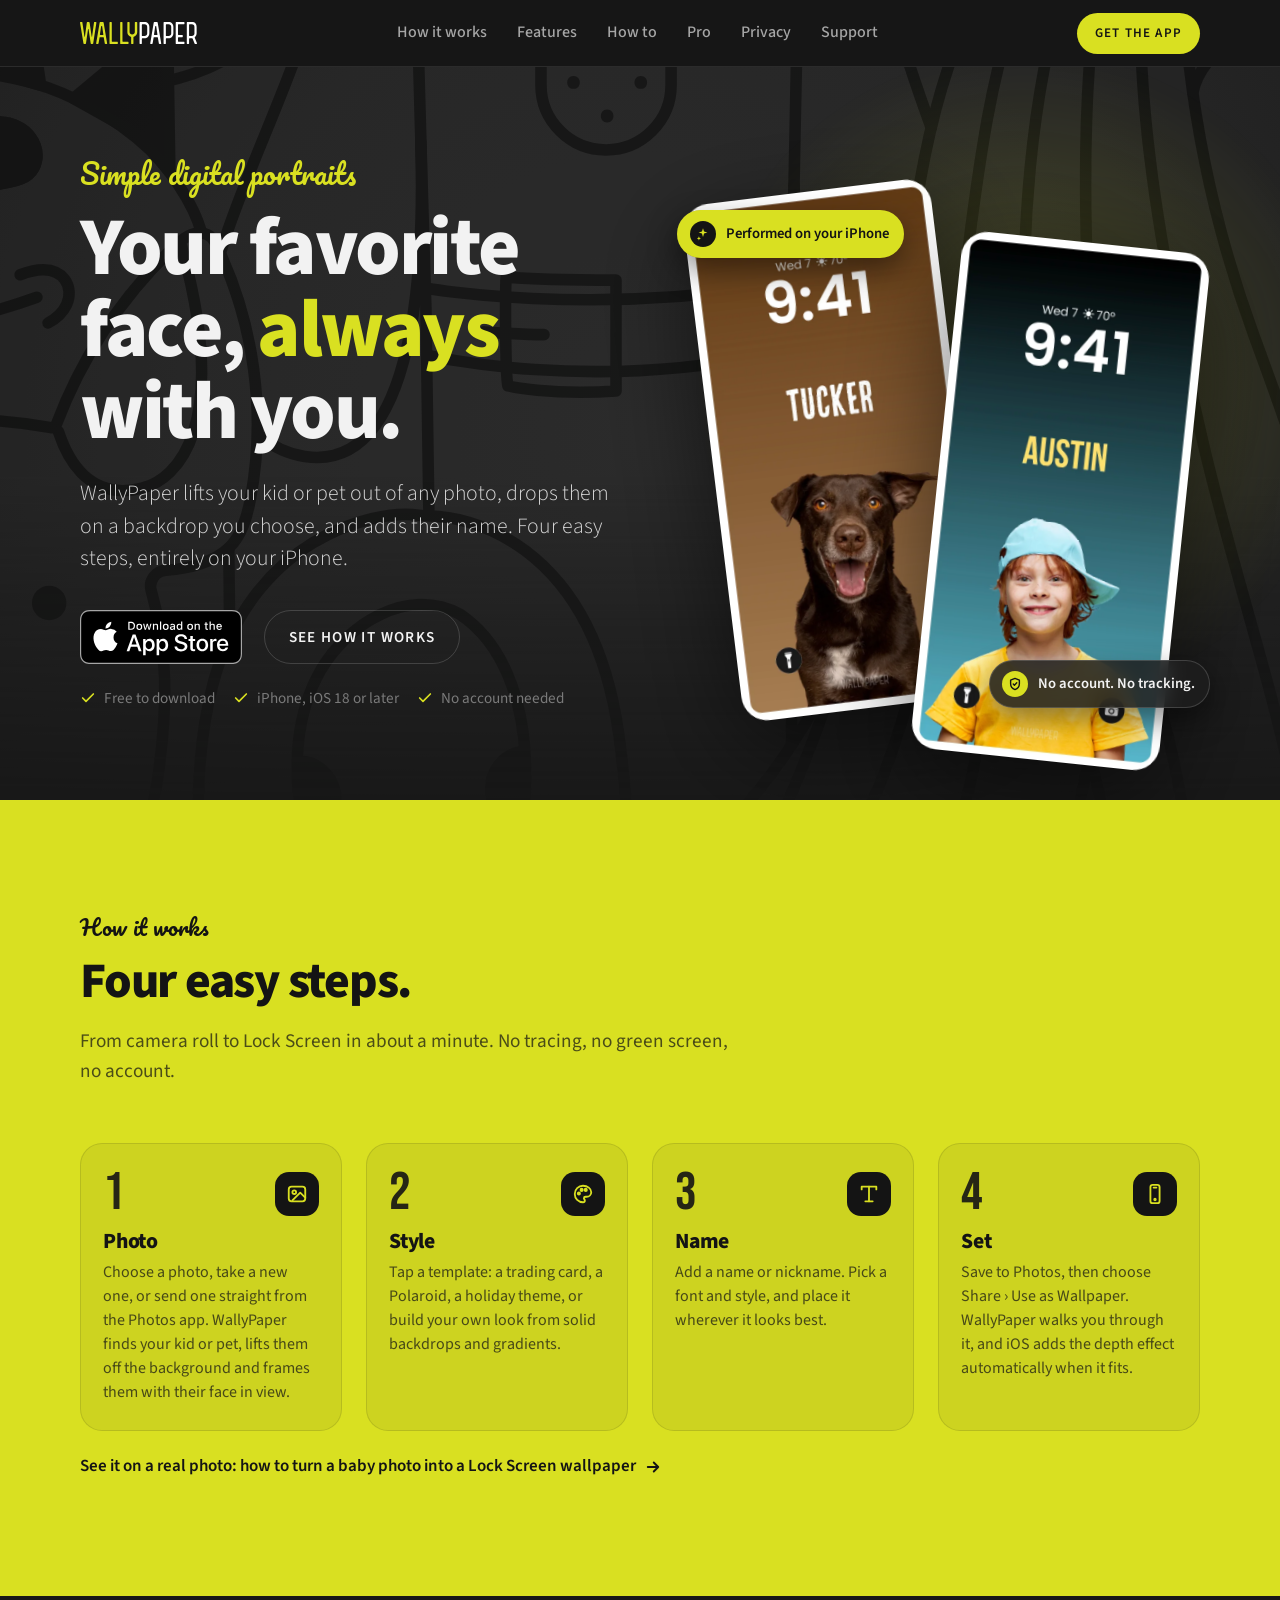
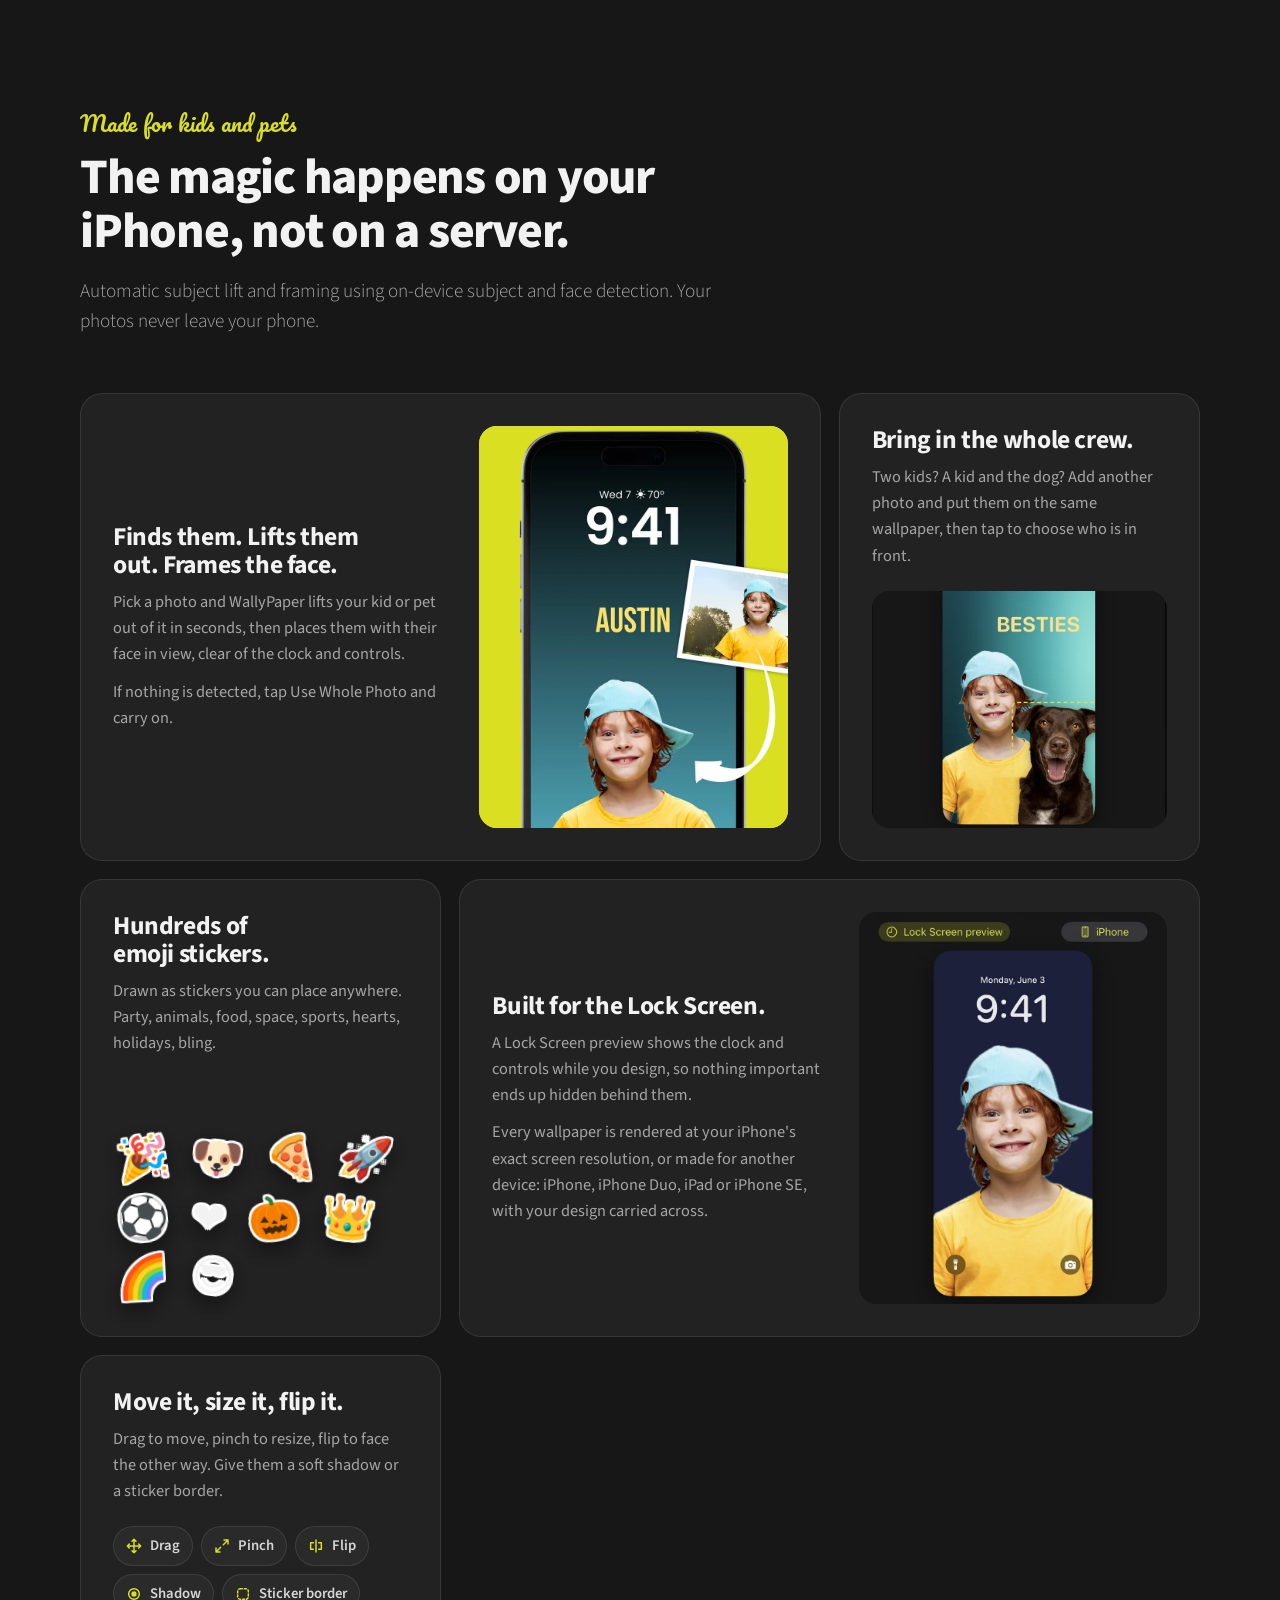
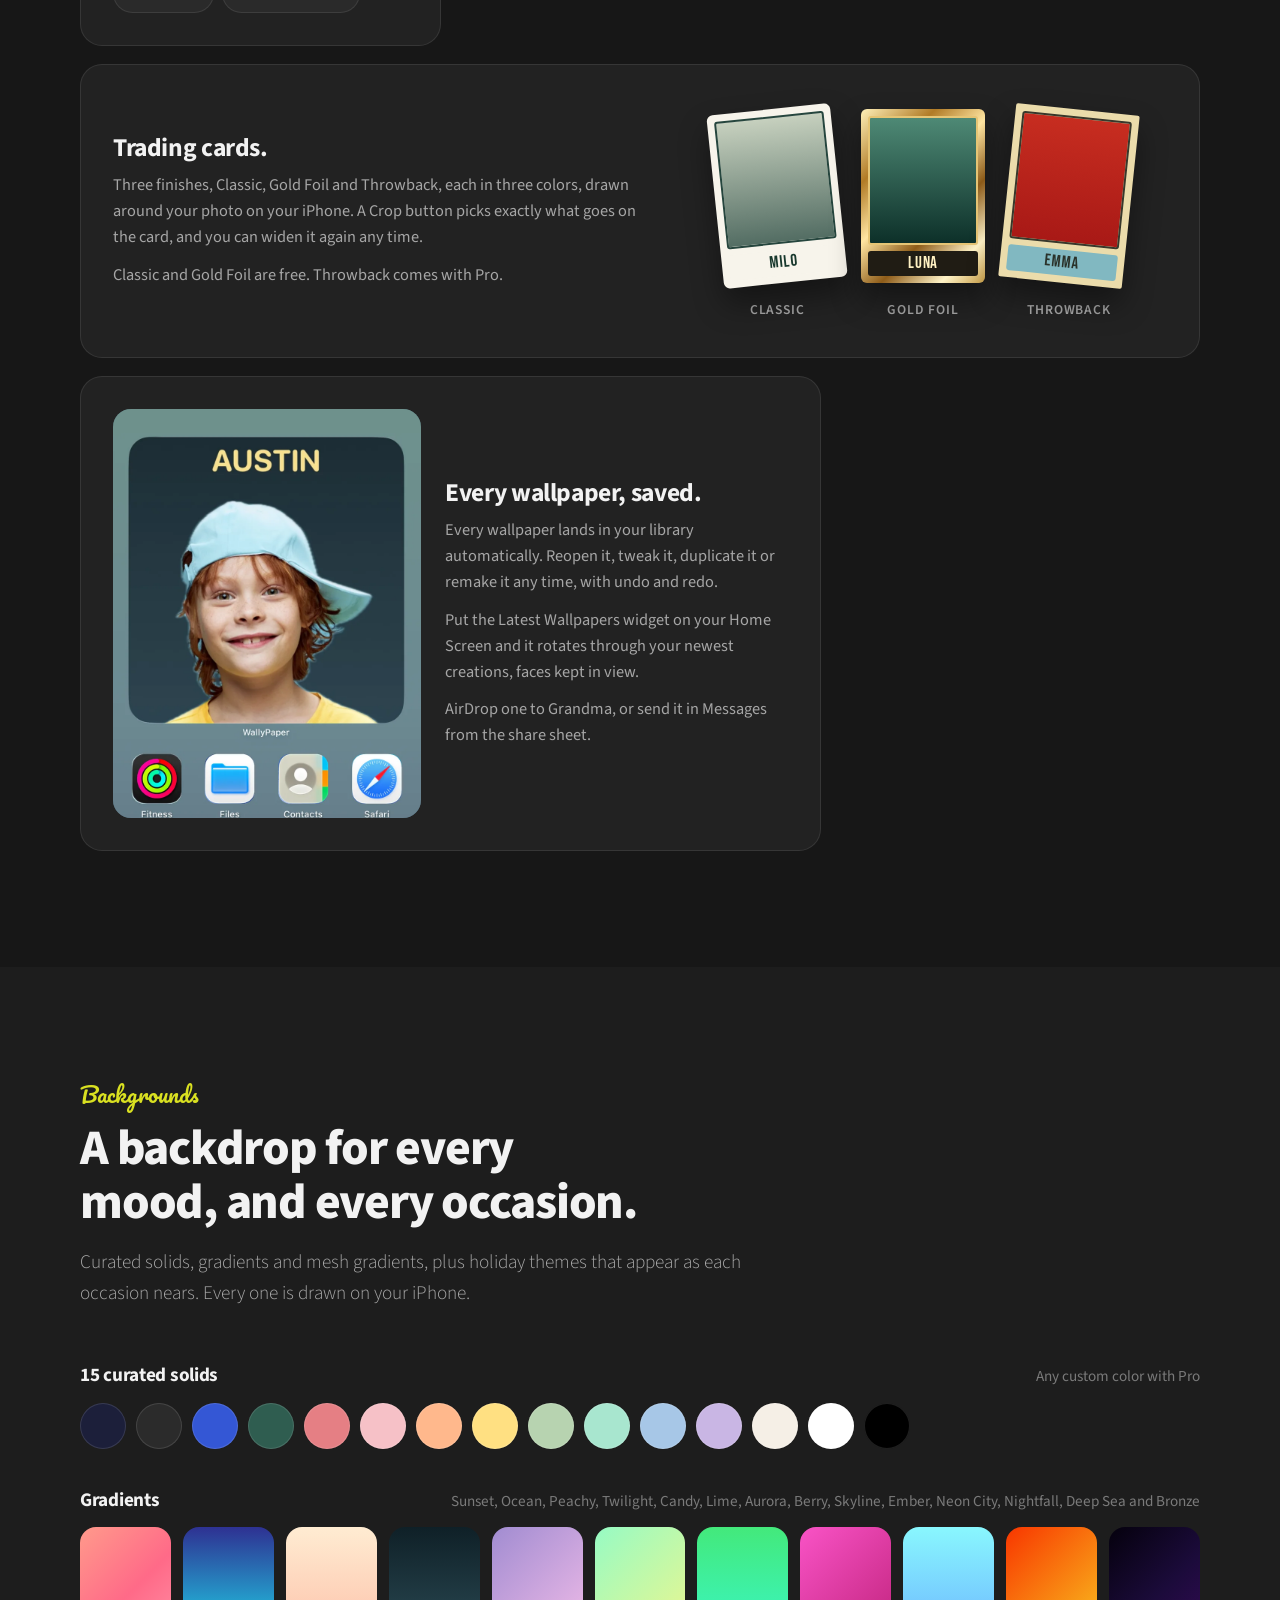
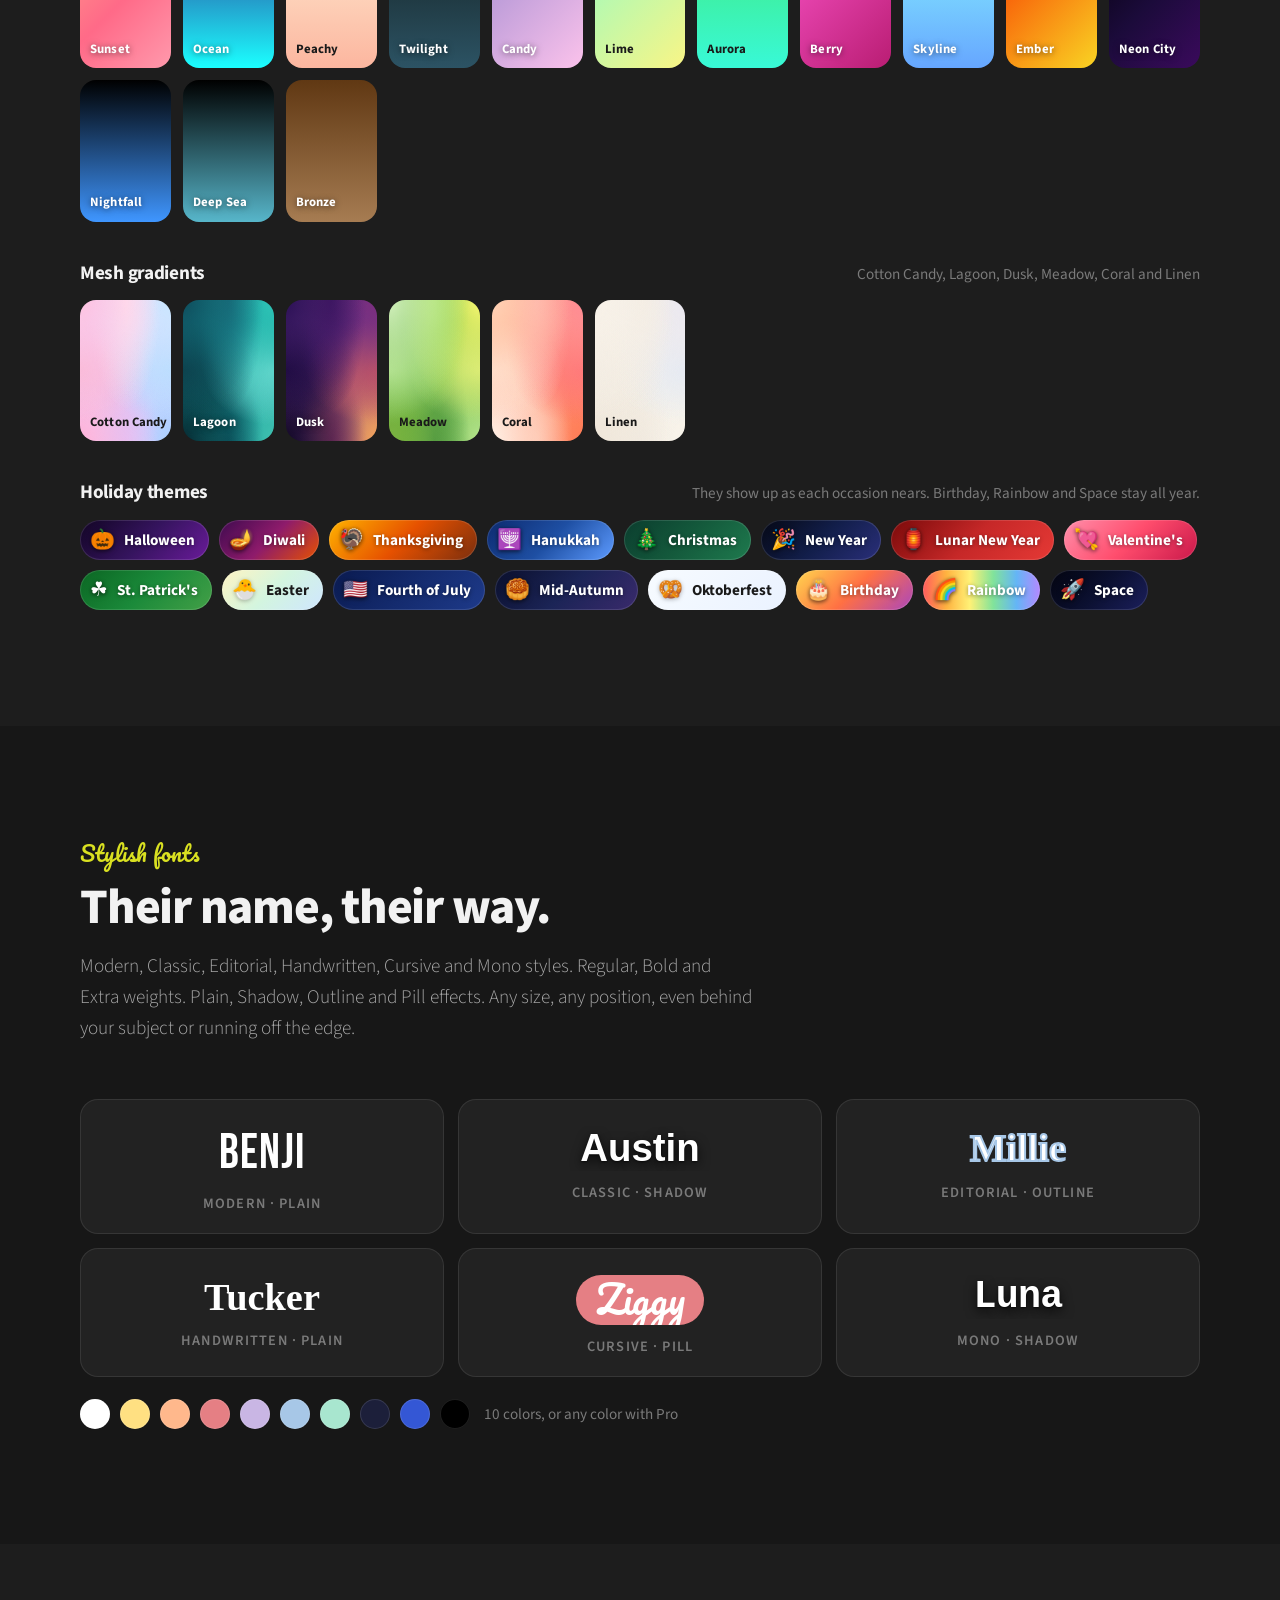
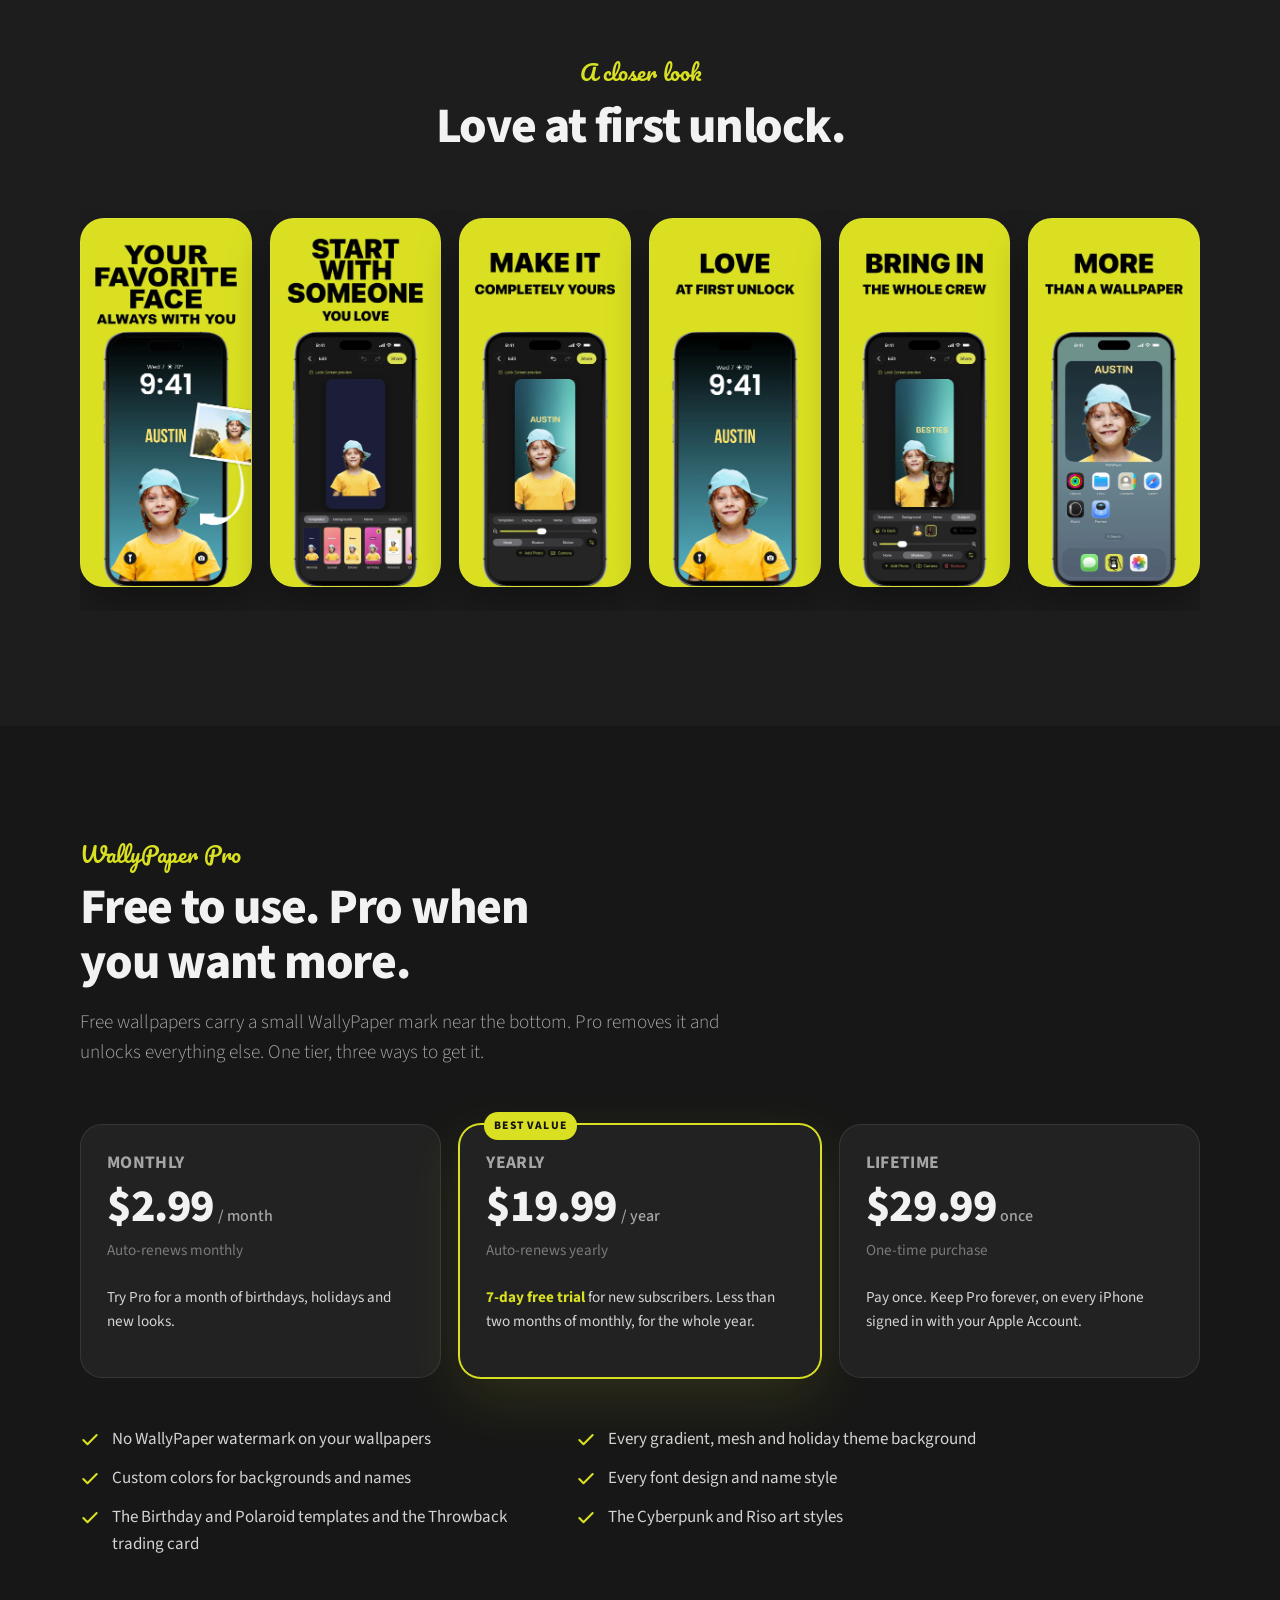
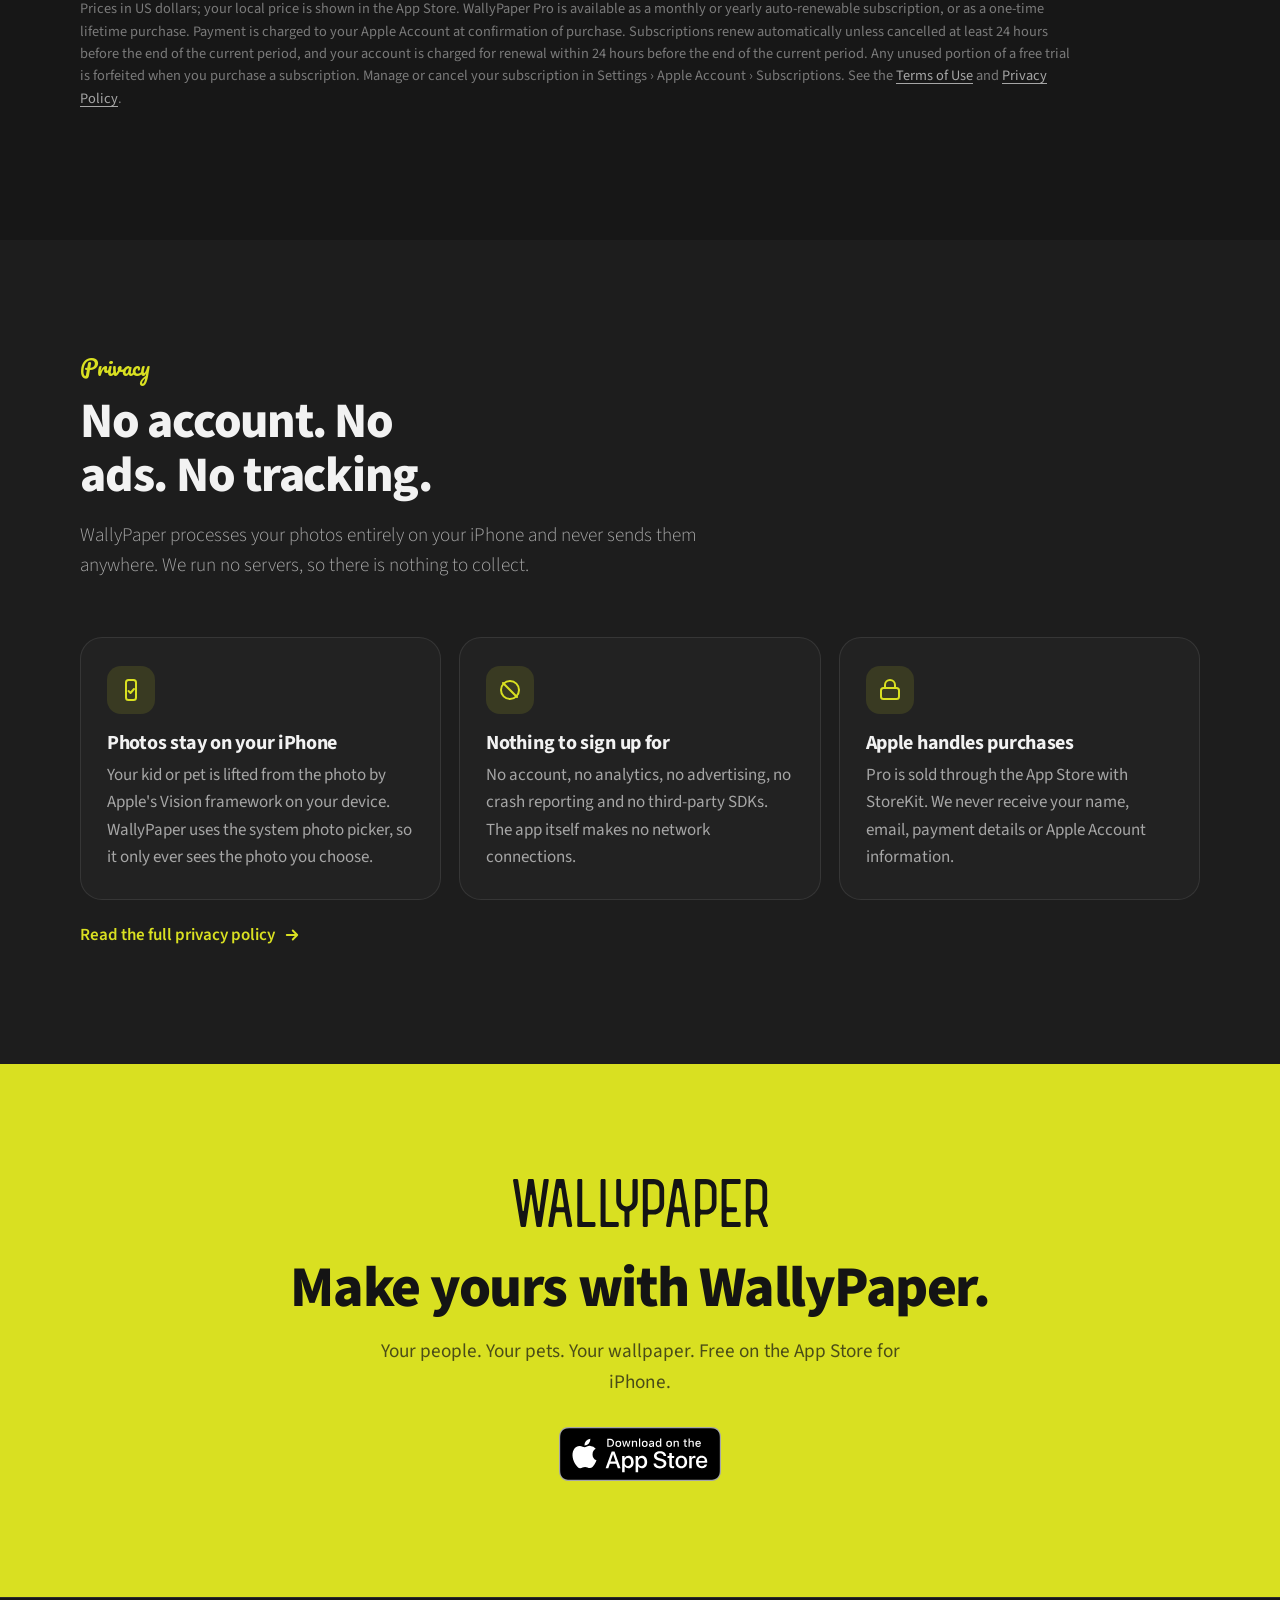
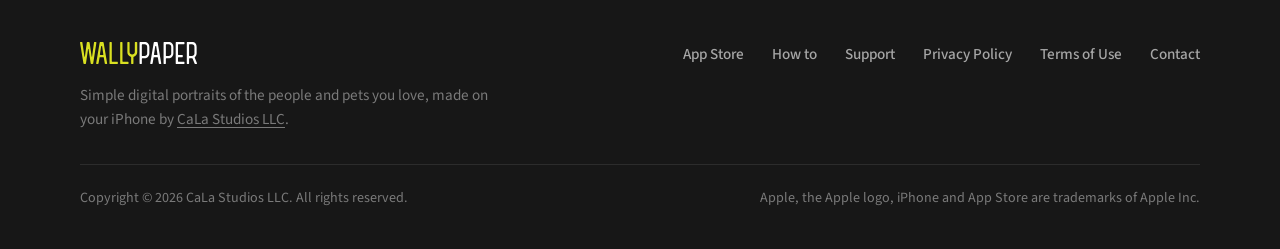
<file: index.html>
<!DOCTYPE html>
<html lang="en">
<head>
  <meta charset="utf-8">
  <meta name="viewport" content="width=device-width, initial-scale=1, viewport-fit=cover">
  <title>WallyPaper – Turn a photo of your kid or pet into an iPhone wallpaper</title>
  <meta name="description" content="Turn a photo of your kid or pet into an iPhone wallpaper with their name. Four easy steps, entirely on your iPhone. No account, no ads, no tracking.">
  <link rel="canonical" href="https://wallypaper.app/">
  <meta name="theme-color" content="#171717">
  <meta name="apple-itunes-app" content="app-id=6805213479">

  <meta property="og:type" content="website">
  <meta property="og:site_name" content="WallyPaper">
  <meta property="og:title" content="WallyPaper – Your favorite face, always with you">
  <meta property="og:description" content="Turn a photo of your kid or pet into a personalized iPhone wallpaper in four easy steps. Lifted from the photo on your iPhone, never uploaded.">
  <meta property="og:url" content="https://wallypaper.app/">
  <meta property="og:image" content="https://wallypaper.app/assets/img/og-image.jpg">
  <meta property="og:image:width" content="1200">
  <meta property="og:image:height" content="630">
  <meta name="twitter:card" content="summary_large_image">
  <meta name="twitter:title" content="WallyPaper – Your favorite face, always with you">
  <meta name="twitter:description" content="Turn a photo of your kid or pet into a personalized iPhone wallpaper in four easy steps.">
  <meta name="twitter:image" content="https://wallypaper.app/assets/img/og-image.jpg">

  <link rel="icon" href="/assets/img/icon-32.png" sizes="32x32" type="image/png">
  <link rel="icon" href="/assets/img/icon-16.png" sizes="16x16" type="image/png">
  <link rel="apple-touch-icon" href="/assets/img/icon-180.png">
  <link rel="manifest" href="/site.webmanifest">
  <link rel="preload" href="/assets/fonts/source-sans-3.woff2" as="font" type="font/woff2" crossorigin>
  <link rel="preload" href="/assets/fonts/pacifico.woff2" as="font" type="font/woff2" crossorigin>
  <link rel="stylesheet" href="/assets/css/site.css">

  <script type="application/ld+json">
  {
    "@context": "https://schema.org",
    "@type": "SoftwareApplication",
    "name": "WallyPaper: Custom Wallpaper",
    "alternateName": "WallyPaper",
    "operatingSystem": "iOS 18.0 or later",
    "applicationCategory": "PhotoApplication",
    "description": "Lift your child or pet out of any photo and make them your wallpaper. WallyPaper places them on a background you choose and adds their name, with templates, trading cards and holiday themes. Four easy steps, entirely on your iPhone.",
    "url": "https://wallypaper.app/",
    "image": "https://wallypaper.app/assets/img/icon-512.png",
    "downloadUrl": "https://apps.apple.com/us/app/wallypaper-custom-wallpaper/id6805213479",
    "installUrl": "https://apps.apple.com/us/app/wallypaper-custom-wallpaper/id6805213479",
    "offers": { "@type": "Offer", "price": "0", "priceCurrency": "USD" },
    "author": { "@type": "Organization", "name": "CaLa Studios LLC", "url": "https://calastudios.app/", "email": "support@calastudios.app" }
  }
  </script>
</head>
<body>
  <a class="skip-link" href="#main">Skip to content</a>

  <header class="site-header">
    <div class="container nav">
      <a class="nav-brand" href="/" aria-label="WallyPaper home">
        <span class="wordmark" role="img" aria-label="WallyPaper"></span>
      </a>
      <ul class="nav-links" id="nav-links">
        <li><a href="#how">How it works</a></li>
        <li><a href="#features">Features</a></li>
        <li><a href="/how-to/">How to</a></li>
        <li><a href="#pro">Pro</a></li>
        <li><a href="#privacy">Privacy</a></li>
        <li><a href="/support">Support</a></li>
      </ul>
      <div class="nav-cta">
        <a class="btn btn-neon btn-sm" href="https://apps.apple.com/us/app/wallypaper-custom-wallpaper/id6805213479">Get the app</a>
        <button class="nav-toggle" type="button" aria-controls="nav-links" aria-expanded="false" aria-label="Menu"><span></span></button>
      </div>
    </div>
  </header>

  <main id="main">

    <!-- ============ Hero ============ -->
    <section class="hero">
      <div class="hero-bg" aria-hidden="true">
        <div class="doodles"></div>
        <div class="glow"></div>
      </div>
      <div class="container hero-grid">
        <div class="hero-copy">
          <span class="eyebrow">Simple digital portraits</span>
          <h1>Your favorite face, <span class="accent">always</span> with you.</h1>
          <p class="hero-sub">WallyPaper lifts your kid or pet out of any photo, drops them on a backdrop you choose, and adds their name. Four easy steps, entirely on your iPhone.</p>
          <div class="hero-cta">
            <a class="badge-link" href="https://apps.apple.com/us/app/wallypaper-custom-wallpaper/id6805213479">
              <img src="/assets/img/app-store-badge.svg" alt="Download on the App Store" width="162" height="54">
            </a>
            <a class="btn btn-ghost" href="#how">See how it works</a>
          </div>
          <ul class="hero-meta">
            <li><svg viewBox="0 0 24 24" fill="none" stroke="currentColor" stroke-width="2.5" stroke-linecap="round" stroke-linejoin="round" aria-hidden="true"><path d="M20 6 9 17l-5-5"/></svg>Free to download</li>
            <li><svg viewBox="0 0 24 24" fill="none" stroke="currentColor" stroke-width="2.5" stroke-linecap="round" stroke-linejoin="round" aria-hidden="true"><path d="M20 6 9 17l-5-5"/></svg>iPhone, iOS 18 or later</li>
            <li><svg viewBox="0 0 24 24" fill="none" stroke="currentColor" stroke-width="2.5" stroke-linecap="round" stroke-linejoin="round" aria-hidden="true"><path d="M20 6 9 17l-5-5"/></svg>No account needed</li>
          </ul>
        </div>
        <div class="hero-visual">
          <div class="phone phone--a"><img src="/assets/img/mockup-dog.webp" alt="An iPhone Lock Screen wallpaper of a smiling brown dog with the name Tucker above him" width="600" height="1254" fetchpriority="high"></div>
          <div class="phone phone--b"><img src="/assets/img/mockup-boy.webp" alt="An iPhone Lock Screen wallpaper of a boy in a blue cap with the name Austin above him" width="600" height="1254" fetchpriority="high"></div>
          <div class="chip chip--tl chip--neon" aria-hidden="true"><span class="dot"><svg viewBox="0 0 24 24" fill="currentColor"><path d="M12 2l1.8 5.7L19.5 9.5l-5.7 1.8L12 17l-1.8-5.7L4.5 9.5l5.7-1.8L12 2zM5 16l.9 2.6L8.5 19.5l-2.6.9L5 23l-.9-2.6L1.5 19.5l2.6-.9L5 16z"/></svg></span>Performed on your iPhone</div>
          <div class="chip chip--br" aria-hidden="true"><span class="dot"><svg viewBox="0 0 24 24" fill="none" stroke="currentColor" stroke-width="2.4" stroke-linecap="round" stroke-linejoin="round"><path d="M12 2.5 4.5 5.5v6c0 5 3.3 8.6 7.5 10 4.2-1.4 7.5-5 7.5-10v-6L12 2.5z"/><path d="m9 12 2 2 4-4"/></svg></span>No account. No tracking.</div>
        </div>
      </div>
    </section>

    <!-- ============ Four steps ============ -->
    <section class="section steps" id="how">
      <div class="container">
        <div class="section-head">
          <span class="eyebrow eyebrow--ink">How it works</span>
          <h2 class="title">Four easy steps.</h2>
          <p class="lede">From camera roll to Lock Screen in about a minute. No tracing, no green screen, no account.</p>
        </div>
        <ol class="steps-grid">
          <li class="step reveal">
            <div class="step-head">
              <span class="step-num">1</span>
              <span class="step-icon"><svg viewBox="0 0 24 24" fill="none" stroke="currentColor" stroke-width="2" stroke-linecap="round" stroke-linejoin="round" aria-hidden="true"><rect x="3" y="4" width="18" height="16" rx="3"/><circle cx="9" cy="10" r="2"/><path d="m21 16-5.5-5.5L7 19"/></svg></span>
            </div>
            <h3>Photo</h3>
            <p>Choose a photo, take a new one, or send one straight from the Photos app. WallyPaper finds your kid or pet, lifts them off the background and frames them with their face in view.</p>
          </li>
          <li class="step reveal">
            <div class="step-head">
              <span class="step-num">2</span>
              <span class="step-icon"><svg viewBox="0 0 24 24" fill="none" stroke="currentColor" stroke-width="2" stroke-linecap="round" stroke-linejoin="round" aria-hidden="true"><path d="M12 3a9 9 0 1 0 0 18c1.5 0 2-1 2-2 0-.6-.3-1-.6-1.4-.3-.4-.4-.8-.4-1.1 0-1 .8-1.5 1.8-1.5H16a5 5 0 0 0 5-5c0-3.9-4-7-9-7z"/><circle cx="7.5" cy="11.5" r="1.2" fill="currentColor"/><circle cx="10.5" cy="7.5" r="1.2" fill="currentColor"/><circle cx="15" cy="7.5" r="1.2" fill="currentColor"/></svg></span>
            </div>
            <h3>Style</h3>
            <p>Tap a template: a trading card, a Polaroid, a holiday theme, or build your own look from solid backdrops and gradients.</p>
          </li>
          <li class="step reveal">
            <div class="step-head">
              <span class="step-num">3</span>
              <span class="step-icon"><svg viewBox="0 0 24 24" fill="none" stroke="currentColor" stroke-width="2" stroke-linecap="round" stroke-linejoin="round" aria-hidden="true"><path d="M4 7V4h16v3"/><path d="M12 4v16"/><path d="M8 20h8"/></svg></span>
            </div>
            <h3>Name</h3>
            <p>Add a name or nickname. Pick a font and style, and place it wherever it looks best.</p>
          </li>
          <li class="step reveal">
            <div class="step-head">
              <span class="step-num">4</span>
              <span class="step-icon"><svg viewBox="0 0 24 24" fill="none" stroke="currentColor" stroke-width="2" stroke-linecap="round" stroke-linejoin="round" aria-hidden="true"><rect x="7" y="2" width="10" height="20" rx="2.5"/><path d="M10.5 5h3"/><circle cx="12" cy="18" r="0.8" fill="currentColor"/></svg></span>
            </div>
            <h3>Set</h3>
            <p>Save to Photos, then choose Share › Use as Wallpaper. WallyPaper walks you through it, and iOS adds the depth effect automatically when it fits.</p>
          </li>
        </ol>
        <a class="link-arrow reveal" href="/how-to/baby-lock-screen-wallpaper">See it on a real photo: how to turn a baby photo into a Lock Screen wallpaper <svg viewBox="0 0 24 24" fill="none" stroke="currentColor" stroke-width="2.5" stroke-linecap="round" stroke-linejoin="round" aria-hidden="true"><path d="M5 12h14M13 6l6 6-6 6"/></svg></a>
      </div>
    </section>

    <!-- ============ Features ============ -->
    <section class="section" id="features">
      <div class="container">
        <div class="section-head">
          <span class="eyebrow">Made for kids and pets</span>
          <h2 class="title">The magic happens on your iPhone, not on a server.</h2>
          <p class="lede">Automatic subject lift and framing using on-device subject and face detection. Your photos never leave your phone.</p>
        </div>

        <div class="bento">
          <article class="card span-4 card--split reveal">
            <div class="card-body">
              <h3>Finds them. Lifts them out. Frames the face.</h3>
              <p>Pick a photo and WallyPaper lifts your kid or pet out of it in seconds, then places them with their face in view, clear of the clock and controls.</p>
              <p>If nothing is detected, tap Use Whole Photo and carry on.</p>
            </div>
            <figure class="card-figure card-figure--tall">
              <img src="/assets/img/feat-cutout.webp" alt="A photo of a boy in a blue cap becomes a Lock Screen wallpaper with his name above him" width="800" height="1212" loading="lazy">
            </figure>
          </article>

          <article class="card span-2 card--figure-bottom reveal">
            <div class="card-body">
              <h3>Bring in the whole crew.</h3>
              <p>Two kids? A kid and the dog? Add another photo and put them on the same wallpaper, then tap to choose who is in front.</p>
            </div>
            <figure class="card-figure card-figure--bottom card-figure--crew">
              <img src="/assets/img/feat-crew.webp" alt="A boy and a dog together on one wallpaper labeled Besties in the WallyPaper editor" width="860" height="690" loading="lazy">
            </figure>
          </article>

          <article class="card span-2 reveal">
            <div class="card-body">
              <h3>Hundreds of emoji stickers.</h3>
              <p>Drawn as stickers you can place anywhere. Party, animals, food, space, sports, hearts, holidays, bling.</p>
              <div class="stickers" aria-hidden="true">
                <span class="sticker" style="--r:-8deg">🎉</span><span class="sticker" style="--r:6deg">🐶</span><span class="sticker" style="--r:-4deg">🍕</span><span class="sticker" style="--r:9deg">🚀</span><span class="sticker" style="--r:-6deg">⚽️</span><span class="sticker" style="--r:5deg">❤️</span><span class="sticker" style="--r:-9deg">🎃</span><span class="sticker" style="--r:7deg">👑</span><span class="sticker" style="--r:-3deg">🌈</span><span class="sticker" style="--r:8deg">😎</span>
              </div>
            </div>
          </article>

          <article class="card span-4 card--split reveal">
            <div class="card-body">
              <h3>Built for the Lock Screen.</h3>
              <p>A Lock Screen preview shows the clock and controls while you design, so nothing important ends up hidden behind them.</p>
              <p>Every wallpaper is rendered at your iPhone's exact screen resolution, or made for another device: iPhone, iPhone Duo, iPad or iPhone SE, with your design carried across.</p>
            </div>
            <figure class="card-figure card-figure--lock">
              <img src="/assets/img/feat-lockscreen.webp" alt="The WallyPaper editor with Lock Screen preview on, showing the clock and controls over a boy in a blue cap" width="800" height="1018" loading="lazy">
            </figure>
          </article>

          <article class="card span-2 reveal">
            <div class="card-body">
              <h3>Move it, size it, flip it.</h3>
              <p>Drag to move, pinch to resize, flip to face the other way. Give them a soft shadow or a sticker border.</p>
              <div class="pills" aria-label="Editing gestures">
                <span class="pill"><svg viewBox="0 0 24 24" fill="none" stroke="currentColor" stroke-width="2.2" stroke-linecap="round" stroke-linejoin="round" aria-hidden="true"><path d="M5 9l-3 3 3 3M9 5l3-3 3 3M15 19l-3 3-3-3M19 9l3 3-3 3M2 12h20M12 2v20"/></svg>Drag</span>
                <span class="pill"><svg viewBox="0 0 24 24" fill="none" stroke="currentColor" stroke-width="2.2" stroke-linecap="round" stroke-linejoin="round" aria-hidden="true"><path d="M15 3h6v6M9 21H3v-6M21 3l-7 7M3 21l7-7"/></svg>Pinch</span>
                <span class="pill"><svg viewBox="0 0 24 24" fill="none" stroke="currentColor" stroke-width="2.2" stroke-linecap="round" stroke-linejoin="round" aria-hidden="true"><path d="M12 3v18M8 7H4v10h4M16 7h4v10h-4"/></svg>Flip</span>
                <span class="pill"><svg viewBox="0 0 24 24" fill="none" stroke="currentColor" stroke-width="2.2" stroke-linecap="round" stroke-linejoin="round" aria-hidden="true"><circle cx="12" cy="12" r="8"/><circle cx="12" cy="12" r="4" fill="currentColor" stroke="none"/></svg>Shadow</span>
                <span class="pill"><svg viewBox="0 0 24 24" fill="none" stroke="currentColor" stroke-width="2.2" stroke-linecap="round" stroke-linejoin="round" aria-hidden="true"><rect x="4" y="4" width="16" height="16" rx="4" stroke-dasharray="3 3"/></svg>Sticker border</span>
              </div>
            </div>
          </article>

          <article class="card span-6 card--split reveal">
            <div class="card-body">
              <h3>Trading cards.</h3>
              <p>Three finishes, Classic, Gold Foil and Throwback, each in three colors, drawn around your photo on your iPhone. A Crop button picks exactly what goes on the card, and you can widen it again any time.</p>
              <p>Classic and Gold Foil are free. Throwback comes with Pro.</p>
            </div>
            <div class="card-fan" aria-hidden="true">
              <div class="mini-card-wrap"><div class="mini-card mini-card--classic"><span class="mini-card-scene"></span><span class="mini-card-plate">MILO</span></div><span class="mini-card-name">Classic</span></div>
              <div class="mini-card-wrap"><div class="mini-card mini-card--gold"><span class="mini-card-scene"></span><span class="mini-card-plate">LUNA</span></div><span class="mini-card-name">Gold Foil</span></div>
              <div class="mini-card-wrap"><div class="mini-card mini-card--throwback"><span class="mini-card-scene"></span><span class="mini-card-plate">EMMA</span></div><span class="mini-card-name">Throwback</span></div>
            </div>
          </article>

          <article class="card span-4 card--split card--split-rev reveal">
            <div class="card-body">
              <h3>Every wallpaper, saved.</h3>
              <p>Every wallpaper lands in your library automatically. Reopen it, tweak it, duplicate it or remake it any time, with undo and redo.</p>
              <p>Put the Latest Wallpapers widget on your Home Screen and it rotates through your newest creations, faces kept in view.</p>
              <p>AirDrop one to Grandma, or send it in Messages from the share sheet.</p>
            </div>
            <figure class="card-figure card-figure--widget">
              <img src="/assets/img/feat-widget.webp" alt="An iPhone Home Screen with the WallyPaper Latest Wallpapers widget showing a boy in a blue cap" width="820" height="1090" loading="lazy">
            </figure>
          </article>
        </div>
      </div>
    </section>

    <!-- ============ Backgrounds ============ -->
    <section class="section section--alt" id="backgrounds">
      <div class="container">
        <div class="section-head">
          <span class="eyebrow">Backgrounds</span>
          <h2 class="title">A backdrop for every mood, and every occasion.</h2>
          <p class="lede">Curated solids, gradients and mesh gradients, plus holiday themes that appear as each occasion nears. Every one is drawn on your iPhone.</p>
        </div>

        <div class="swatch-group reveal">
          <div class="swatch-head"><h3>15 curated solids</h3><p>Any custom color with Pro</p></div>
          <ul class="solids" aria-label="Solid colors">
            <li class="solid" style="background:#1C1F3A" title="Midnight"></li>
            <li class="solid" style="background:#2B2B2B" title="Charcoal"></li>
            <li class="solid" style="background:#3457D5" title="Cobalt"></li>
            <li class="solid" style="background:#2F5D50" title="Forest"></li>
            <li class="solid" style="background:#E57F84" title="Rose"></li>
            <li class="solid" style="background:#F6C1C7" title="Blush"></li>
            <li class="solid" style="background:#FFB88C" title="Peach"></li>
            <li class="solid" style="background:#FFE082" title="Butter"></li>
            <li class="solid" style="background:#B7D3B0" title="Sage"></li>
            <li class="solid" style="background:#A8E6CF" title="Mint"></li>
            <li class="solid" style="background:#A7C7E7" title="Sky"></li>
            <li class="solid" style="background:#C9B6E4" title="Lavender"></li>
            <li class="solid" style="background:#F5EFE6" title="Cream"></li>
            <li class="solid" style="background:#FFFFFF" title="White"></li>
            <li class="solid" style="background:#000000" title="Black"></li>
          </ul>
        </div>

        <div class="swatch-group reveal">
          <div class="swatch-head"><h3>Gradients</h3><p>Sunset, Ocean, Peachy, Twilight, Candy, Lime, Aurora, Berry, Skyline, Ember, Neon City, Nightfall, Deep Sea and Bronze</p></div>
          <ul class="gradients" aria-label="Gradient backgrounds">
            <li class="grad" style="background:linear-gradient(135deg,#FF9A8B,#FF6A88,#FF99AC)"><span>Sunset</span></li>
            <li class="grad" style="background:linear-gradient(180deg,#2E3192,#1BFFFF)"><span>Ocean</span></li>
            <li class="grad grad--light" style="background:linear-gradient(180deg,#FFECD2,#FCB69F)"><span>Peachy</span></li>
            <li class="grad" style="background:linear-gradient(180deg,#0F2027,#203A43,#2C5364)"><span>Twilight</span></li>
            <li class="grad" style="background:linear-gradient(135deg,#A18CD1,#FBC2EB)"><span>Candy</span></li>
            <li class="grad grad--light" style="background:linear-gradient(135deg,#96FBC4,#F9F586)"><span>Lime</span></li>
            <li class="grad grad--light" style="background:linear-gradient(180deg,#43E97B,#38F9D7)"><span>Aurora</span></li>
            <li class="grad" style="background:linear-gradient(135deg,#F953C6,#B91D73)"><span>Berry</span></li>
            <li class="grad" style="background:linear-gradient(180deg,#89F7FE,#66A6FF)"><span>Skyline</span></li>
            <li class="grad" style="background:linear-gradient(135deg,#F83600,#F9D423)"><span>Ember</span></li>
            <li class="grad" style="background:linear-gradient(135deg,#05010D,#1B0B3A,#3A0A5C)"><span>Neon City</span></li>
            <li class="grad" style="background:linear-gradient(0deg,#3F96FF,#000000)"><span>Nightfall</span></li>
            <li class="grad" style="background:linear-gradient(0deg,#57B6CA,#000000)"><span>Deep Sea</span></li>
            <li class="grad" style="background:linear-gradient(0deg,#A67C52,#603813)"><span>Bronze</span></li>
          </ul>
        </div>

        <div class="swatch-group reveal">
          <div class="swatch-head"><h3>Mesh gradients</h3><p>Cotton Candy, Lagoon, Dusk, Meadow, Coral and Linen</p></div>
          <ul class="gradients" aria-label="Mesh gradient backgrounds">
            <li class="grad grad--light mesh-cottoncandy"><span>Cotton Candy</span></li>
            <li class="grad mesh-lagoon"><span>Lagoon</span></li>
            <li class="grad mesh-dusk"><span>Dusk</span></li>
            <li class="grad grad--light mesh-meadow"><span>Meadow</span></li>
            <li class="grad grad--light mesh-coral"><span>Coral</span></li>
            <li class="grad grad--light mesh-linen"><span>Linen</span></li>
          </ul>
        </div>

        <div class="swatch-group reveal">
          <div class="swatch-head"><h3>Holiday themes</h3><p>They show up as each occasion nears. Birthday, Rainbow and Space stay all year.</p></div>
          <ul class="themes" aria-label="Holiday and occasion themes">
            <li class="theme" style="background:linear-gradient(135deg,#120524,#35145E,#6A1B9A)"><span class="emoji">🎃</span>Halloween</li>
            <li class="theme" style="background:linear-gradient(135deg,#3E0A4F,#8E1B6B,#E65100)"><span class="emoji">🪔</span>Diwali</li>
            <li class="theme" style="background:linear-gradient(135deg,#FFB300,#E65100,#7A2E0E)"><span class="emoji">🦃</span>Thanksgiving</li>
            <li class="theme" style="background:linear-gradient(135deg,#0D2A6F,#1E4FA3,#5D9BFF)"><span class="emoji">🕎</span>Hanukkah</li>
            <li class="theme" style="background:linear-gradient(135deg,#0B3D2E,#145A3C,#1E7A4E)"><span class="emoji">🎄</span>Christmas</li>
            <li class="theme" style="background:linear-gradient(135deg,#050814,#121E4A,#2A2F7A)"><span class="emoji">🎉</span>New Year</li>
            <li class="theme" style="background:linear-gradient(135deg,#7A0A0A,#C62828,#E53935)"><span class="emoji">🏮</span>Lunar New Year</li>
            <li class="theme" style="background:linear-gradient(135deg,#FF8FAB,#FF4D6D,#C9184A)"><span class="emoji">💘</span>Valentine's</li>
            <li class="theme" style="background:linear-gradient(135deg,#0B6623,#1B8A3A,#43A047)"><span class="emoji">☘️</span>St. Patrick's</li>
            <li class="theme theme--light" style="background:linear-gradient(135deg,#FFF4C2,#D3F5DF,#CFE6FF)"><span class="emoji">🐣</span>Easter</li>
            <li class="theme" style="background:linear-gradient(135deg,#0A1A4F,#142B6E,#1E3A8A)"><span class="emoji">🇺🇸</span>Fourth of July</li>
            <li class="theme" style="background:linear-gradient(135deg,#0A0F2C,#1B2456,#3A2A6C)"><span class="emoji">🥮</span>Mid-Autumn</li>
            <li class="theme theme--light" style="background:linear-gradient(135deg,#F7FBFF,#EAF2FF)"><span class="emoji">🥨</span>Oktoberfest</li>
            <li class="theme" style="background:linear-gradient(135deg,#FFD54F,#FF7043,#AB47BC)"><span class="emoji">🎂</span>Birthday</li>
            <li class="theme" style="background:linear-gradient(90deg,#FF5C5C,#FFB340,#FFF176,#81E39A,#64B5F6,#B388FF)"><span class="emoji">🌈</span>Rainbow</li>
            <li class="theme" style="background:linear-gradient(135deg,#03040F,#0B1030,#1B1F5C)"><span class="emoji">🚀</span>Space</li>
          </ul>
        </div>
      </div>
    </section>

    <!-- ============ Names & fonts ============ -->
    <section class="section" id="names">
      <div class="container">
        <div class="section-head">
          <span class="eyebrow">Stylish fonts</span>
          <h2 class="title">Their name, their way.</h2>
          <p class="lede">Modern, Classic, Editorial, Handwritten, Cursive and Mono styles. Regular, Bold and Extra weights. Plain, Shadow, Outline and Pill effects. Any size, any position, even behind your subject or running off the edge.</p>
        </div>
        <div class="names-grid reveal" aria-label="Name styles and effects">
          <div class="name-tile"><div class="demo font-modern style-plain">BENJI</div><div class="label">Modern · Plain</div></div>
          <div class="name-tile"><div class="demo font-classic style-shadow">Austin</div><div class="label">Classic · Shadow</div></div>
          <div class="name-tile"><div class="demo font-editorial style-outline">Millie</div><div class="label">Editorial · Outline</div></div>
          <div class="name-tile"><div class="demo font-handwritten style-plain">Tucker</div><div class="label">Handwritten · Plain</div></div>
          <div class="name-tile"><div class="demo font-cursive"><span class="style-pill">Ziggy</span></div><div class="label">Cursive · Pill</div></div>
          <div class="name-tile"><div class="demo font-mono style-shadow">Luna</div><div class="label">Mono · Shadow</div></div>
        </div>
        <div class="name-colors reveal" aria-label="Name colors">
          <span class="solid" style="background:#FFFFFF"></span>
          <span class="solid" style="background:#FFE082"></span>
          <span class="solid" style="background:#FFB88C"></span>
          <span class="solid" style="background:#E57F84"></span>
          <span class="solid" style="background:#C9B6E4"></span>
          <span class="solid" style="background:#A7C7E7"></span>
          <span class="solid" style="background:#A8E6CF"></span>
          <span class="solid" style="background:#1C1F3A"></span>
          <span class="solid" style="background:#3457D5"></span>
          <span class="solid" style="background:#000000"></span>
          <span class="more">10 colors, or any color with Pro</span>
        </div>
      </div>
    </section>

    <!-- ============ Screenshots ============ -->
    <section class="section section--alt" id="gallery">
      <div class="container">
        <div class="section-head section-head--center">
          <span class="eyebrow">A closer look</span>
          <h2 class="title">Love at first unlock.</h2>
        </div>
      </div>
      <div class="container">
        <ul class="shots" aria-label="App Store screenshots">
          <li class="shot"><img src="/assets/img/shot-01-your-favorite-face.webp" alt="Your favorite face, always with you: a boy's photo becomes a Lock Screen wallpaper" width="720" height="1558" loading="lazy"></li>
          <li class="shot"><img src="/assets/img/shot-02-start-with-someone.webp" alt="Start with someone you love: the editor with the Templates row" width="720" height="1558" loading="lazy"></li>
          <li class="shot"><img src="/assets/img/shot-03-make-it-yours.webp" alt="Make it completely yours: the Subject tab with size, shadow and sticker controls" width="720" height="1558" loading="lazy"></li>
          <li class="shot"><img src="/assets/img/shot-04-love-at-first-unlock.webp" alt="Love at first unlock: the finished wallpaper on a Lock Screen" width="720" height="1558" loading="lazy"></li>
          <li class="shot"><img src="/assets/img/shot-05-bring-in-the-crew.webp" alt="Bring in the whole crew: a boy and a dog on one wallpaper labeled Besties" width="720" height="1558" loading="lazy"></li>
          <li class="shot"><img src="/assets/img/shot-06-more-than-a-wallpaper.webp" alt="More than a wallpaper: the Latest Wallpapers widget on a Home Screen" width="720" height="1558" loading="lazy"></li>
        </ul>
      </div>
    </section>

    <!-- ============ Pro ============ -->
    <section class="section" id="pro">
      <div class="container">
        <div class="section-head">
          <span class="eyebrow">WallyPaper Pro</span>
          <h2 class="title">Free to use. Pro when you want more.</h2>
          <p class="lede">Free wallpapers carry a small WallyPaper mark near the bottom. Pro removes it and unlocks everything else. One tier, three ways to get it.</p>
        </div>

        <ul class="plans reveal" aria-label="WallyPaper Pro plans">
          <li class="plan">
            <h3>Monthly</h3>
            <div class="price">$2.99<small>/ month</small></div>
            <div class="per">Auto-renews monthly</div>
            <p class="note">Try Pro for a month of birthdays, holidays and new looks.</p>
          </li>
          <li class="plan plan--featured">
            <span class="plan-flag">Best value</span>
            <h3>Yearly</h3>
            <div class="price">$19.99<small>/ year</small></div>
            <div class="per">Auto-renews yearly</div>
            <p class="note"><strong>7-day free trial</strong> for new subscribers. Less than two months of monthly, for the whole year.</p>
          </li>
          <li class="plan">
            <h3>Lifetime</h3>
            <div class="price">$29.99<small>once</small></div>
            <div class="per">One-time purchase</div>
            <p class="note">Pay once. Keep Pro forever, on every iPhone signed in with your Apple Account.</p>
          </li>
        </ul>

        <ul class="pro-unlocks reveal" aria-label="What Pro unlocks">
          <li><svg viewBox="0 0 24 24" fill="none" stroke="currentColor" stroke-width="2.5" stroke-linecap="round" stroke-linejoin="round" aria-hidden="true"><path d="M20 6 9 17l-5-5"/></svg>No WallyPaper watermark on your wallpapers</li>
          <li><svg viewBox="0 0 24 24" fill="none" stroke="currentColor" stroke-width="2.5" stroke-linecap="round" stroke-linejoin="round" aria-hidden="true"><path d="M20 6 9 17l-5-5"/></svg>Every gradient, mesh and holiday theme background</li>
          <li><svg viewBox="0 0 24 24" fill="none" stroke="currentColor" stroke-width="2.5" stroke-linecap="round" stroke-linejoin="round" aria-hidden="true"><path d="M20 6 9 17l-5-5"/></svg>Custom colors for backgrounds and names</li>
          <li><svg viewBox="0 0 24 24" fill="none" stroke="currentColor" stroke-width="2.5" stroke-linecap="round" stroke-linejoin="round" aria-hidden="true"><path d="M20 6 9 17l-5-5"/></svg>Every font design and name style</li>
          <li><svg viewBox="0 0 24 24" fill="none" stroke="currentColor" stroke-width="2.5" stroke-linecap="round" stroke-linejoin="round" aria-hidden="true"><path d="M20 6 9 17l-5-5"/></svg>The Birthday and Polaroid templates and the Throwback trading card</li>
          <li><svg viewBox="0 0 24 24" fill="none" stroke="currentColor" stroke-width="2.5" stroke-linecap="round" stroke-linejoin="round" aria-hidden="true"><path d="M20 6 9 17l-5-5"/></svg>The Cyberpunk and Riso art styles</li>
        </ul>

        <p class="fineprint reveal">Prices in US dollars; your local price is shown in the App Store. WallyPaper Pro is available as a monthly or yearly auto-renewable subscription, or as a one-time lifetime purchase. Payment is charged to your Apple Account at confirmation of purchase. Subscriptions renew automatically unless cancelled at least 24 hours before the end of the current period, and your account is charged for renewal within 24 hours before the end of the current period. Any unused portion of a free trial is forfeited when you purchase a subscription. Manage or cancel your subscription in Settings › Apple Account › Subscriptions. See the <a href="https://www.apple.com/legal/internet-services/itunes/dev/stdeula/">Terms of Use</a> and <a href="/privacy">Privacy Policy</a>.</p>
      </div>
    </section>

    <!-- ============ Privacy ============ -->
    <section class="section section--alt" id="privacy">
      <div class="container">
        <div class="section-head">
          <span class="eyebrow">Privacy</span>
          <h2 class="title">No account. No ads. No tracking.</h2>
          <p class="lede">WallyPaper processes your photos entirely on your iPhone and never sends them anywhere. We run no servers, so there is nothing to collect.</p>
        </div>
        <div class="pillars">
          <div class="pillar reveal">
            <div class="icon"><svg viewBox="0 0 24 24" fill="none" stroke="currentColor" stroke-width="2" stroke-linecap="round" stroke-linejoin="round" aria-hidden="true"><rect x="7" y="2" width="10" height="20" rx="2.5"/><path d="m9.5 13 2 2 3.5-4"/></svg></div>
            <h3>Photos stay on your iPhone</h3>
            <p>Your kid or pet is lifted from the photo by Apple's Vision framework on your device. WallyPaper uses the system photo picker, so it only ever sees the photo you choose.</p>
          </div>
          <div class="pillar reveal">
            <div class="icon"><svg viewBox="0 0 24 24" fill="none" stroke="currentColor" stroke-width="2" stroke-linecap="round" stroke-linejoin="round" aria-hidden="true"><circle cx="12" cy="12" r="9"/><path d="m5 5 14 14"/></svg></div>
            <h3>Nothing to sign up for</h3>
            <p>No account, no analytics, no advertising, no crash reporting and no third-party SDKs. The app itself makes no network connections.</p>
          </div>
          <div class="pillar reveal">
            <div class="icon"><svg viewBox="0 0 24 24" fill="none" stroke="currentColor" stroke-width="2" stroke-linecap="round" stroke-linejoin="round" aria-hidden="true"><rect x="3" y="10" width="18" height="11" rx="2.5"/><path d="M7 10V7a5 5 0 0 1 10 0v3"/></svg></div>
            <h3>Apple handles purchases</h3>
            <p>Pro is sold through the App Store with StoreKit. We never receive your name, email, payment details or Apple Account information.</p>
          </div>
        </div>
        <a class="link-arrow reveal" href="/privacy">Read the full privacy policy <svg viewBox="0 0 24 24" fill="none" stroke="currentColor" stroke-width="2.5" stroke-linecap="round" stroke-linejoin="round" aria-hidden="true"><path d="M5 12h14M13 6l6 6-6 6"/></svg></a>
      </div>
    </section>

    <!-- ============ CTA ============ -->
    <section class="section cta" id="download">
      <div class="container">
        <span class="wordmark wordmark--lg wordmark--ink" role="img" aria-label="WallyPaper"></span>
        <h2 class="title">Make yours with WallyPaper.</h2>
        <p class="lede">Your people. Your pets. Your wallpaper. Free on the App Store for iPhone.</p>
        <div class="cta-actions">
          <a class="badge-link" href="https://apps.apple.com/us/app/wallypaper-custom-wallpaper/id6805213479">
            <img src="/assets/img/app-store-badge.svg" alt="Download on the App Store" width="162" height="54">
          </a>
        </div>
      </div>
    </section>
  </main>

  <footer class="site-footer">
    <div class="container">
      <div class="footer-grid">
        <div class="footer-brand">
          <span class="wordmark" role="img" aria-label="WallyPaper"></span>
          <p>Simple digital portraits of the people and pets you love, made on your iPhone by <a href="https://calastudios.app/">CaLa Studios LLC</a>.</p>
        </div>
        <ul class="footer-links">
          <li><a href="https://apps.apple.com/us/app/wallypaper-custom-wallpaper/id6805213479">App Store</a></li>
          <li><a href="/how-to/">How to</a></li>
          <li><a href="/support">Support</a></li>
          <li><a href="/privacy">Privacy Policy</a></li>
          <li><a href="https://www.apple.com/legal/internet-services/itunes/dev/stdeula/">Terms of Use</a></li>
          <li><a href="mailto:support@calastudios.app">Contact</a></li>
        </ul>
      </div>
      <div class="footer-meta">
        <span>Copyright © <span data-year>2026</span> CaLa Studios LLC. All rights reserved.</span>
        <span>Apple, the Apple logo, iPhone and App Store are trademarks of Apple Inc.</span>
      </div>
    </div>
  </footer>

  <script src="/assets/js/site.js" defer></script>
</body>
</html>
</file>
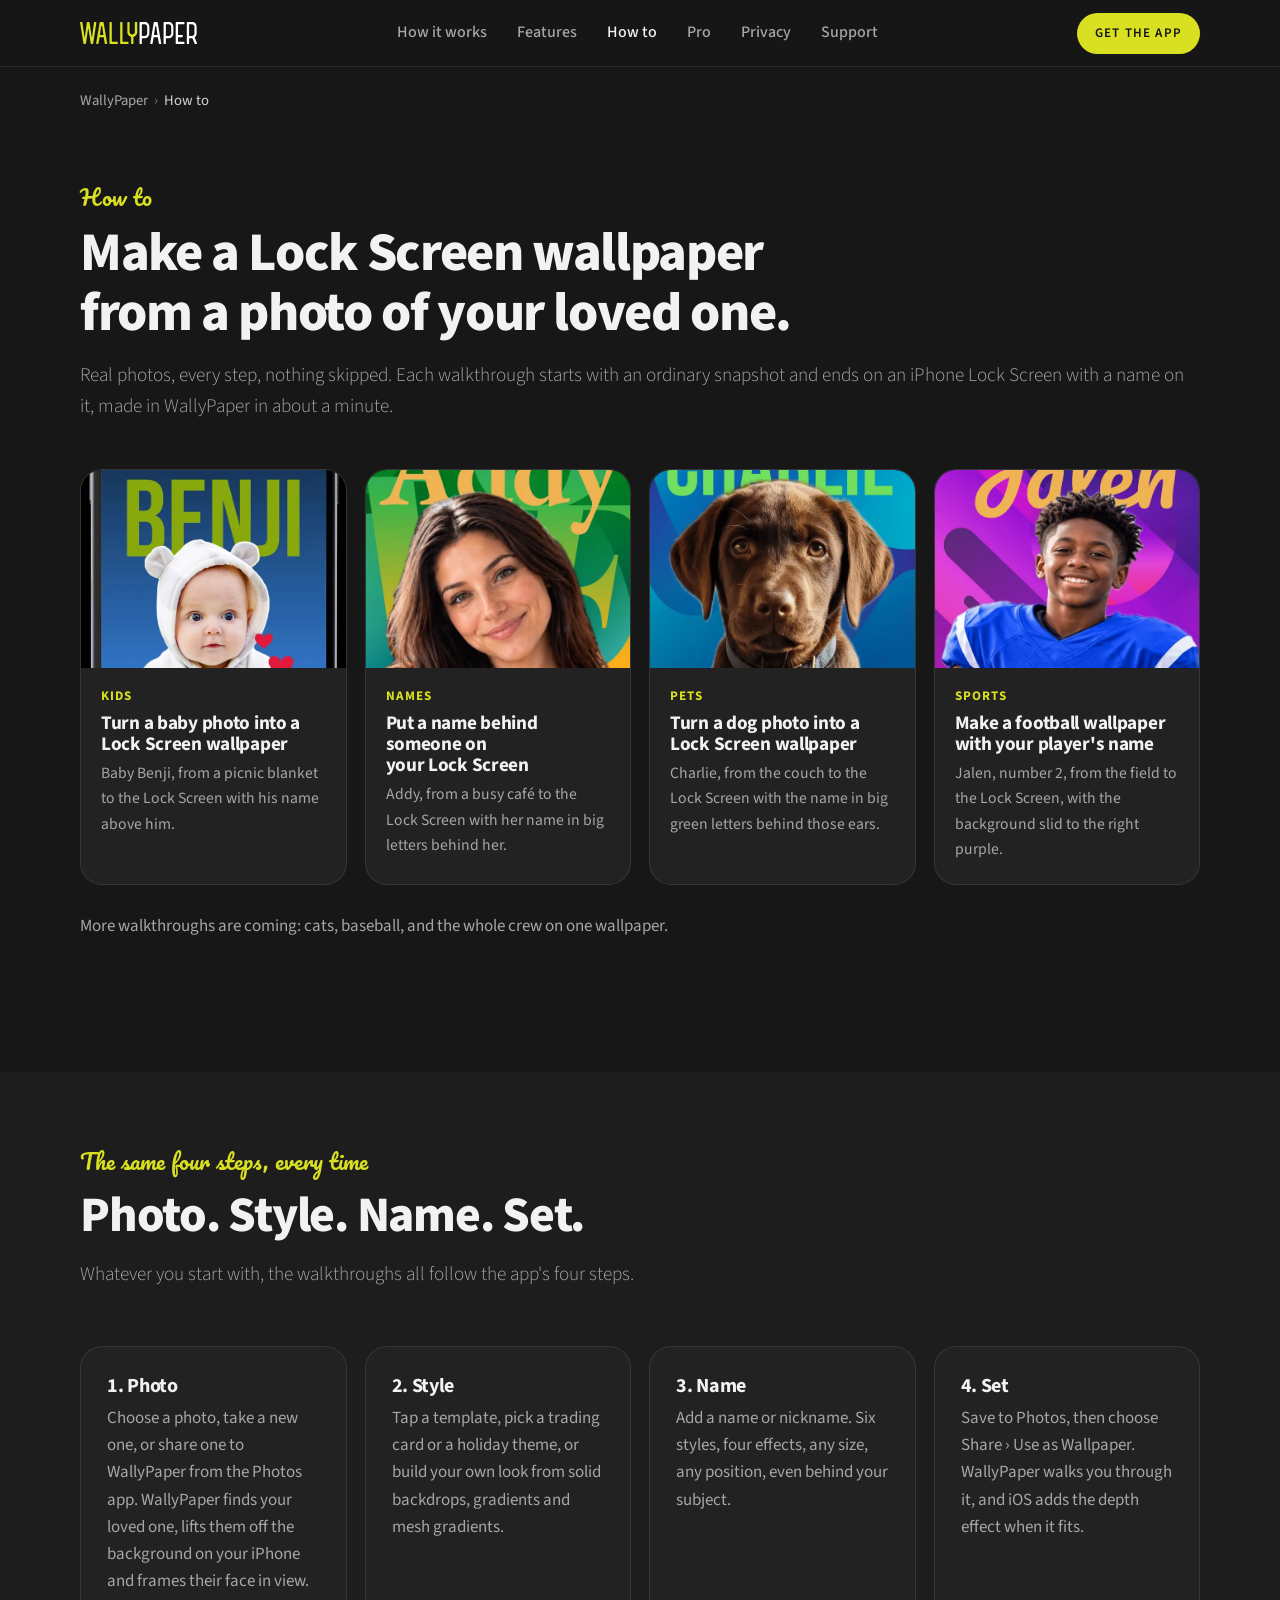
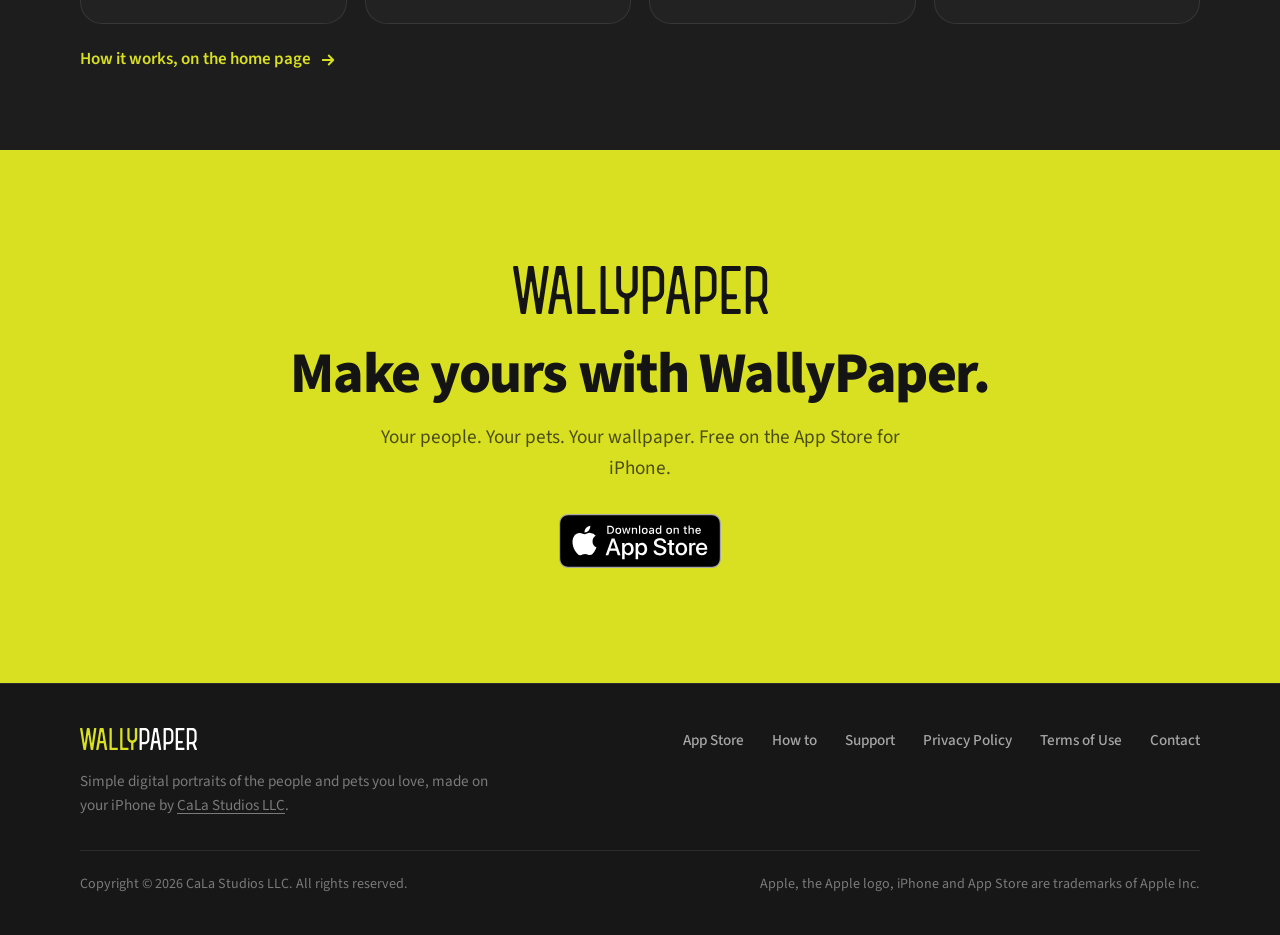
<file: how-to/index.html>
<!DOCTYPE html>
<html lang="en">
<head>
  <meta charset="utf-8">
  <meta name="viewport" content="width=device-width, initial-scale=1, viewport-fit=cover">
  <title>How to Make a Lock Screen Wallpaper from a Photo of Your Loved One</title>
  <meta name="description" content="Real-photo walkthroughs of turning a snapshot of your loved one into an iPhone Lock Screen wallpaper with their name, made with WallyPaper on the iPhone.">
  <link rel="canonical" href="https://wallypaper.app/how-to/">
  <meta name="robots" content="max-image-preview:large">
  <meta name="theme-color" content="#171717">
  <meta name="apple-itunes-app" content="app-id=6805213479">

  <meta property="og:type" content="website">
  <meta property="og:site_name" content="WallyPaper">
  <meta property="og:title" content="How to make a Lock Screen wallpaper from a photo of your loved one">
  <meta property="og:description" content="Real photos, every step: from a snapshot to a personalized iPhone Lock Screen wallpaper with their name on it.">
  <meta property="og:url" content="https://wallypaper.app/how-to/">
  <meta property="og:image" content="https://wallypaper.app/assets/img/how-to/baby/og-baby-lock-screen-wallpaper.jpg">
  <meta property="og:image:width" content="1200">
  <meta property="og:image:height" content="630">
  <meta name="twitter:card" content="summary_large_image">
  <meta name="twitter:title" content="How to make a Lock Screen wallpaper from a photo of your loved one">
  <meta name="twitter:description" content="Real photos, every step: from a snapshot to a personalized iPhone Lock Screen wallpaper with their name on it.">
  <meta name="twitter:image" content="https://wallypaper.app/assets/img/how-to/baby/og-baby-lock-screen-wallpaper.jpg">

  <link rel="icon" href="/assets/img/icon-32.png" sizes="32x32" type="image/png">
  <link rel="icon" href="/assets/img/icon-16.png" sizes="16x16" type="image/png">
  <link rel="apple-touch-icon" href="/assets/img/icon-180.png">
  <link rel="manifest" href="/site.webmanifest">
  <link rel="preload" href="/assets/fonts/source-sans-3.woff2" as="font" type="font/woff2" crossorigin>
  <link rel="preload" href="/assets/fonts/pacifico.woff2" as="font" type="font/woff2" crossorigin>
  <link rel="stylesheet" href="/assets/css/site.css">

  <script type="application/ld+json">
  {
    "@context": "https://schema.org",
    "@graph": [
      {
        "@type": "BreadcrumbList",
        "itemListElement": [
          { "@type": "ListItem", "position": 1, "name": "WallyPaper", "item": "https://wallypaper.app/" },
          { "@type": "ListItem", "position": 2, "name": "How to", "item": "https://wallypaper.app/how-to/" }
        ]
      },
      {
        "@type": "CollectionPage",
        "name": "How to make a Lock Screen wallpaper from a photo of your loved one",
        "description": "Step-by-step walkthroughs, with real photos, of turning a snapshot of your loved one into a personalized iPhone Lock Screen wallpaper with their name.",
        "url": "https://wallypaper.app/how-to/",
        "mainEntity": {
          "@type": "ItemList",
          "itemListElement": [
            {
              "@type": "ListItem",
              "position": 1,
              "name": "How to turn a baby photo into an iPhone Lock Screen wallpaper",
              "url": "https://wallypaper.app/how-to/baby-lock-screen-wallpaper"
            },
            {
              "@type": "ListItem",
              "position": 2,
              "name": "How to put a name behind someone on an iPhone wallpaper",
              "url": "https://wallypaper.app/how-to/name-behind-photo-wallpaper"
            },
            {
              "@type": "ListItem",
              "position": 3,
              "name": "How to turn a dog photo into an iPhone Lock Screen wallpaper",
              "url": "https://wallypaper.app/how-to/dog-lock-screen-wallpaper"
            },
            {
              "@type": "ListItem",
              "position": 4,
              "name": "How to make a football wallpaper with your player's name",
              "url": "https://wallypaper.app/how-to/football-lock-screen-wallpaper"
            }
          ]
        }
      }
    ]
  }
  </script>
</head>
<body>
  <a class="skip-link" href="#main">Skip to content</a>

  <header class="site-header">
    <div class="container nav">
      <a class="nav-brand" href="/" aria-label="WallyPaper home"><span class="wordmark" role="img" aria-label="WallyPaper"></span></a>
      <ul class="nav-links" id="nav-links">
        <li><a href="/#how">How it works</a></li>
        <li><a href="/#features">Features</a></li>
        <li><a href="/how-to/" aria-current="page">How to</a></li>
        <li><a href="/#pro">Pro</a></li>
        <li><a href="/privacy">Privacy</a></li>
        <li><a href="/support">Support</a></li>
      </ul>
      <div class="nav-cta">
        <a class="btn btn-neon btn-sm" href="https://apps.apple.com/us/app/wallypaper-custom-wallpaper/id6805213479">Get the app</a>
        <button class="nav-toggle" type="button" aria-controls="nav-links" aria-expanded="false" aria-label="Menu"><span></span></button>
      </div>
    </div>
  </header>

  <main id="main">
    <div class="container">
      <nav class="breadcrumbs" aria-label="Breadcrumb">
        <ol>
          <li><a href="/">WallyPaper</a></li>
          <li aria-current="page">How to</li>
        </ol>
      </nav>

      <header class="doc-hero">
        <span class="eyebrow">How to</span>
        <h1>Make a Lock Screen wallpaper from a photo of your loved one.</h1>
        <p class="lede">Real photos, every step, nothing skipped. Each walkthrough starts with an ordinary snapshot and ends on an iPhone Lock Screen with a name on it, made in WallyPaper in about a minute.</p>
      </header>

      <!-- ============ Walkthroughs ============ -->
      <section class="howto-list" aria-labelledby="walkthroughs">
        <h2 id="walkthroughs" class="visually-hidden">Walkthroughs</h2>
        <ul class="howto-grid">
          <li>
            <a class="howto-card" href="/how-to/baby-lock-screen-wallpaper">
              <figure>
                <img src="/assets/img/how-to/baby/baby-lock-screen-wallpaper-benji-640.webp"
                     alt="Baby Benji's finished Lock Screen wallpaper: his name in green above him on a blue gradient"
                     width="640" height="1252" loading="lazy" decoding="async">
              </figure>
              <div class="howto-card-body">
                <span class="howto-card-tag">Kids</span>
                <h3>Turn a baby photo into a Lock Screen wallpaper</h3>
                <p>Baby Benji, from a picnic blanket to the Lock Screen with his name above him.</p>
              </div>
            </a>
          </li>
          <li>
            <a class="howto-card" href="/how-to/name-behind-photo-wallpaper">
              <figure>
                <img src="/assets/img/how-to/name-behind/name-behind-photo-wallpaper-addy-640.webp"
                     alt="Addy's finished Lock Screen wallpaper: her name in big gold letters behind her head on a green and blue background"
                     width="640" height="1391" loading="lazy" decoding="async">
              </figure>
              <div class="howto-card-body">
                <span class="howto-card-tag">Names</span>
                <h3>Put a name behind someone on your Lock Screen</h3>
                <p>Addy, from a busy café to the Lock Screen with her name in big letters behind her.</p>
              </div>
            </a>
          </li>
          <li>
            <a class="howto-card" href="/how-to/dog-lock-screen-wallpaper">
              <figure>
                <img src="/assets/img/how-to/dog/dog-lock-screen-wallpaper-charlie-640.webp"
                     alt="Charlie the chocolate Lab puppy's finished Lock Screen wallpaper: the name in big green letters behind the puppy on blue waves"
                     width="640" height="1391" loading="lazy" decoding="async">
              </figure>
              <div class="howto-card-body">
                <span class="howto-card-tag">Pets</span>
                <h3>Turn a dog photo into a Lock Screen wallpaper</h3>
                <p>Charlie, from the couch to the Lock Screen with the name in big green letters behind those ears.</p>
              </div>
            </a>
          </li>
          <li>
            <a class="howto-card" href="/how-to/football-lock-screen-wallpaper">
              <figure>
                <img src="/assets/img/how-to/football/football-lock-screen-wallpaper-jalen-640.webp"
                     alt="Jalen's finished Lock Screen wallpaper: a smiling youth football player in a blue jersey, the name in gold script behind on purple"
                     width="640" height="1391" loading="lazy" decoding="async">
              </figure>
              <div class="howto-card-body">
                <span class="howto-card-tag">Sports</span>
                <h3>Make a football wallpaper with your player's name</h3>
                <p>Jalen, number 2, from the field to the Lock Screen, with the background slid to the right purple.</p>
              </div>
            </a>
          </li>
        </ul>
        <p class="howto-note">More walkthroughs are coming: cats, baseball, and the whole crew on one wallpaper.</p>
      </section>
    </div>

    <!-- ============ The four steps ============ -->
    <section class="section section--alt section--tight" id="steps">
      <div class="container">
        <div class="section-head">
          <span class="eyebrow">The same four steps, every time</span>
          <h2 class="title">Photo. Style. Name. Set.</h2>
          <p class="lede">Whatever you start with, the walkthroughs all follow the app's four steps.</p>
        </div>
        <div class="pillars pillars--4">
          <div class="pillar reveal">
            <h3>1. Photo</h3>
            <p>Choose a photo, take a new one, or share one to WallyPaper from the Photos app. WallyPaper finds your loved one, lifts them off the background on your iPhone and frames their face in view.</p>
          </div>
          <div class="pillar reveal">
            <h3>2. Style</h3>
            <p>Tap a template, pick a trading card or a holiday theme, or build your own look from solid backdrops, gradients and mesh gradients.</p>
          </div>
          <div class="pillar reveal">
            <h3>3. Name</h3>
            <p>Add a name or nickname. Six styles, four effects, any size, any position, even behind your subject.</p>
          </div>
          <div class="pillar reveal">
            <h3>4. Set</h3>
            <p>Save to Photos, then choose Share › Use as Wallpaper. WallyPaper walks you through it, and iOS adds the depth effect when it fits.</p>
          </div>
        </div>
        <a class="link-arrow reveal" href="/#how">How it works, on the home page <svg viewBox="0 0 24 24" fill="none" stroke="currentColor" stroke-width="2.5" stroke-linecap="round" stroke-linejoin="round" aria-hidden="true"><path d="M5 12h14M13 6l6 6-6 6"/></svg></a>
      </div>
    </section>

    <!-- ============ CTA ============ -->
    <section class="section cta" id="download">
      <div class="container">
        <span class="wordmark wordmark--lg wordmark--ink" role="img" aria-label="WallyPaper"></span>
        <h2 class="title">Make yours with WallyPaper.</h2>
        <p class="lede">Your people. Your pets. Your wallpaper. Free on the App Store for iPhone.</p>
        <div class="cta-actions">
          <a class="badge-link" href="https://apps.apple.com/us/app/wallypaper-custom-wallpaper/id6805213479">
            <img src="/assets/img/app-store-badge.svg" alt="Download on the App Store" width="162" height="54">
          </a>
        </div>
      </div>
    </section>
  </main>

  <footer class="site-footer">
    <div class="container">
      <div class="footer-grid">
        <div class="footer-brand">
          <span class="wordmark" role="img" aria-label="WallyPaper"></span>
          <p>Simple digital portraits of the people and pets you love, made on your iPhone by <a href="https://calastudios.app/">CaLa Studios LLC</a>.</p>
        </div>
        <ul class="footer-links">
          <li><a href="https://apps.apple.com/us/app/wallypaper-custom-wallpaper/id6805213479">App Store</a></li>
          <li><a href="/how-to/">How to</a></li>
          <li><a href="/support">Support</a></li>
          <li><a href="/privacy">Privacy Policy</a></li>
          <li><a href="https://www.apple.com/legal/internet-services/itunes/dev/stdeula/">Terms of Use</a></li>
          <li><a href="mailto:support@calastudios.app">Contact</a></li>
        </ul>
      </div>
      <div class="footer-meta">
        <span>Copyright © <span data-year>2026</span> CaLa Studios LLC. All rights reserved.</span>
        <span>Apple, the Apple logo, iPhone and App Store are trademarks of Apple Inc.</span>
      </div>
    </div>
  </footer>

  <script src="/assets/js/site.js" defer></script>
</body>
</html>
</file>
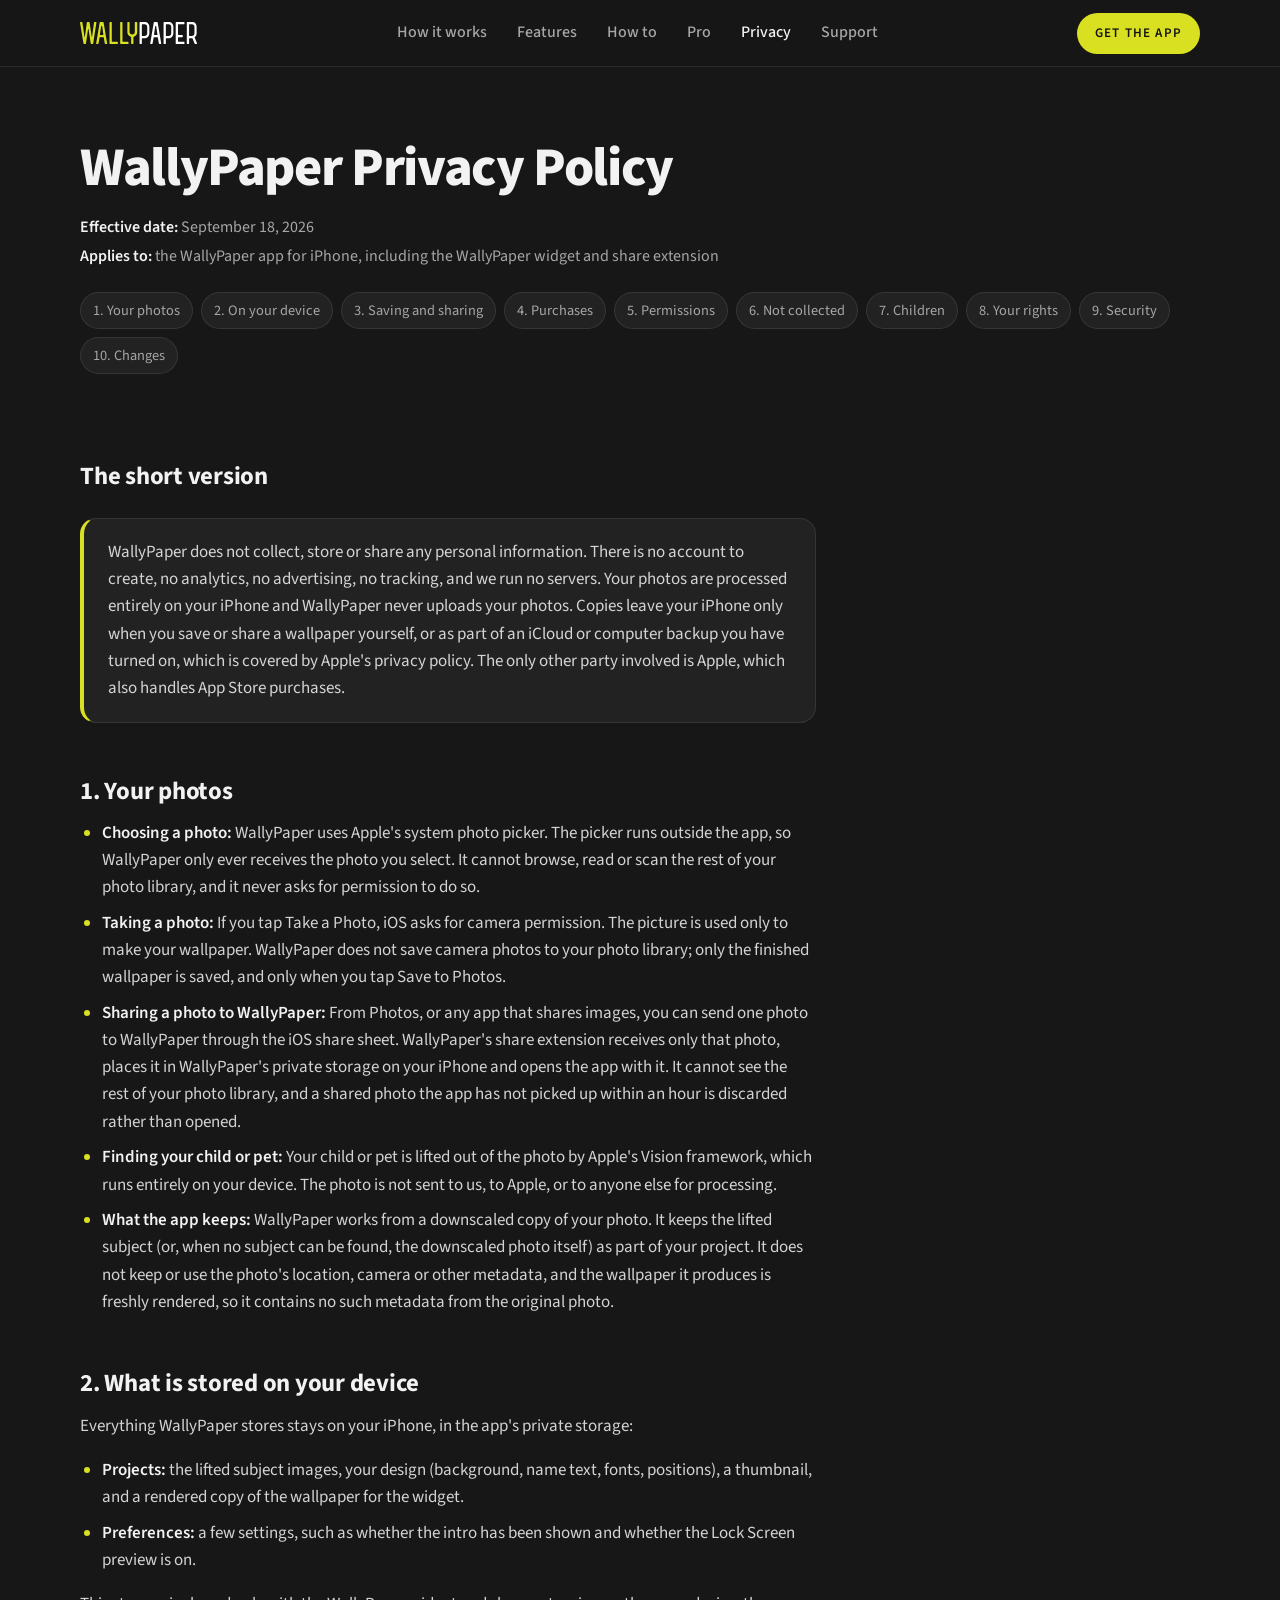
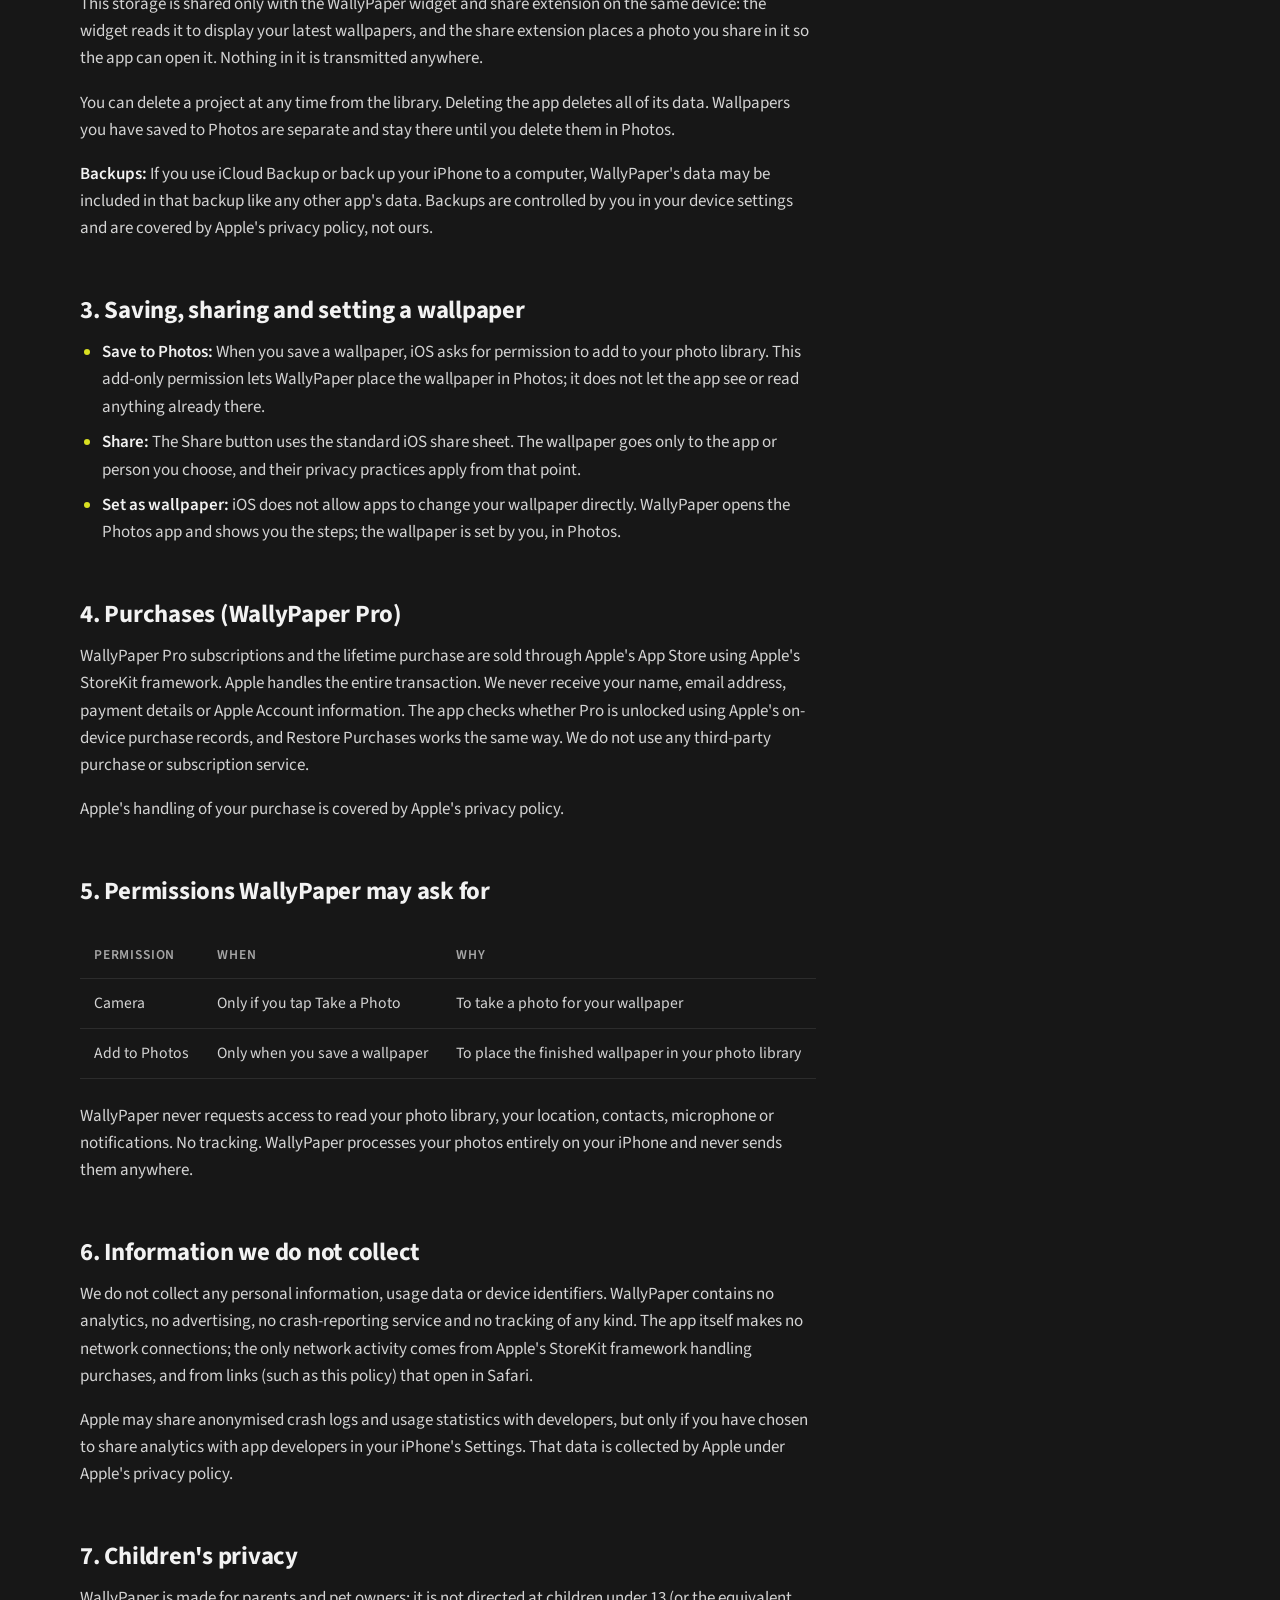
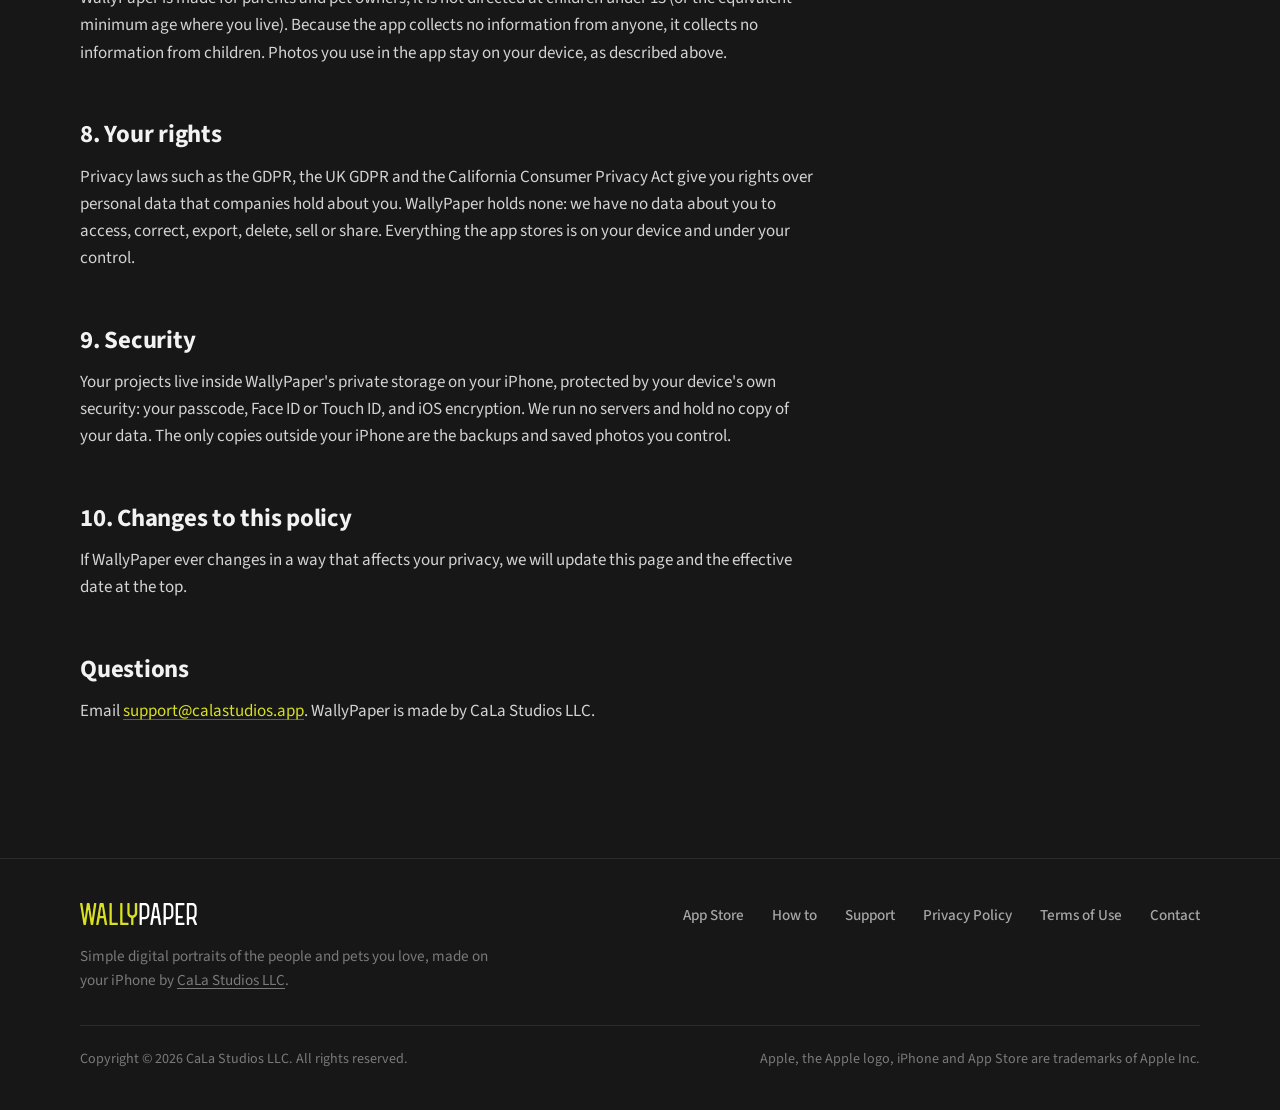
<file: privacy.html>
<!DOCTYPE html>
<html lang="en">
<head>
  <meta charset="utf-8">
  <meta name="viewport" content="width=device-width, initial-scale=1, viewport-fit=cover">
  <title>WallyPaper Privacy Policy</title>
  <meta name="description" content="WallyPaper collects no personal information: no account, no analytics, no ads, no tracking, no servers. Your photos are processed entirely on your iPhone.">
  <link rel="canonical" href="https://wallypaper.app/privacy">
  <meta name="theme-color" content="#171717">
  <meta property="og:type" content="article">
  <meta property="og:site_name" content="WallyPaper">
  <meta property="og:title" content="WallyPaper Privacy Policy">
  <meta property="og:description" content="WallyPaper does not collect, store or share any personal information. Your photos are processed entirely on your iPhone.">
  <meta property="og:url" content="https://wallypaper.app/privacy">
  <meta property="og:image" content="https://wallypaper.app/assets/img/og-image.jpg">
  <link rel="icon" href="/assets/img/icon-32.png" sizes="32x32" type="image/png">
  <link rel="icon" href="/assets/img/icon-16.png" sizes="16x16" type="image/png">
  <link rel="apple-touch-icon" href="/assets/img/icon-180.png">
  <link rel="stylesheet" href="/assets/css/site.css">
  <script>if (window.self !== window.top) { document.documentElement.classList.add("embedded"); }</script>
</head>
<body>
  <a class="skip-link" href="#main">Skip to content</a>

  <header class="site-header">
    <div class="container nav">
      <a class="nav-brand" href="/" aria-label="WallyPaper home"><span class="wordmark" role="img" aria-label="WallyPaper"></span></a>
      <ul class="nav-links" id="nav-links">
        <li><a href="/#how">How it works</a></li>
        <li><a href="/#features">Features</a></li>
        <li><a href="/how-to/">How to</a></li>
        <li><a href="/#pro">Pro</a></li>
        <li><a href="/privacy" aria-current="page">Privacy</a></li>
        <li><a href="/support">Support</a></li>
      </ul>
      <div class="nav-cta">
        <a class="btn btn-neon btn-sm" href="https://apps.apple.com/us/app/wallypaper-custom-wallpaper/id6805213479">Get the app</a>
        <button class="nav-toggle" type="button" aria-controls="nav-links" aria-expanded="false" aria-label="Menu"><span></span></button>
      </div>
    </div>
  </header>

  <main id="main">
    <div class="container">
      <header class="doc-hero">
        <h1>WallyPaper Privacy Policy</h1>
        <div class="doc-meta">
          <span><strong>Effective date:</strong> September 18, 2026</span>
          <span><strong>Applies to:</strong> the WallyPaper app for iPhone, including the WallyPaper widget and share extension</span>
        </div>
        <ul class="doc-toc" aria-label="Sections">
          <li><a href="#photos">1. Your photos</a></li>
          <li><a href="#storage">2. On your device</a></li>
          <li><a href="#saving">3. Saving and sharing</a></li>
          <li><a href="#purchases">4. Purchases</a></li>
          <li><a href="#permissions">5. Permissions</a></li>
          <li><a href="#not-collected">6. Not collected</a></li>
          <li><a href="#children">7. Children</a></li>
          <li><a href="#rights">8. Your rights</a></li>
          <li><a href="#security">9. Security</a></li>
          <li><a href="#changes">10. Changes</a></li>
        </ul>
      </header>

      <article class="doc">
        <h2 id="short-version">The short version</h2>
        <div class="summary">
          <p>WallyPaper does not collect, store or share any personal information. There is no account to create, no analytics, no advertising, no tracking, and we run no servers. Your photos are processed entirely on your iPhone and WallyPaper never uploads your photos. Copies leave your iPhone only when you save or share a wallpaper yourself, or as part of an iCloud or computer backup you have turned on, which is covered by Apple's privacy policy. The only other party involved is Apple, which also handles App Store purchases.</p>
        </div>

        <h2 id="photos">1. Your photos</h2>
        <ul>
          <li><strong>Choosing a photo:</strong> WallyPaper uses Apple's system photo picker. The picker runs outside the app, so WallyPaper only ever receives the photo you select. It cannot browse, read or scan the rest of your photo library, and it never asks for permission to do so.</li>
          <li><strong>Taking a photo:</strong> If you tap Take a Photo, iOS asks for camera permission. The picture is used only to make your wallpaper. WallyPaper does not save camera photos to your photo library; only the finished wallpaper is saved, and only when you tap Save to Photos.</li>
          <li><strong>Sharing a photo to WallyPaper:</strong> From Photos, or any app that shares images, you can send one photo to WallyPaper through the iOS share sheet. WallyPaper's share extension receives only that photo, places it in WallyPaper's private storage on your iPhone and opens the app with it. It cannot see the rest of your photo library, and a shared photo the app has not picked up within an hour is discarded rather than opened.</li>
          <li><strong>Finding your child or pet:</strong> Your child or pet is lifted out of the photo by Apple's Vision framework, which runs entirely on your device. The photo is not sent to us, to Apple, or to anyone else for processing.</li>
          <li><strong>What the app keeps:</strong> WallyPaper works from a downscaled copy of your photo. It keeps the lifted subject (or, when no subject can be found, the downscaled photo itself) as part of your project. It does not keep or use the photo's location, camera or other metadata, and the wallpaper it produces is freshly rendered, so it contains no such metadata from the original photo.</li>
        </ul>

        <h2 id="storage">2. What is stored on your device</h2>
        <p>Everything WallyPaper stores stays on your iPhone, in the app's private storage:</p>
        <ul>
          <li><strong>Projects:</strong> the lifted subject images, your design (background, name text, fonts, positions), a thumbnail, and a rendered copy of the wallpaper for the widget.</li>
          <li><strong>Preferences:</strong> a few settings, such as whether the intro has been shown and whether the Lock Screen preview is on.</li>
        </ul>
        <p>This storage is shared only with the WallyPaper widget and share extension on the same device: the widget reads it to display your latest wallpapers, and the share extension places a photo you share in it so the app can open it. Nothing in it is transmitted anywhere.</p>
        <p>You can delete a project at any time from the library. Deleting the app deletes all of its data. Wallpapers you have saved to Photos are separate and stay there until you delete them in Photos.</p>
        <p><strong>Backups:</strong> If you use iCloud Backup or back up your iPhone to a computer, WallyPaper's data may be included in that backup like any other app's data. Backups are controlled by you in your device settings and are covered by Apple's privacy policy, not ours.</p>

        <h2 id="saving">3. Saving, sharing and setting a wallpaper</h2>
        <ul>
          <li><strong>Save to Photos:</strong> When you save a wallpaper, iOS asks for permission to add to your photo library. This add-only permission lets WallyPaper place the wallpaper in Photos; it does not let the app see or read anything already there.</li>
          <li><strong>Share:</strong> The Share button uses the standard iOS share sheet. The wallpaper goes only to the app or person you choose, and their privacy practices apply from that point.</li>
          <li><strong>Set as wallpaper:</strong> iOS does not allow apps to change your wallpaper directly. WallyPaper opens the Photos app and shows you the steps; the wallpaper is set by you, in Photos.</li>
        </ul>

        <h2 id="purchases">4. Purchases (WallyPaper Pro)</h2>
        <p>WallyPaper Pro subscriptions and the lifetime purchase are sold through Apple's App Store using Apple's StoreKit framework. Apple handles the entire transaction. We never receive your name, email address, payment details or Apple Account information. The app checks whether Pro is unlocked using Apple's on-device purchase records, and Restore Purchases works the same way. We do not use any third-party purchase or subscription service.</p>
        <p>Apple's handling of your purchase is covered by Apple's privacy policy.</p>

        <h2 id="permissions">5. Permissions WallyPaper may ask for</h2>
        <div class="table-wrap">
          <table>
            <thead><tr><th>Permission</th><th>When</th><th>Why</th></tr></thead>
            <tbody>
              <tr><td>Camera</td><td>Only if you tap Take a Photo</td><td>To take a photo for your wallpaper</td></tr>
              <tr><td>Add to Photos</td><td>Only when you save a wallpaper</td><td>To place the finished wallpaper in your photo library</td></tr>
            </tbody>
          </table>
        </div>
        <p>WallyPaper never requests access to read your photo library, your location, contacts, microphone or notifications. No tracking. WallyPaper processes your photos entirely on your iPhone and never sends them anywhere.</p>

        <h2 id="not-collected">6. Information we do not collect</h2>
        <p>We do not collect any personal information, usage data or device identifiers. WallyPaper contains no analytics, no advertising, no crash-reporting service and no tracking of any kind. The app itself makes no network connections; the only network activity comes from Apple's StoreKit framework handling purchases, and from links (such as this policy) that open in Safari.</p>
        <p>Apple may share anonymised crash logs and usage statistics with developers, but only if you have chosen to share analytics with app developers in your iPhone's Settings. That data is collected by Apple under Apple's privacy policy.</p>

        <h2 id="children">7. Children's privacy</h2>
        <p>WallyPaper is made for parents and pet owners; it is not directed at children under 13 (or the equivalent minimum age where you live). Because the app collects no information from anyone, it collects no information from children. Photos you use in the app stay on your device, as described above.</p>

        <h2 id="rights">8. Your rights</h2>
        <p>Privacy laws such as the GDPR, the UK GDPR and the California Consumer Privacy Act give you rights over personal data that companies hold about you. WallyPaper holds none: we have no data about you to access, correct, export, delete, sell or share. Everything the app stores is on your device and under your control.</p>

        <h2 id="security">9. Security</h2>
        <p>Your projects live inside WallyPaper's private storage on your iPhone, protected by your device's own security: your passcode, Face ID or Touch ID, and iOS encryption. We run no servers and hold no copy of your data. The only copies outside your iPhone are the backups and saved photos you control.</p>

        <h2 id="changes">10. Changes to this policy</h2>
        <p>If WallyPaper ever changes in a way that affects your privacy, we will update this page and the effective date at the top.</p>

        <h2 id="contact">Questions</h2>
        <p>Email <a href="mailto:support@calastudios.app">support@calastudios.app</a>. WallyPaper is made by CaLa Studios LLC.</p>
      </article>
    </div>
  </main>

  <footer class="site-footer">
    <div class="container">
      <div class="footer-grid">
        <div class="footer-brand">
          <span class="wordmark" role="img" aria-label="WallyPaper"></span>
          <p>Simple digital portraits of the people and pets you love, made on your iPhone by <a href="https://calastudios.app/">CaLa Studios LLC</a>.</p>
        </div>
        <ul class="footer-links">
          <li><a href="https://apps.apple.com/us/app/wallypaper-custom-wallpaper/id6805213479">App Store</a></li>
          <li><a href="/how-to/">How to</a></li>
          <li><a href="/support">Support</a></li>
          <li><a href="/privacy">Privacy Policy</a></li>
          <li><a href="https://www.apple.com/legal/internet-services/itunes/dev/stdeula/">Terms of Use</a></li>
          <li><a href="mailto:support@calastudios.app">Contact</a></li>
        </ul>
      </div>
      <div class="footer-meta">
        <span>Copyright © <span data-year>2026</span> CaLa Studios LLC. All rights reserved.</span>
        <span>Apple, the Apple logo, iPhone and App Store are trademarks of Apple Inc.</span>
      </div>
    </div>
  </footer>

  <script src="/assets/js/site.js" defer></script>
</body>
</html>
</file>
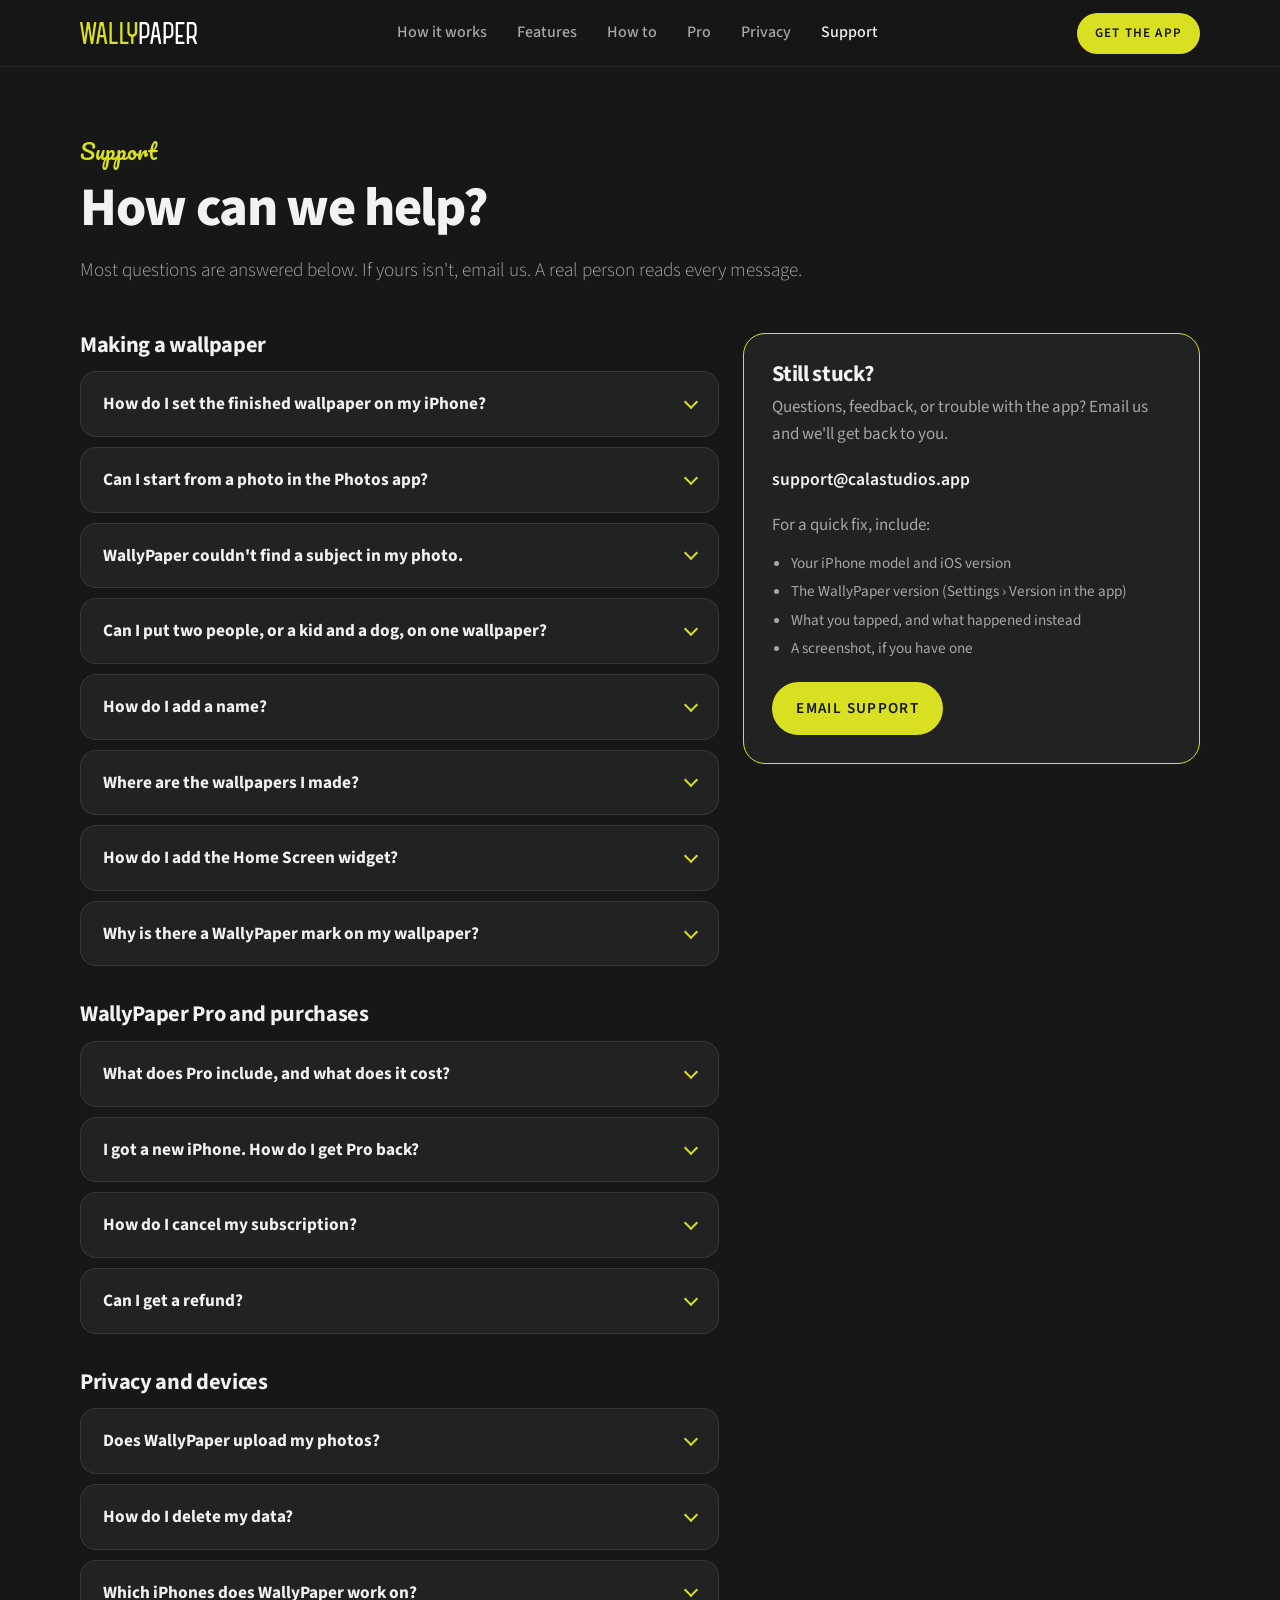
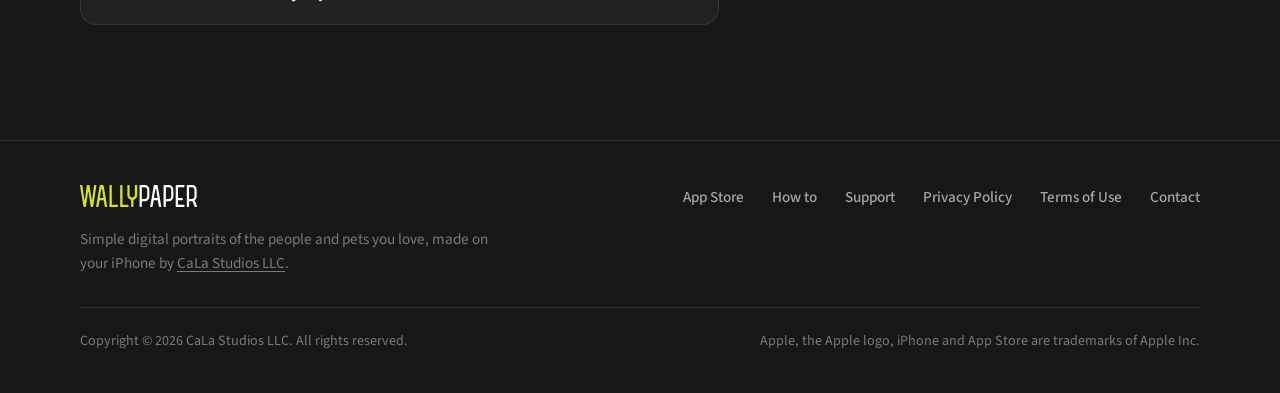
<file: support.html>
<!DOCTYPE html>
<html lang="en">
<head>
  <meta charset="utf-8">
  <meta name="viewport" content="width=device-width, initial-scale=1, viewport-fit=cover">
  <title>WallyPaper Support</title>
  <meta name="description" content="Help with WallyPaper: setting your wallpaper, subject detection, adding more photos, WallyPaper Pro, restoring purchases, cancelling, and how to reach us.">
  <link rel="canonical" href="https://wallypaper.app/support">
  <meta name="theme-color" content="#171717">
  <meta property="og:type" content="website">
  <meta property="og:site_name" content="WallyPaper">
  <meta property="og:title" content="WallyPaper Support">
  <meta property="og:description" content="Quick answers and a real person to email.">
  <meta property="og:url" content="https://wallypaper.app/support">
  <meta property="og:image" content="https://wallypaper.app/assets/img/og-image.jpg">
  <link rel="icon" href="/assets/img/icon-32.png" sizes="32x32" type="image/png">
  <link rel="icon" href="/assets/img/icon-16.png" sizes="16x16" type="image/png">
  <link rel="apple-touch-icon" href="/assets/img/icon-180.png">
  <link rel="stylesheet" href="/assets/css/site.css">
</head>
<body>
  <a class="skip-link" href="#main">Skip to content</a>

  <header class="site-header">
    <div class="container nav">
      <a class="nav-brand" href="/" aria-label="WallyPaper home"><span class="wordmark" role="img" aria-label="WallyPaper"></span></a>
      <ul class="nav-links" id="nav-links">
        <li><a href="/#how">How it works</a></li>
        <li><a href="/#features">Features</a></li>
        <li><a href="/how-to/">How to</a></li>
        <li><a href="/#pro">Pro</a></li>
        <li><a href="/privacy">Privacy</a></li>
        <li><a href="/support" aria-current="page">Support</a></li>
      </ul>
      <div class="nav-cta">
        <a class="btn btn-neon btn-sm" href="https://apps.apple.com/us/app/wallypaper-custom-wallpaper/id6805213479">Get the app</a>
        <button class="nav-toggle" type="button" aria-controls="nav-links" aria-expanded="false" aria-label="Menu"><span></span></button>
      </div>
    </div>
  </header>

  <main id="main">
    <div class="container">
      <header class="doc-hero">
        <span class="eyebrow">Support</span>
        <h1>How can we help?</h1>
        <p class="lede">Most questions are answered below. If yours isn't, email us. A real person reads every message.</p>
      </header>

      <div class="support-grid" style="padding-bottom: var(--section);">
        <div>
          <section class="faq-group">
            <h2>Making a wallpaper</h2>
            <div class="faq">
              <details id="set-wallpaper">
                <summary>How do I set the finished wallpaper on my iPhone?</summary>
                <div class="answer">
                  <p>iOS does not let apps change your wallpaper directly, so the last step happens in Photos. In the editor, tap <strong>Share</strong>, then <strong>Set as Wallpaper</strong>. WallyPaper saves the image to Photos and shows you the steps:</p>
                  <ol>
                    <li>Open Photos and select the wallpaper you just saved.</li>
                    <li>Tap the Share button.</li>
                    <li>Choose "Use as Wallpaper", then Add. iOS adds the depth effect automatically when it fits.</li>
                  </ol>
                  <p>The wallpaper is rendered at your iPhone's exact screen resolution, so it fits without cropping.</p>
                </div>
              </details>
              <details>
                <summary>Can I start from a photo in the Photos app?</summary>
                <div class="answer">
                  <p>Yes. Open the photo in Photos, tap <strong>Share</strong>, choose <strong>WallyPaper</strong> in the app row (scroll it if needed), then tap <strong>Make Wallpaper</strong>. WallyPaper opens with that photo in the editor, exactly as if you had chosen it in the app. Only that one photo is handed over; the extension cannot see the rest of your library.</p>
                </div>
              </details>
              <details>
                <summary>WallyPaper couldn't find a subject in my photo.</summary>
                <div class="answer">
                  <p>Subject detection runs on your iPhone with Apple's Vision framework, and it works best when the person or pet is clearly in view, reasonably close, and well lit. If nothing is detected, tap <strong>Use Whole Photo</strong> to use the picture as it is, or try another photo.</p>
                </div>
              </details>
              <details>
                <summary>Can I put two people, or a kid and a dog, on one wallpaper?</summary>
                <div class="answer">
                  <p>Yes. In the editor, open the <strong>Subject</strong> tab and tap <strong>Add Photo</strong> (or <strong>Camera</strong>). Each person or pet is lifted from their own photo. Tap a subject and use <strong>To Front</strong> and <strong>To Back</strong> to choose who is in front. Drag to move, pinch to resize, and flip to face the other way.</p>
                </div>
              </details>
              <details>
                <summary>How do I add a name?</summary>
                <div class="answer">
                  <p>Open the <strong>Name</strong> tab, type a name or nickname, then pick a Style (Modern, Classic, Editorial, Handwritten, Cursive or Mono), an Effect (Plain, Shadow, Outline or Pill), a weight, a size and a color. Drag the name anywhere on the canvas, pinch to resize it, or tap <strong>Behind</strong> to tuck it behind your subject. Templates change the look but leave your name and layout where you put them.</p>
                </div>
              </details>
              <details>
                <summary>Where are the wallpapers I made?</summary>
                <div class="answer">
                  <p>Every wallpaper is saved automatically to the library on the Home screen. Tap one to reopen it, tweak it, duplicate it or remake it. Wallpapers you saved with <strong>Set as Wallpaper</strong> or <strong>Save to Photos</strong> are also in the Photos app, and deleting a project from WallyPaper does not remove them from Photos.</p>
                </div>
              </details>
              <details>
                <summary>How do I add the Home Screen widget?</summary>
                <div class="answer">
                  <p>Touch and hold an empty spot on your Home Screen, tap <strong>Edit</strong> and then <strong>Add Widget</strong>, search for WallyPaper, and add <strong>Latest Wallpapers</strong>. It rotates through your newest creations every hour, faces kept in view. The widget appears once you have made at least one wallpaper.</p>
                </div>
              </details>
              <details>
                <summary>Why is there a WallyPaper mark on my wallpaper?</summary>
                <div class="answer">
                  <p>Wallpapers made with the free version carry a small WallyPaper watermark near the bottom. WallyPaper Pro removes it. Already made a wallpaper? After unlocking Pro, reopen it from the library and share it again.</p>
                </div>
              </details>
            </div>
          </section>

          <section class="faq-group">
            <h2>WallyPaper Pro and purchases</h2>
            <div class="faq">
              <details>
                <summary>What does Pro include, and what does it cost?</summary>
                <div class="answer">
                  <p>Pro removes the watermark and unlocks every gradient, mesh and holiday theme background, custom colors, every font design and name style, and the Pro templates and art styles. One tier, three ways to get it:</p>
                  <ul>
                    <li><strong>Monthly:</strong> $2.99 per month, auto-renewing.</li>
                    <li><strong>Yearly:</strong> $19.99 per year, auto-renewing, with a 7-day free trial for new subscribers.</li>
                    <li><strong>Lifetime:</strong> $29.99, one-time purchase.</li>
                  </ul>
                  <p>Prices are in US dollars; the App Store shows your local price. Tap <strong>Get Pro</strong> on the Home screen, or any item marked with a lock in the editor.</p>
                </div>
              </details>
              <details>
                <summary>I got a new iPhone. How do I get Pro back?</summary>
                <div class="answer">
                  <p>Sign in with the same Apple Account you used to buy Pro, then open WallyPaper's settings (the gear on the Home screen) and tap <strong>Restore Purchases</strong>. The same button is on the Pro screen. Apple's purchase records do the rest; no account or login is needed with us.</p>
                </div>
              </details>
              <details>
                <summary>How do I cancel my subscription?</summary>
                <div class="answer">
                  <p>Subscriptions are managed by Apple. On your iPhone go to <strong>Settings › Apple Account › Subscriptions</strong>, choose WallyPaper, and tap Cancel. Cancel at least 24 hours before the renewal date to avoid the next charge. Pro stays on until the end of the period you have paid for.</p>
                </div>
              </details>
              <details>
                <summary>Can I get a refund?</summary>
                <div class="answer">
                  <p>Refunds are handled by Apple, not by us, under the App Store terms. Request one at <a href="https://reportaproblem.apple.com/">reportaproblem.apple.com</a>. If something in the app went wrong, email us too, so we can fix it.</p>
                </div>
              </details>
            </div>
          </section>

          <section class="faq-group">
            <h2>Privacy and devices</h2>
            <div class="faq">
              <details>
                <summary>Does WallyPaper upload my photos?</summary>
                <div class="answer">
                  <p>No. Your child or pet is lifted from the photo on your iPhone by Apple's Vision framework, and the app makes no network connections of its own. There is no account, no analytics and no tracking. The <a href="/privacy">Privacy Policy</a> has the full details.</p>
                </div>
              </details>
              <details>
                <summary>How do I delete my data?</summary>
                <div class="answer">
                  <p>Delete the app. Everything WallyPaper stores lives inside the app's private storage on your iPhone and goes with it. Wallpapers you saved to Photos stay in Photos until you delete them there. Individual projects can be deleted from the library at any time.</p>
                </div>
              </details>
              <details>
                <summary>Which iPhones does WallyPaper work on?</summary>
                <div class="answer">
                  <p>WallyPaper is designed for iPhone and needs iOS 18 or later. It works offline; only App Store purchases need a connection.</p>
                </div>
              </details>
            </div>
          </section>
        </div>

        <aside class="contact-card">
          <h2>Still stuck?</h2>
          <p>Questions, feedback, or trouble with the app? Email us and we'll get back to you.</p>
          <a class="email" href="mailto:support@calastudios.app?subject=WallyPaper%20support">support@calastudios.app</a>
          <p style="margin-top:18px;margin-bottom:0">For a quick fix, include:</p>
          <ul>
            <li>Your iPhone model and iOS version</li>
            <li>The WallyPaper version (Settings › Version in the app)</li>
            <li>What you tapped, and what happened instead</li>
            <li>A screenshot, if you have one</li>
          </ul>
          <div style="margin-top:22px">
            <a class="btn btn-neon" href="mailto:support@calastudios.app?subject=WallyPaper%20support">Email support</a>
          </div>
        </aside>
      </div>
    </div>
  </main>

  <footer class="site-footer">
    <div class="container">
      <div class="footer-grid">
        <div class="footer-brand">
          <span class="wordmark" role="img" aria-label="WallyPaper"></span>
          <p>Simple digital portraits of the people and pets you love, made on your iPhone by <a href="https://calastudios.app/">CaLa Studios LLC</a>.</p>
        </div>
        <ul class="footer-links">
          <li><a href="https://apps.apple.com/us/app/wallypaper-custom-wallpaper/id6805213479">App Store</a></li>
          <li><a href="/how-to/">How to</a></li>
          <li><a href="/support">Support</a></li>
          <li><a href="/privacy">Privacy Policy</a></li>
          <li><a href="https://www.apple.com/legal/internet-services/itunes/dev/stdeula/">Terms of Use</a></li>
          <li><a href="mailto:support@calastudios.app">Contact</a></li>
        </ul>
      </div>
      <div class="footer-meta">
        <span>Copyright © <span data-year>2026</span> CaLa Studios LLC. All rights reserved.</span>
        <span>Apple, the Apple logo, iPhone and App Store are trademarks of Apple Inc.</span>
      </div>
    </div>
  </footer>

  <script src="/assets/js/site.js" defer></script>
</body>
</html>
</file>
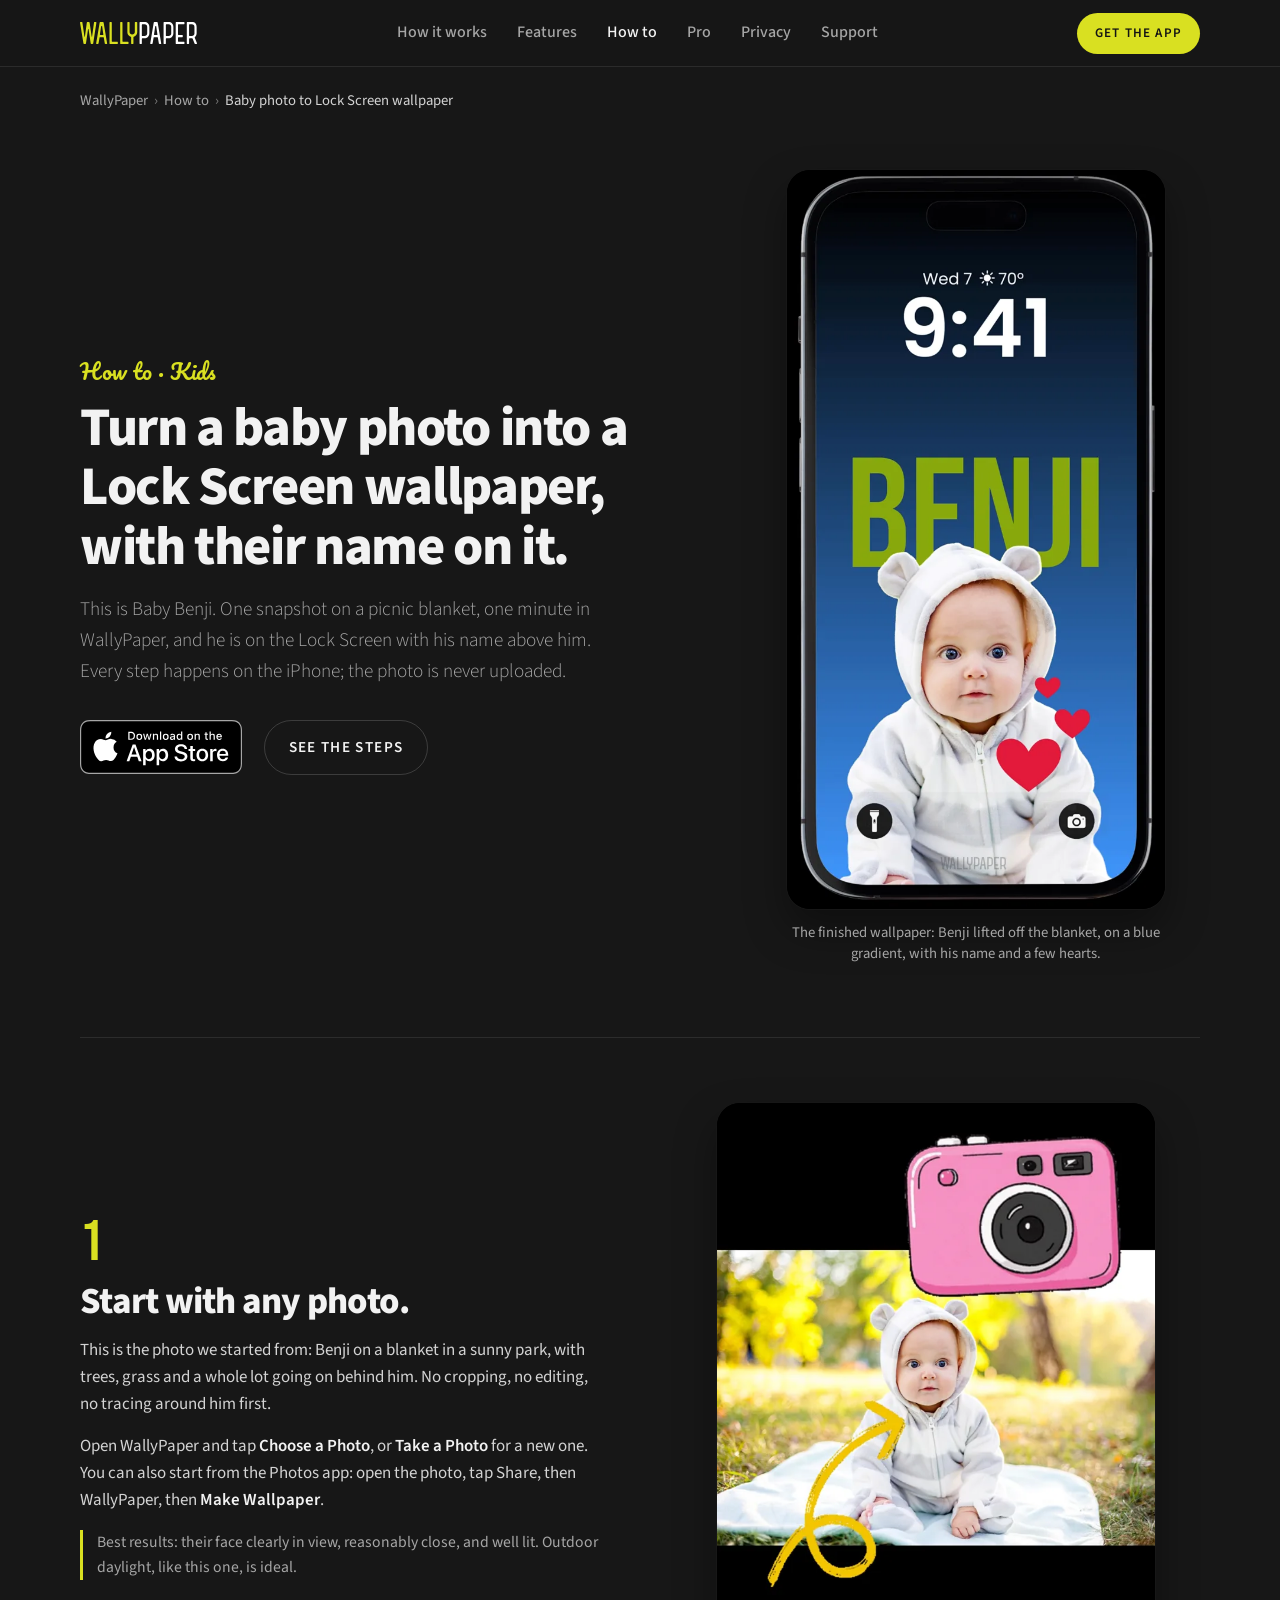
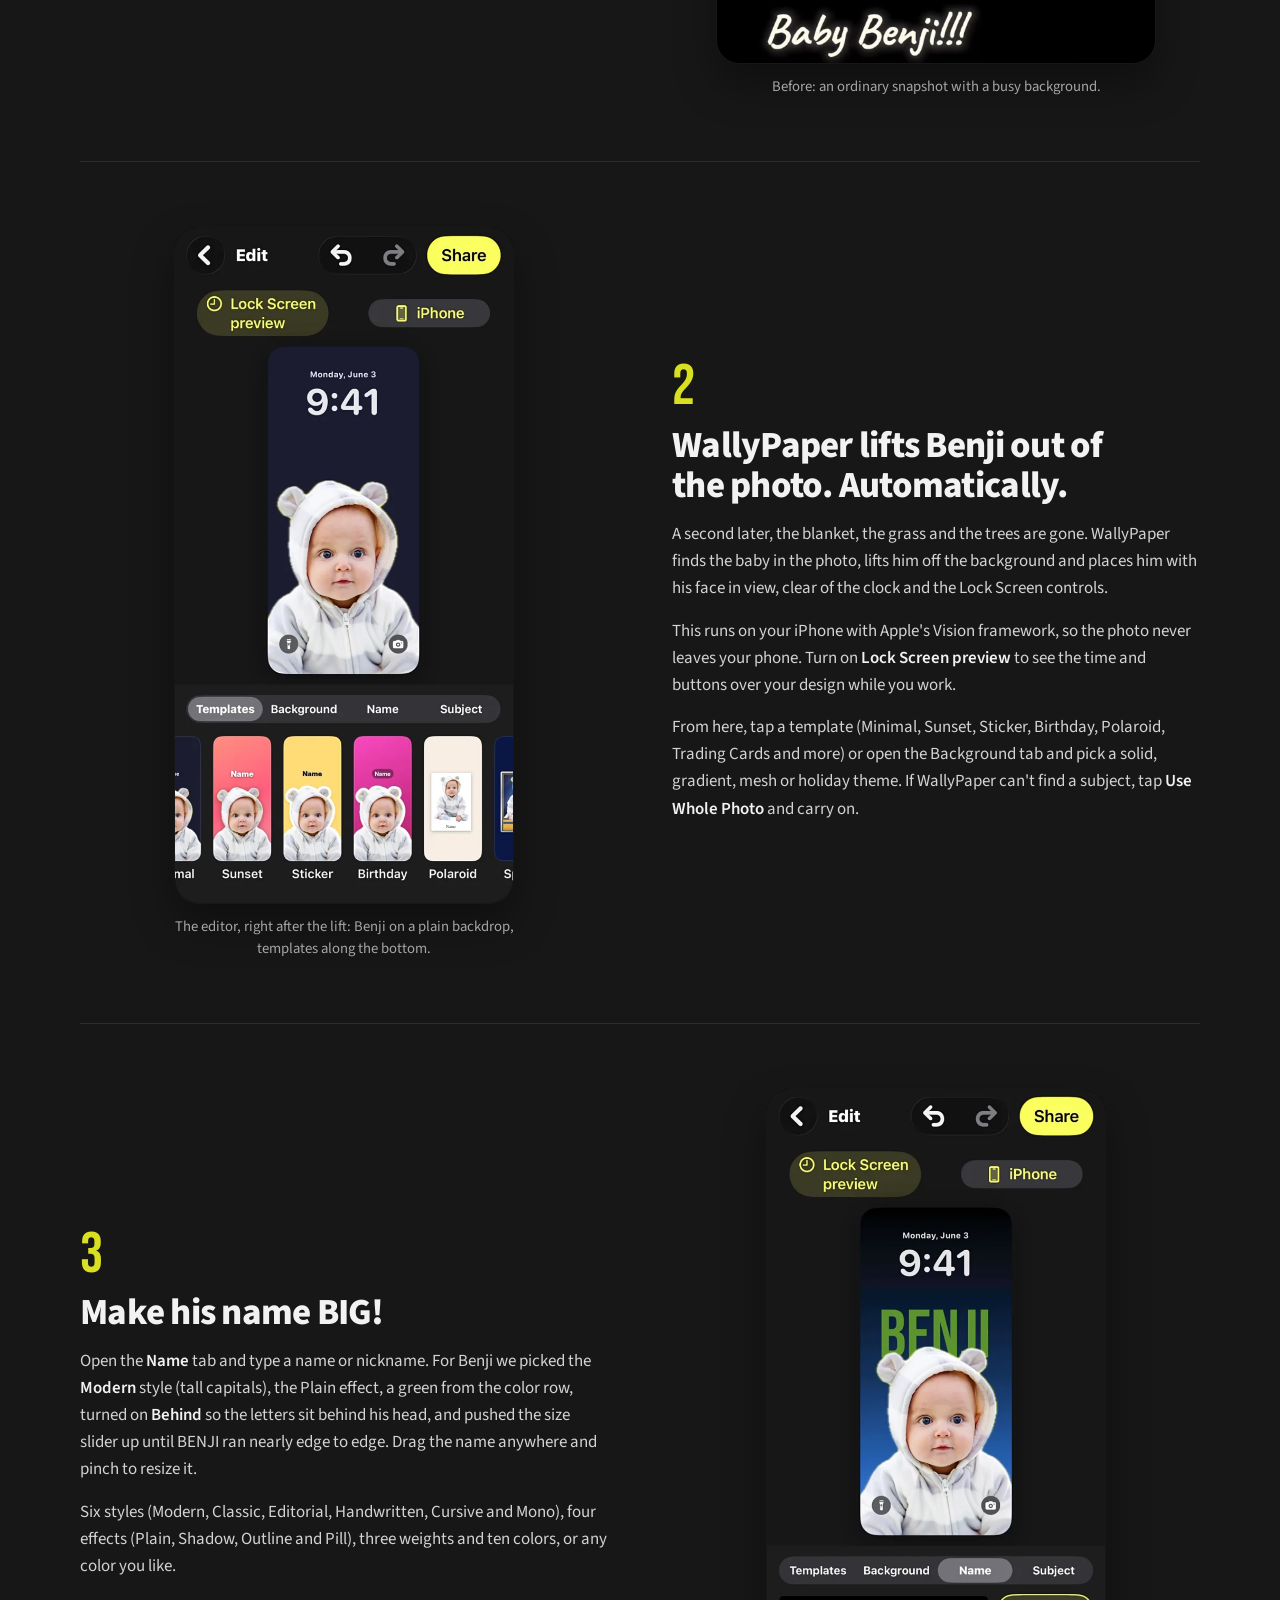
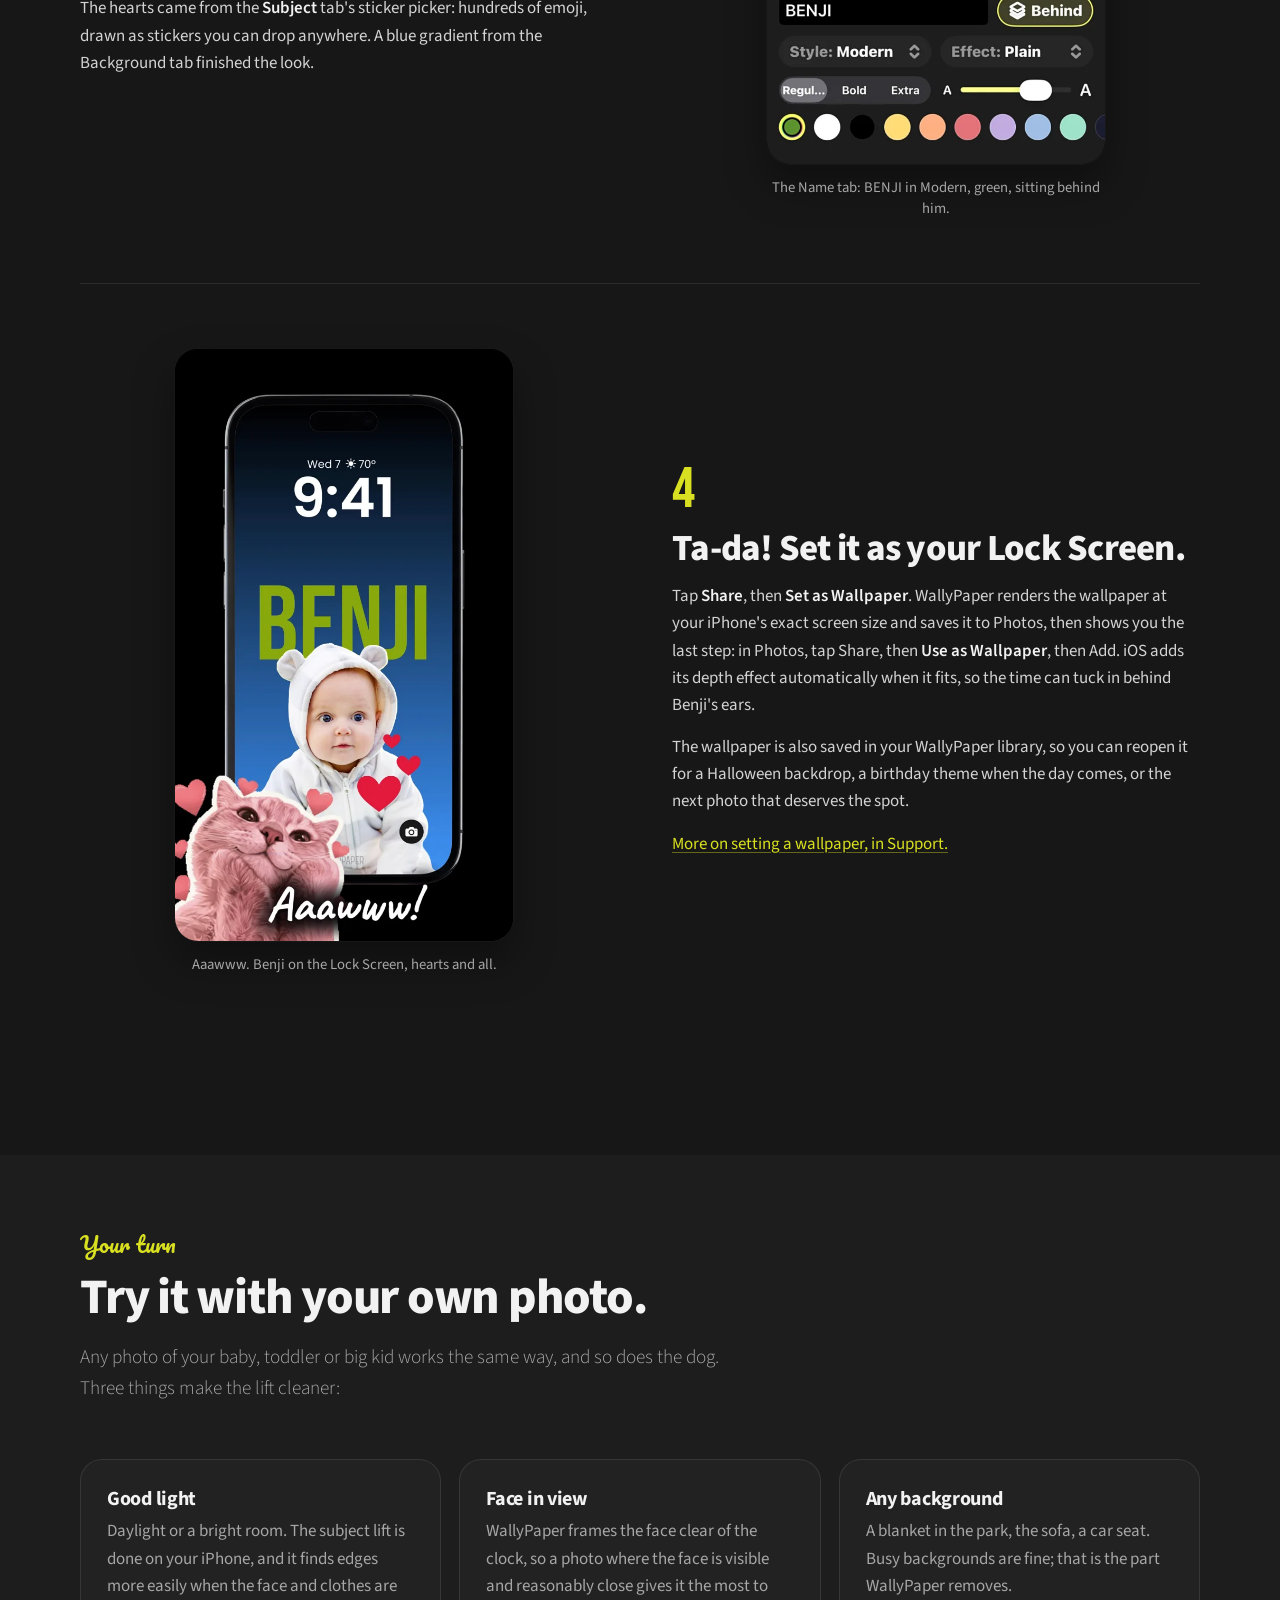
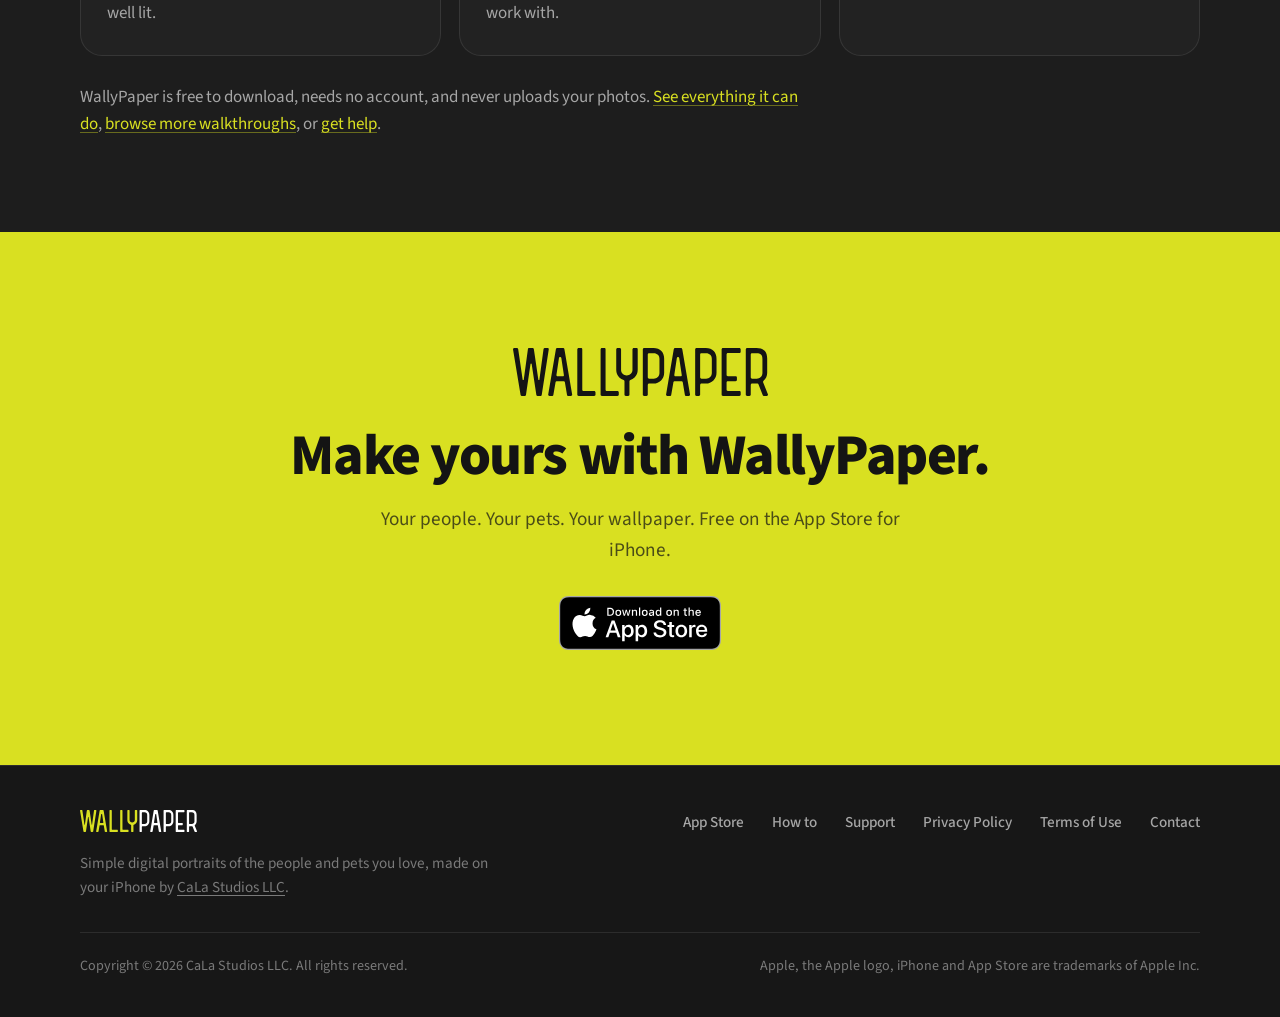
<file: how-to/baby-lock-screen-wallpaper.html>
<!DOCTYPE html>
<html lang="en">
<head>
  <meta charset="utf-8">
  <meta name="viewport" content="width=device-width, initial-scale=1, viewport-fit=cover">
  <title>How to Turn a Baby Photo into an iPhone Lock Screen Wallpaper</title>
  <meta name="description" content="Baby Benji goes from a picnic-blanket snapshot to an iPhone Lock Screen wallpaper with his name on it in about a minute, all on the iPhone. See every step.">
  <link rel="canonical" href="https://wallypaper.app/how-to/baby-lock-screen-wallpaper">
  <meta name="robots" content="max-image-preview:large">
  <meta name="theme-color" content="#171717">
  <meta name="apple-itunes-app" content="app-id=6805213479">

  <meta property="og:type" content="article">
  <meta property="og:site_name" content="WallyPaper">
  <meta property="og:title" content="How to turn a baby photo into an iPhone Lock Screen wallpaper">
  <meta property="og:description" content="Baby Benji, from a snapshot on a picnic blanket to the Lock Screen with his name on it, in about a minute. Made with WallyPaper, entirely on the iPhone.">
  <meta property="og:url" content="https://wallypaper.app/how-to/baby-lock-screen-wallpaper">
  <meta property="og:image" content="https://wallypaper.app/assets/img/how-to/baby/og-baby-lock-screen-wallpaper.jpg">
  <meta property="og:image:width" content="1200">
  <meta property="og:image:height" content="630">
  <meta property="og:image:alt" content="Baby Benji's finished iPhone Lock Screen wallpaper with his name in green and red heart stickers">
  <meta name="twitter:card" content="summary_large_image">
  <meta name="twitter:title" content="How to turn a baby photo into an iPhone Lock Screen wallpaper">
  <meta name="twitter:description" content="Baby Benji, from a snapshot on a picnic blanket to the Lock Screen with his name on it, in about a minute.">
  <meta name="twitter:image" content="https://wallypaper.app/assets/img/how-to/baby/og-baby-lock-screen-wallpaper.jpg">

  <link rel="icon" href="/assets/img/icon-32.png" sizes="32x32" type="image/png">
  <link rel="icon" href="/assets/img/icon-16.png" sizes="16x16" type="image/png">
  <link rel="apple-touch-icon" href="/assets/img/icon-180.png">
  <link rel="manifest" href="/site.webmanifest">
  <link rel="preload" href="/assets/fonts/source-sans-3.woff2" as="font" type="font/woff2" crossorigin>
  <link rel="preload" href="/assets/fonts/pacifico.woff2" as="font" type="font/woff2" crossorigin>
  <link rel="stylesheet" href="/assets/css/site.css">

  <script type="application/ld+json">
  {
    "@context": "https://schema.org",
    "@graph": [
      {
        "@type": "BreadcrumbList",
        "itemListElement": [
          { "@type": "ListItem", "position": 1, "name": "WallyPaper", "item": "https://wallypaper.app/" },
          { "@type": "ListItem", "position": 2, "name": "How to", "item": "https://wallypaper.app/how-to/" },
          { "@type": "ListItem", "position": 3, "name": "Baby photo to Lock Screen wallpaper", "item": "https://wallypaper.app/how-to/baby-lock-screen-wallpaper" }
        ]
      },
      {
        "@type": "HowTo",
        "name": "How to turn a baby photo into an iPhone Lock Screen wallpaper",
        "description": "Turn a snapshot of your baby into a personalized iPhone Lock Screen wallpaper with their name on it. WallyPaper lifts them out of the photo on your iPhone, puts them on a backdrop you choose and adds their name. About a minute, no account, nothing uploaded.",
        "image": "https://wallypaper.app/assets/img/how-to/baby/baby-lock-screen-wallpaper-benji-1308.webp",
        "totalTime": "PT2M",
        "estimatedCost": { "@type": "MonetaryAmount", "currency": "USD", "value": "0" },
        "tool": [ { "@type": "HowToTool", "name": "WallyPaper for iPhone (free on the App Store)" } ],
        "supply": [ { "@type": "HowToSupply", "name": "A photo of your baby from your camera roll" } ],
        "step": [
          {
            "@type": "HowToStep",
            "position": 1,
            "name": "Start with any photo",
            "text": "Open WallyPaper and choose a photo of your baby, take a new one, or share a photo to WallyPaper straight from the Photos app. A busy background and an off-center subject are fine.",
            "url": "https://wallypaper.app/how-to/baby-lock-screen-wallpaper#step-1",
            "image": "https://wallypaper.app/assets/img/how-to/baby/baby-photo-before-benji-1478.webp"
          },
          {
            "@type": "HowToStep",
            "position": 2,
            "name": "WallyPaper lifts your baby out of the photo",
            "text": "WallyPaper finds your baby, lifts them off the background on your iPhone and frames their face in view, clear of the clock. Tap a template or pick a background.",
            "url": "https://wallypaper.app/how-to/baby-lock-screen-wallpaper#step-2",
            "image": "https://wallypaper.app/assets/img/how-to/baby/wallypaper-lifts-baby-out-of-photo-1216.webp"
          },
          {
            "@type": "HowToStep",
            "position": 3,
            "name": "Make their name big",
            "text": "On the Name tab, type their name, choose a Style, Effect, weight and color, push the size slider up, and place it anywhere, even behind them. Add stickers from the Subject tab if you like.",
            "url": "https://wallypaper.app/how-to/baby-lock-screen-wallpaper#step-3",
            "image": "https://wallypaper.app/assets/img/how-to/baby/add-baby-name-to-lock-screen-wallpaper-1216.webp"
          },
          {
            "@type": "HowToStep",
            "position": 4,
            "name": "Set it as your Lock Screen",
            "text": "Tap Share, then Set as Wallpaper. WallyPaper saves the wallpaper to Photos at your iPhone's exact screen size. In Photos, tap Share, then Use as Wallpaper, then Add.",
            "url": "https://wallypaper.app/how-to/baby-lock-screen-wallpaper#step-4",
            "image": "https://wallypaper.app/assets/img/how-to/baby/baby-lock-screen-wallpaper-ta-da-benji-1464.webp"
          }
        ]
      }
    ]
  }
  </script>
</head>
<body>
  <a class="skip-link" href="#main">Skip to content</a>

  <header class="site-header">
    <div class="container nav">
      <a class="nav-brand" href="/" aria-label="WallyPaper home"><span class="wordmark" role="img" aria-label="WallyPaper"></span></a>
      <ul class="nav-links" id="nav-links">
        <li><a href="/#how">How it works</a></li>
        <li><a href="/#features">Features</a></li>
        <li><a href="/how-to/" aria-current="page">How to</a></li>
        <li><a href="/#pro">Pro</a></li>
        <li><a href="/privacy">Privacy</a></li>
        <li><a href="/support">Support</a></li>
      </ul>
      <div class="nav-cta">
        <a class="btn btn-neon btn-sm" href="https://apps.apple.com/us/app/wallypaper-custom-wallpaper/id6805213479">Get the app</a>
        <button class="nav-toggle" type="button" aria-controls="nav-links" aria-expanded="false" aria-label="Menu"><span></span></button>
      </div>
    </div>
  </header>

  <main id="main">
    <article>
      <div class="container">
        <nav class="breadcrumbs" aria-label="Breadcrumb">
          <ol>
            <li><a href="/">WallyPaper</a></li>
            <li><a href="/how-to/">How to</a></li>
            <li aria-current="page">Baby photo to Lock Screen wallpaper</li>
          </ol>
        </nav>

        <!-- ============ The result ============ -->
        <header class="howto-hero">
          <div class="howto-hero-copy">
            <span class="eyebrow">How to · Kids</span>
            <h1>Turn a baby photo into a Lock Screen wallpaper, with their name on it.</h1>
            <p class="lede">This is Baby Benji. One snapshot on a picnic blanket, one minute in WallyPaper, and he is on the Lock Screen with his name above him. Every step happens on the iPhone; the photo is never uploaded.</p>
            <div class="hero-cta">
              <a class="badge-link" href="https://apps.apple.com/us/app/wallypaper-custom-wallpaper/id6805213479">
                <img src="/assets/img/app-store-badge.svg" alt="Download on the App Store" width="162" height="54">
              </a>
              <a class="btn btn-ghost" href="#step-1">See the steps</a>
            </div>
          </div>
          <figure class="howto-figure howto-figure--hero">
            <img src="/assets/img/how-to/baby/baby-lock-screen-wallpaper-benji-640.webp"
                 srcset="/assets/img/how-to/baby/baby-lock-screen-wallpaper-benji-640.webp 640w, /assets/img/how-to/baby/baby-lock-screen-wallpaper-benji-1308.webp 1308w"
                 sizes="(max-width: 900px) 92vw, 380px"
                 alt="Finished iPhone Lock Screen wallpaper of baby Benji in a bear-ear hoodie on a blue gradient, his name BENJI in green above him"
                 width="640" height="1252" fetchpriority="high" decoding="async">
            <figcaption>The finished wallpaper: Benji lifted off the blanket, on a blue gradient, with his name and a few hearts.</figcaption>
          </figure>
        </header>

        <!-- ============ Steps ============ -->
        <ol class="howto-steps">
          <li class="howto-step" id="step-1">
            <div class="howto-copy">
              <span class="howto-num" aria-hidden="true">1</span>
              <h2>Start with any photo.</h2>
              <p>This is the photo we started from: Benji on a blanket in a sunny park, with trees, grass and a whole lot going on behind him. No cropping, no editing, no tracing around him first.</p>
              <p>Open WallyPaper and tap <strong>Choose a Photo</strong>, or <strong>Take a Photo</strong> for a new one. You can also start from the Photos app: open the photo, tap Share, then WallyPaper, then <strong>Make Wallpaper</strong>.</p>
              <p class="howto-tip">Best results: their face clearly in view, reasonably close, and well lit. Outdoor daylight, like this one, is ideal.</p>
            </div>
            <figure class="howto-figure howto-figure--wide">
              <img src="/assets/img/how-to/baby/baby-photo-before-benji-640.webp"
                   srcset="/assets/img/how-to/baby/baby-photo-before-benji-640.webp 640w, /assets/img/how-to/baby/baby-photo-before-benji-1478.webp 1478w"
                   sizes="(max-width: 900px) 92vw, 440px"
                   alt="The original photo: baby Benji in a bear-ear hoodie sitting on a blanket in a sunny park, before WallyPaper"
                   width="640" height="819" loading="lazy" decoding="async">
              <figcaption>Before: an ordinary snapshot with a busy background.</figcaption>
            </figure>
          </li>

          <li class="howto-step" id="step-2">
            <div class="howto-copy">
              <span class="howto-num" aria-hidden="true">2</span>
              <h2>WallyPaper lifts Benji out of the photo. Automatically.</h2>
              <p>A second later, the blanket, the grass and the trees are gone. WallyPaper finds the baby in the photo, lifts him off the background and places him with his face in view, clear of the clock and the Lock Screen controls.</p>
              <p>This runs on your iPhone with Apple's Vision framework, so the photo never leaves your phone. Turn on <strong>Lock Screen preview</strong> to see the time and buttons over your design while you work.</p>
              <p>From here, tap a template (Minimal, Sunset, Sticker, Birthday, Polaroid, Trading Cards and more) or open the Background tab and pick a solid, gradient, mesh or holiday theme. If WallyPaper can't find a subject, tap <strong>Use Whole Photo</strong> and carry on.</p>
            </div>
            <figure class="howto-figure">
              <img src="/assets/img/how-to/baby/wallypaper-lifts-baby-out-of-photo-640.webp"
                   srcset="/assets/img/how-to/baby/wallypaper-lifts-baby-out-of-photo-640.webp 640w, /assets/img/how-to/baby/wallypaper-lifts-baby-out-of-photo-1216.webp 1216w"
                   sizes="(max-width: 900px) 92vw, 340px"
                   alt="The WallyPaper editor with Benji lifted out of the photo onto a plain dark background, Lock Screen preview on and the Templates row below"
                   width="640" height="1280" loading="lazy" decoding="async">
              <figcaption>The editor, right after the lift: Benji on a plain backdrop, templates along the bottom.</figcaption>
            </figure>
          </li>

          <li class="howto-step" id="step-3">
            <div class="howto-copy">
              <span class="howto-num" aria-hidden="true">3</span>
              <h2>Make his name BIG!</h2>
              <p>Open the <strong>Name</strong> tab and type a name or nickname. For Benji we picked the <strong>Modern</strong> style (tall capitals), the Plain effect, a green from the color row, turned on <strong>Behind</strong> so the letters sit behind his head, and pushed the size slider up until BENJI ran nearly edge to edge. Drag the name anywhere and pinch to resize it.</p>
              <p>Six styles (Modern, Classic, Editorial, Handwritten, Cursive and Mono), four effects (Plain, Shadow, Outline and Pill), three weights and ten colors, or any color you like.</p>
              <p>The hearts came from the <strong>Subject</strong> tab's sticker picker: hundreds of emoji, drawn as stickers you can drop anywhere. A blue gradient from the Background tab finished the look.</p>
            </div>
            <figure class="howto-figure">
              <img src="/assets/img/how-to/baby/add-baby-name-to-lock-screen-wallpaper-640.webp"
                   srcset="/assets/img/how-to/baby/add-baby-name-to-lock-screen-wallpaper-640.webp 640w, /assets/img/how-to/baby/add-baby-name-to-lock-screen-wallpaper-1216.webp 1216w"
                   sizes="(max-width: 900px) 92vw, 340px"
                   alt="The WallyPaper Name tab with BENJI typed in, Style set to Modern, a green color chosen and the name placed behind Benji"
                   width="640" height="1277" loading="lazy" decoding="async">
              <figcaption>The Name tab: BENJI in Modern, green, sitting behind him.</figcaption>
            </figure>
          </li>

          <li class="howto-step" id="step-4">
            <div class="howto-copy">
              <span class="howto-num" aria-hidden="true">4</span>
              <h2>Ta-da! Set it as your Lock Screen.</h2>
              <p>Tap <strong>Share</strong>, then <strong>Set as Wallpaper</strong>. WallyPaper renders the wallpaper at your iPhone's exact screen size and saves it to Photos, then shows you the last step: in Photos, tap Share, then <strong>Use as Wallpaper</strong>, then Add. iOS adds its depth effect automatically when it fits, so the time can tuck in behind Benji's ears.</p>
              <p>The wallpaper is also saved in your WallyPaper library, so you can reopen it for a Halloween backdrop, a birthday theme when the day comes, or the next photo that deserves the spot.</p>
              <p><a href="/support#set-wallpaper">More on setting a wallpaper, in Support.</a></p>
            </div>
            <figure class="howto-figure">
              <img src="/assets/img/how-to/baby/baby-lock-screen-wallpaper-ta-da-benji-640.webp"
                   srcset="/assets/img/how-to/baby/baby-lock-screen-wallpaper-ta-da-benji-640.webp 640w, /assets/img/how-to/baby/baby-lock-screen-wallpaper-ta-da-benji-1464.webp 1464w"
                   sizes="(max-width: 900px) 92vw, 340px"
                   alt="Benji's finished iPhone Lock Screen wallpaper with red heart stickers and a pink cat sticker saying Aaawww"
                   width="640" height="1121" loading="lazy" decoding="async">
              <figcaption>Aaawww. Benji on the Lock Screen, hearts and all.</figcaption>
            </figure>
          </li>
        </ol>
      </div>

      <!-- ============ Try it ============ -->
      <section class="section section--alt section--tight" id="try-it">
        <div class="container">
          <div class="section-head">
            <span class="eyebrow">Your turn</span>
            <h2 class="title">Try it with your own photo.</h2>
            <p class="lede">Any photo of your baby, toddler or big kid works the same way, and so does the dog. Three things make the lift cleaner:</p>
          </div>
          <div class="pillars">
            <div class="pillar reveal">
              <h3>Good light</h3>
              <p>Daylight or a bright room. The subject lift is done on your iPhone, and it finds edges more easily when the face and clothes are well lit.</p>
            </div>
            <div class="pillar reveal">
              <h3>Face in view</h3>
              <p>WallyPaper frames the face clear of the clock, so a photo where the face is visible and reasonably close gives it the most to work with.</p>
            </div>
            <div class="pillar reveal">
              <h3>Any background</h3>
              <p>A blanket in the park, the sofa, a car seat. Busy backgrounds are fine; that is the part WallyPaper removes.</p>
            </div>
          </div>
          <p class="howto-note">WallyPaper is free to download, needs no account, and never uploads your photos. <a href="/#features">See everything it can do</a>, <a href="/how-to/">browse more walkthroughs</a>, or <a href="/support">get help</a>.</p>
        </div>
      </section>
    </article>

    <!-- ============ CTA ============ -->
    <section class="section cta" id="download">
      <div class="container">
        <span class="wordmark wordmark--lg wordmark--ink" role="img" aria-label="WallyPaper"></span>
        <h2 class="title">Make yours with WallyPaper.</h2>
        <p class="lede">Your people. Your pets. Your wallpaper. Free on the App Store for iPhone.</p>
        <div class="cta-actions">
          <a class="badge-link" href="https://apps.apple.com/us/app/wallypaper-custom-wallpaper/id6805213479">
            <img src="/assets/img/app-store-badge.svg" alt="Download on the App Store" width="162" height="54">
          </a>
        </div>
      </div>
    </section>
  </main>

  <footer class="site-footer">
    <div class="container">
      <div class="footer-grid">
        <div class="footer-brand">
          <span class="wordmark" role="img" aria-label="WallyPaper"></span>
          <p>Simple digital portraits of the people and pets you love, made on your iPhone by <a href="https://calastudios.app/">CaLa Studios LLC</a>.</p>
        </div>
        <ul class="footer-links">
          <li><a href="https://apps.apple.com/us/app/wallypaper-custom-wallpaper/id6805213479">App Store</a></li>
          <li><a href="/how-to/">How to</a></li>
          <li><a href="/support">Support</a></li>
          <li><a href="/privacy">Privacy Policy</a></li>
          <li><a href="https://www.apple.com/legal/internet-services/itunes/dev/stdeula/">Terms of Use</a></li>
          <li><a href="mailto:support@calastudios.app">Contact</a></li>
        </ul>
      </div>
      <div class="footer-meta">
        <span>Copyright © <span data-year>2026</span> CaLa Studios LLC. All rights reserved.</span>
        <span>Apple, the Apple logo, iPhone and App Store are trademarks of Apple Inc.</span>
      </div>
    </div>
  </footer>

  <script src="/assets/js/site.js" defer></script>
</body>
</html>
</file>
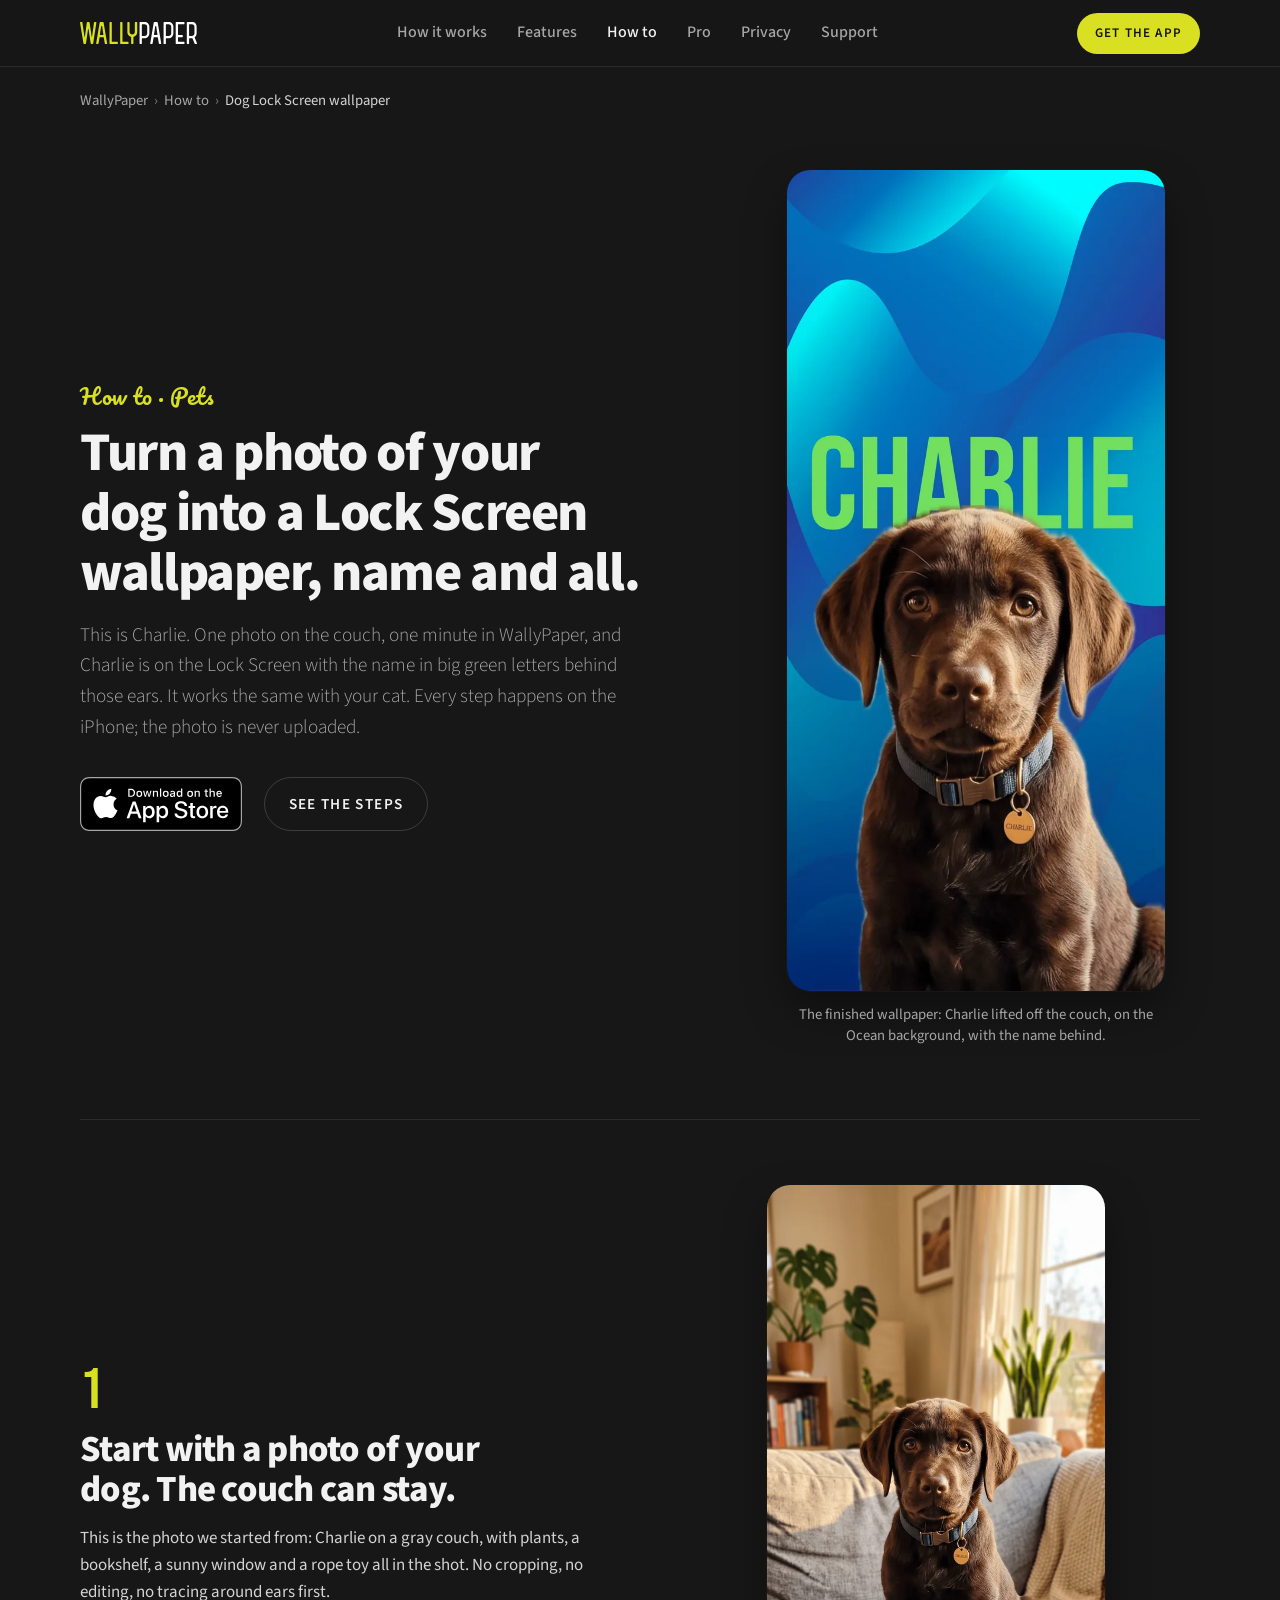
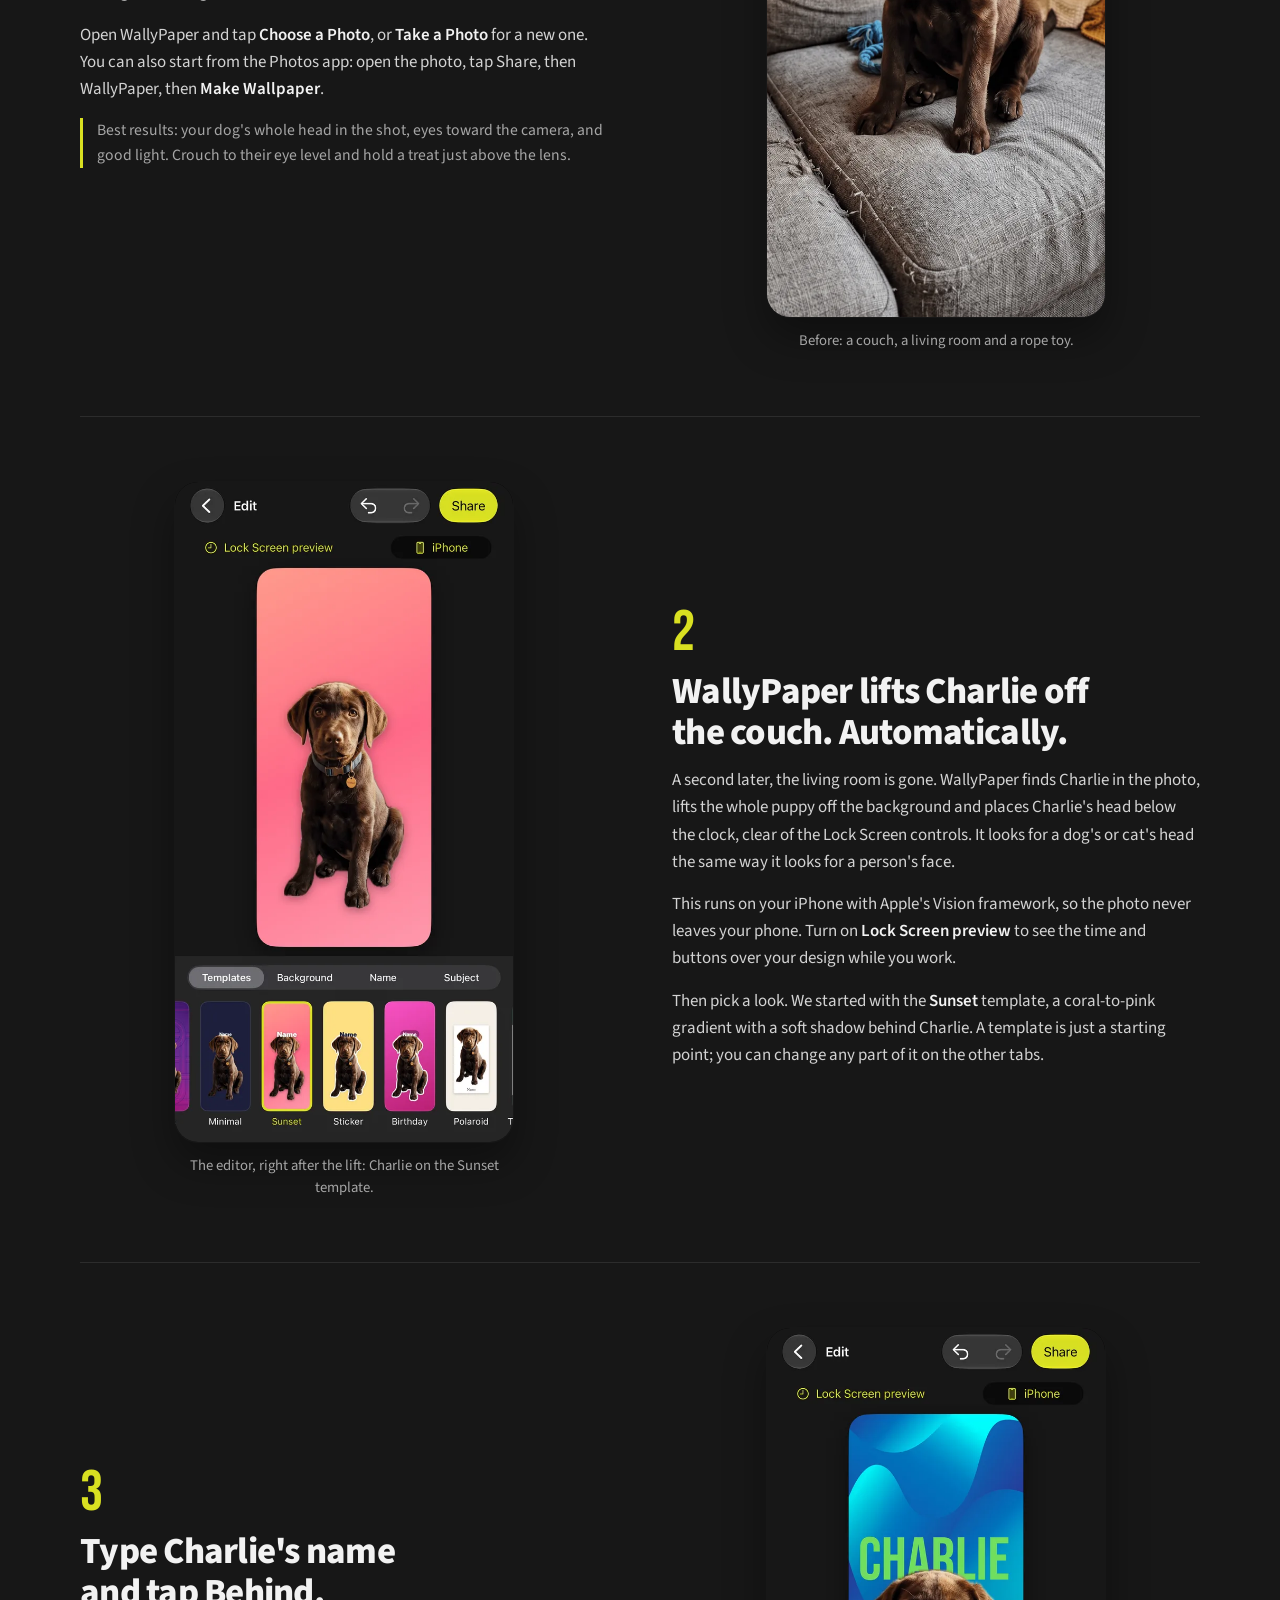
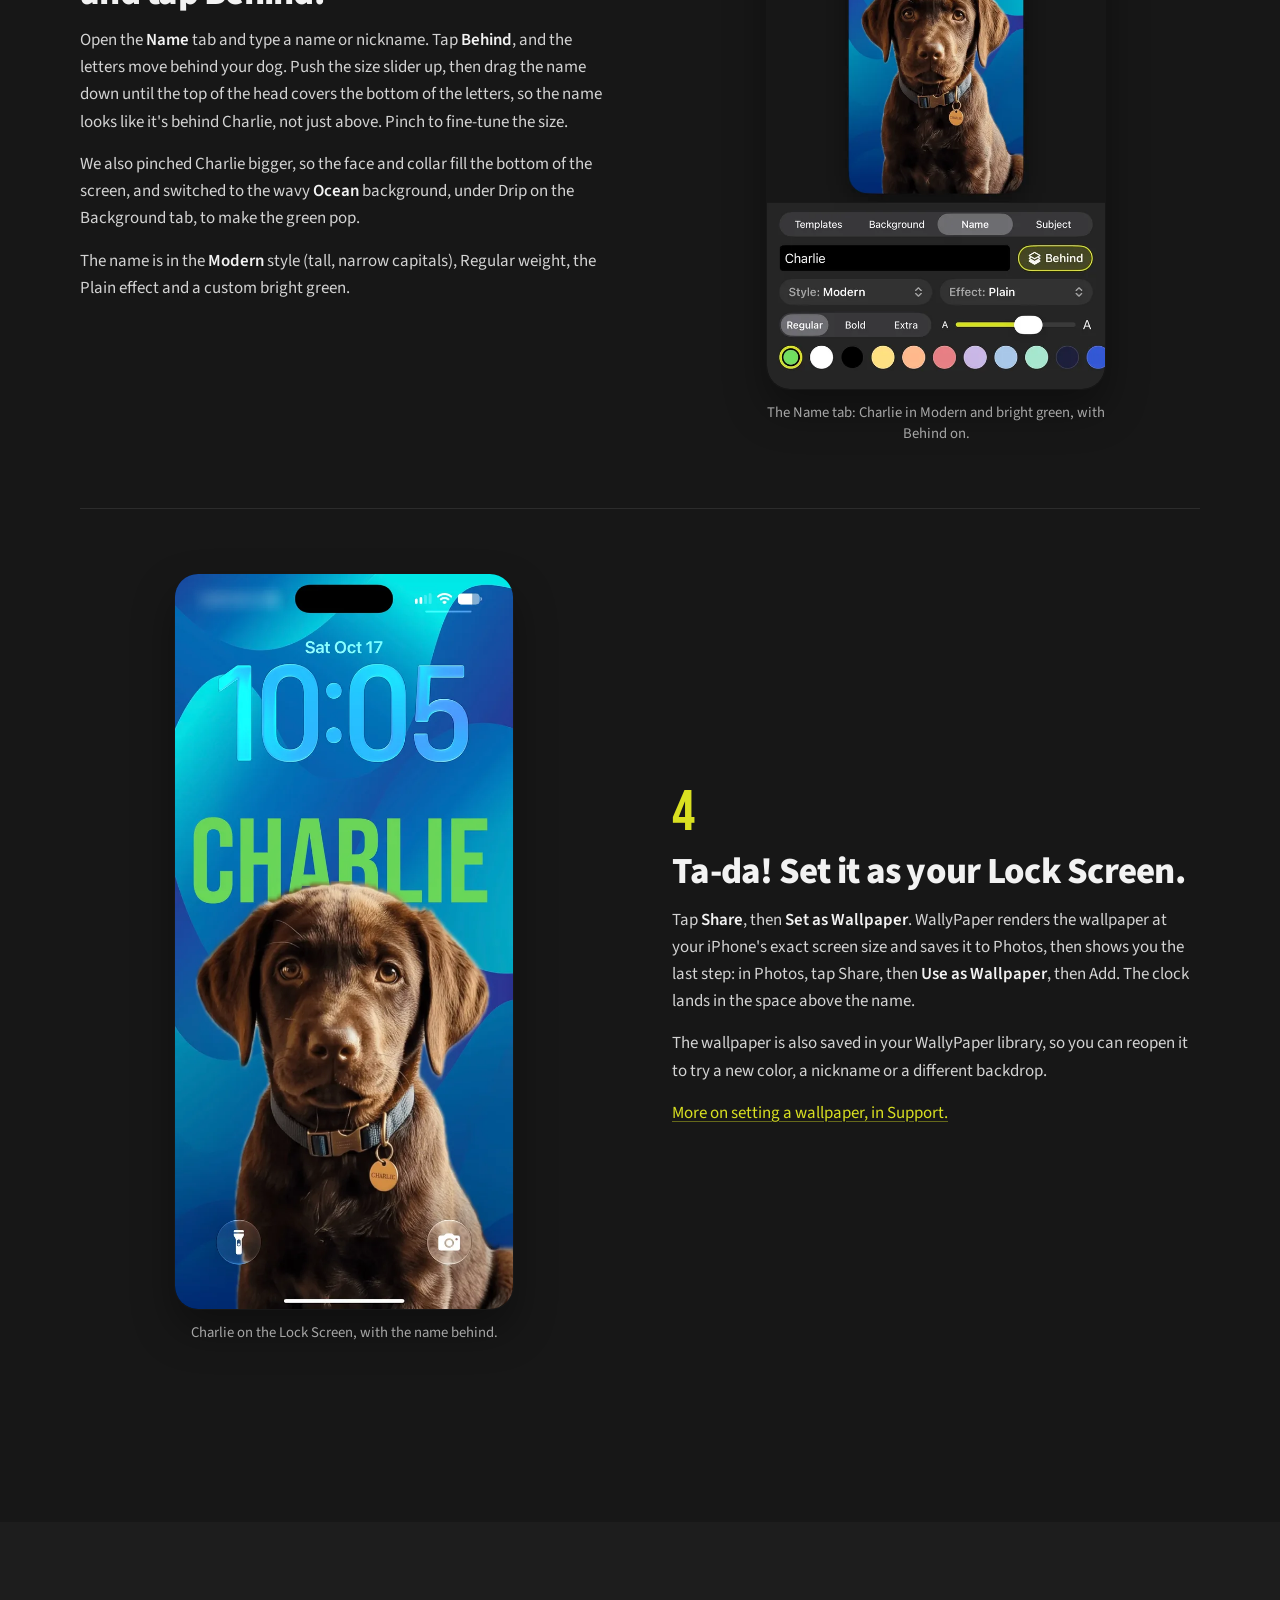
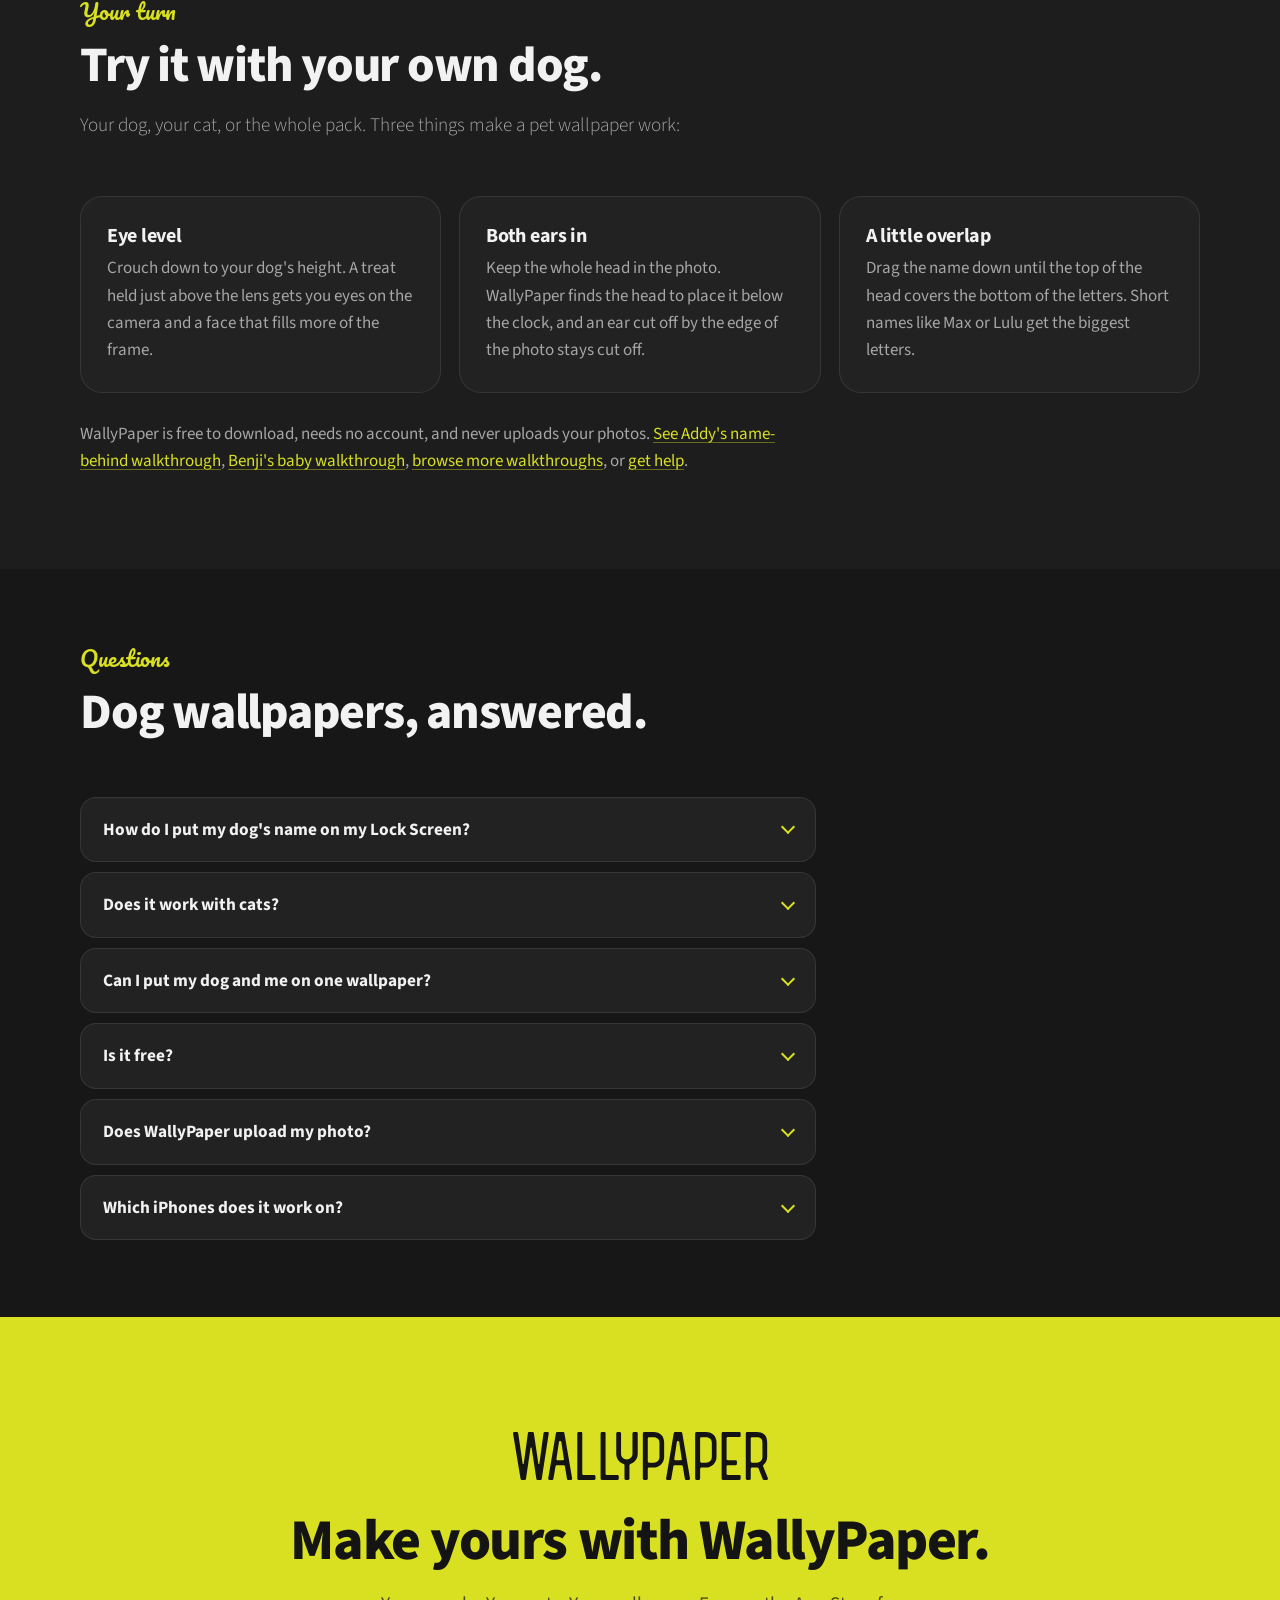
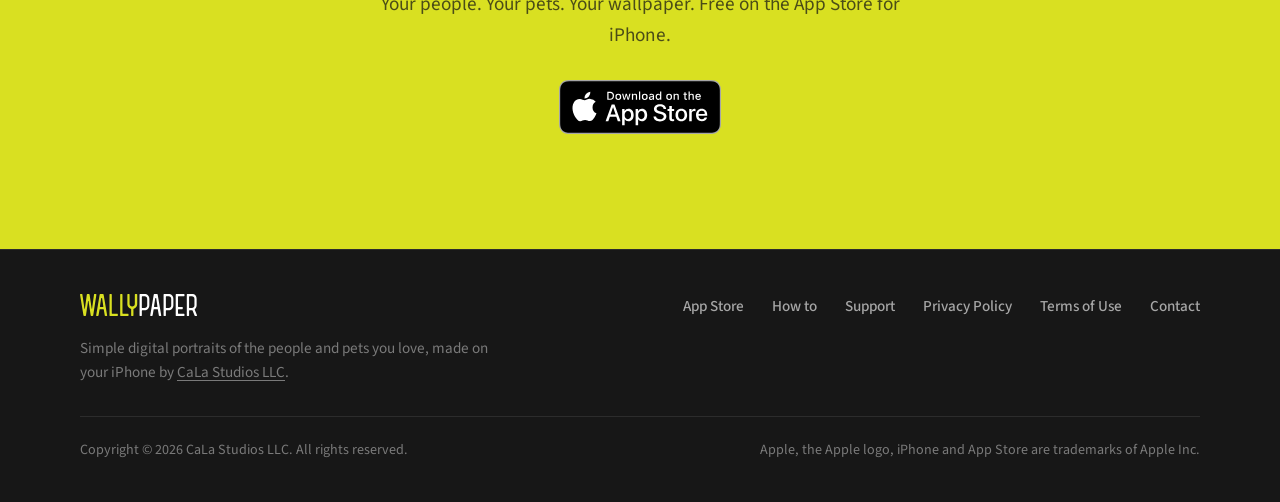
<file: how-to/dog-lock-screen-wallpaper.html>
<!DOCTYPE html>
<html lang="en">
<head>
  <meta charset="utf-8">
  <meta name="viewport" content="width=device-width, initial-scale=1, viewport-fit=cover">
  <title>How to Turn a Dog Photo into an iPhone Lock Screen Wallpaper</title>
  <meta name="description" content="Turn a photo of your dog into an iPhone Lock Screen wallpaper with their name in big letters behind them. About a minute in WallyPaper, all on your iPhone.">
  <link rel="canonical" href="https://wallypaper.app/how-to/dog-lock-screen-wallpaper">
  <meta name="robots" content="max-image-preview:large">
  <meta name="theme-color" content="#171717">
  <meta name="apple-itunes-app" content="app-id=6805213479">

  <meta property="og:type" content="article">
  <meta property="og:site_name" content="WallyPaper">
  <meta property="og:title" content="How to turn a dog photo into an iPhone Lock Screen wallpaper">
  <meta property="og:description" content="Charlie, from the couch to the Lock Screen with the name in big green letters behind those ears, in about a minute. Made with WallyPaper, entirely on the iPhone.">
  <meta property="og:url" content="https://wallypaper.app/how-to/dog-lock-screen-wallpaper">
  <meta property="og:image" content="https://wallypaper.app/assets/img/how-to/dog/og-dog-lock-screen-wallpaper.jpg">
  <meta property="og:image:width" content="1200">
  <meta property="og:image:height" content="630">
  <meta property="og:image:alt" content="Charlie the chocolate Lab puppy's finished iPhone wallpaper, with CHARLIE in big green letters behind the puppy's head">
  <meta name="twitter:card" content="summary_large_image">
  <meta name="twitter:title" content="How to turn a dog photo into an iPhone Lock Screen wallpaper">
  <meta name="twitter:description" content="Charlie, from the couch to the Lock Screen with the name in big green letters behind those ears, in about a minute.">
  <meta name="twitter:image" content="https://wallypaper.app/assets/img/how-to/dog/og-dog-lock-screen-wallpaper.jpg">

  <link rel="icon" href="/assets/img/icon-32.png" sizes="32x32" type="image/png">
  <link rel="icon" href="/assets/img/icon-16.png" sizes="16x16" type="image/png">
  <link rel="apple-touch-icon" href="/assets/img/icon-180.png">
  <link rel="manifest" href="/site.webmanifest">
  <link rel="preload" href="/assets/fonts/source-sans-3.woff2" as="font" type="font/woff2" crossorigin>
  <link rel="preload" href="/assets/fonts/pacifico.woff2" as="font" type="font/woff2" crossorigin>
  <link rel="stylesheet" href="/assets/css/site.css">

  <script type="application/ld+json">
  {
    "@context": "https://schema.org",
    "@graph": [
      {
        "@type": "BreadcrumbList",
        "itemListElement": [
          { "@type": "ListItem", "position": 1, "name": "WallyPaper", "item": "https://wallypaper.app/" },
          { "@type": "ListItem", "position": 2, "name": "How to", "item": "https://wallypaper.app/how-to/" },
          { "@type": "ListItem", "position": 3, "name": "Dog Lock Screen wallpaper", "item": "https://wallypaper.app/how-to/dog-lock-screen-wallpaper" }
        ]
      },
      {
        "@type": "HowTo",
        "name": "How to turn a dog photo into an iPhone Lock Screen wallpaper",
        "description": "Turn a photo of your dog into an iPhone Lock Screen wallpaper with their name in big letters. WallyPaper lifts your dog out of the photo on your iPhone, then puts the name between your dog and the background. About a minute, no account, nothing uploaded.",
        "image": "https://wallypaper.app/assets/img/how-to/dog/dog-lock-screen-wallpaper-charlie-1320.webp",
        "totalTime": "PT2M",
        "estimatedCost": { "@type": "MonetaryAmount", "currency": "USD", "value": "0" },
        "tool": [ { "@type": "HowToTool", "name": "WallyPaper for iPhone (free on the App Store)" } ],
        "supply": [ { "@type": "HowToSupply", "name": "A photo of your dog from your camera roll" } ],
        "step": [
          {
            "@type": "HowToStep",
            "position": 1,
            "name": "Start with a photo of your dog",
            "text": "Open WallyPaper and choose a photo, take a new one, or share a photo to WallyPaper straight from the Photos app. A busy room behind your dog is fine; their whole head should be in the shot.",
            "url": "https://wallypaper.app/how-to/dog-lock-screen-wallpaper#step-1",
            "image": "https://wallypaper.app/assets/img/how-to/dog/dog-photo-before-charlie-1320.webp"
          },
          {
            "@type": "HowToStep",
            "position": 2,
            "name": "WallyPaper lifts your dog out of the photo",
            "text": "WallyPaper finds your dog, lifts them off the background on your iPhone and places their head below the clock. Tap a template or pick a background.",
            "url": "https://wallypaper.app/how-to/dog-lock-screen-wallpaper#step-2",
            "image": "https://wallypaper.app/assets/img/how-to/dog/wallypaper-lifts-dog-out-of-photo-1320.webp"
          },
          {
            "@type": "HowToStep",
            "position": 3,
            "name": "Type the name and tap Behind",
            "text": "On the Name tab, type your dog's name and tap Behind so the letters sit behind them. Push the size slider up, then drag the name down until the top of their head covers the bottom of the letters.",
            "url": "https://wallypaper.app/how-to/dog-lock-screen-wallpaper#step-3",
            "image": "https://wallypaper.app/assets/img/how-to/dog/add-dog-name-to-lock-screen-wallpaper-1320.webp"
          },
          {
            "@type": "HowToStep",
            "position": 4,
            "name": "Set it as your Lock Screen",
            "text": "Tap Share, then Set as Wallpaper. WallyPaper saves the wallpaper to Photos at your iPhone's exact screen size. In Photos, tap Share, then Use as Wallpaper, then Add.",
            "url": "https://wallypaper.app/how-to/dog-lock-screen-wallpaper#step-4",
            "image": "https://wallypaper.app/assets/img/how-to/dog/dog-lock-screen-wallpaper-ta-da-charlie-1320.webp"
          }
        ]
      },
      {
        "@type": "FAQPage",
        "mainEntity": [
          {
            "@type": "Question",
            "name": "How do I put my dog's name on my Lock Screen?",
            "acceptedAnswer": { "@type": "Answer", "text": "Choose a photo of your dog in WallyPaper, open the Name tab and type the name. Tap Behind to tuck the letters behind your dog, like Charlie's, or leave it off to keep the name in front. Then tap Share and Set as Wallpaper." }
          },
          {
            "@type": "Question",
            "name": "Does it work with cats?",
            "acceptedAnswer": { "@type": "Answer", "text": "Yes. WallyPaper lifts cats out of photos the same way, and it looks for a cat's head, like a dog's, when it places them below the clock. The steps are the same." }
          },
          {
            "@type": "Question",
            "name": "Can I put my dog and me on one wallpaper?",
            "acceptedAnswer": { "@type": "Answer", "text": "Yes. If you're in the same photo, WallyPaper shows each subject it found and lets you keep both. From separate photos, open the Subject tab and tap Add Photo to bring in the second one, then drag and pinch each into place." }
          },
          {
            "@type": "Question",
            "name": "Is it free?",
            "acceptedAnswer": { "@type": "Answer", "text": "WallyPaper is free to download, and wallpapers made with the free version carry a small WallyPaper mark near the bottom. WallyPaper Pro removes it and unlocks the whole app: $2.99 a month, $19.99 a year with a 7-day free trial for new subscribers, or $29.99 once." }
          },
          {
            "@type": "Question",
            "name": "Does WallyPaper upload my photo?",
            "acceptedAnswer": { "@type": "Answer", "text": "No. Your dog is lifted from the photo on your iPhone by Apple's Vision framework, and the app makes no network connections of its own. There is no account, no analytics and no tracking." }
          },
          {
            "@type": "Question",
            "name": "Which iPhones does it work on?",
            "acceptedAnswer": { "@type": "Answer", "text": "Any iPhone with iOS 18 or later. It works offline; only App Store purchases need a connection." }
          }
        ]
      }
    ]
  }
  </script>
</head>
<body>
  <a class="skip-link" href="#main">Skip to content</a>

  <header class="site-header">
    <div class="container nav">
      <a class="nav-brand" href="/" aria-label="WallyPaper home"><span class="wordmark" role="img" aria-label="WallyPaper"></span></a>
      <ul class="nav-links" id="nav-links">
        <li><a href="/#how">How it works</a></li>
        <li><a href="/#features">Features</a></li>
        <li><a href="/how-to/" aria-current="page">How to</a></li>
        <li><a href="/#pro">Pro</a></li>
        <li><a href="/privacy">Privacy</a></li>
        <li><a href="/support">Support</a></li>
      </ul>
      <div class="nav-cta">
        <a class="btn btn-neon btn-sm" href="https://apps.apple.com/us/app/wallypaper-custom-wallpaper/id6805213479">Get the app</a>
        <button class="nav-toggle" type="button" aria-controls="nav-links" aria-expanded="false" aria-label="Menu"><span></span></button>
      </div>
    </div>
  </header>

  <main id="main">
    <article>
      <div class="container">
        <nav class="breadcrumbs" aria-label="Breadcrumb">
          <ol>
            <li><a href="/">WallyPaper</a></li>
            <li><a href="/how-to/">How to</a></li>
            <li aria-current="page">Dog Lock Screen wallpaper</li>
          </ol>
        </nav>

        <!-- ============ The result ============ -->
        <header class="howto-hero">
          <div class="howto-hero-copy">
            <span class="eyebrow">How to · Pets</span>
            <h1>Turn a photo of your dog into a Lock Screen wallpaper, name and all.</h1>
            <p class="lede">This is Charlie. One photo on the couch, one minute in WallyPaper, and Charlie is on the Lock Screen with the name in big green letters behind those ears. It works the same with your cat. Every step happens on the iPhone; the photo is never uploaded.</p>
            <div class="hero-cta">
              <a class="badge-link" href="https://apps.apple.com/us/app/wallypaper-custom-wallpaper/id6805213479">
                <img src="/assets/img/app-store-badge.svg" alt="Download on the App Store" width="162" height="54">
              </a>
              <a class="btn btn-ghost" href="#step-1">See the steps</a>
            </div>
          </div>
          <figure class="howto-figure howto-figure--hero">
            <img src="/assets/img/how-to/dog/dog-lock-screen-wallpaper-charlie-640.webp"
                 srcset="/assets/img/how-to/dog/dog-lock-screen-wallpaper-charlie-640.webp 640w, /assets/img/how-to/dog/dog-lock-screen-wallpaper-charlie-1320.webp 1320w"
                 sizes="(max-width: 900px) 92vw, 380px"
                 alt="Finished iPhone wallpaper of Charlie, a chocolate Lab puppy in a blue collar, with CHARLIE in big green capitals behind the puppy's head on a background of blue waves"
                 width="640" height="1391" fetchpriority="high" decoding="async">
            <figcaption>The finished wallpaper: Charlie lifted off the couch, on the Ocean background, with the name behind.</figcaption>
          </figure>
        </header>

        <!-- ============ Steps ============ -->
        <ol class="howto-steps">
          <li class="howto-step" id="step-1">
            <div class="howto-copy">
              <span class="howto-num" aria-hidden="true">1</span>
              <h2>Start with a photo of your dog. The couch can stay.</h2>
              <p>This is the photo we started from: Charlie on a gray couch, with plants, a bookshelf, a sunny window and a rope toy all in the shot. No cropping, no editing, no tracing around ears first.</p>
              <p>Open WallyPaper and tap <strong>Choose a Photo</strong>, or <strong>Take a Photo</strong> for a new one. You can also start from the Photos app: open the photo, tap Share, then WallyPaper, then <strong>Make Wallpaper</strong>.</p>
              <p class="howto-tip">Best results: your dog's whole head in the shot, eyes toward the camera, and good light. Crouch to their eye level and hold a treat just above the lens.</p>
            </div>
            <figure class="howto-figure">
              <img src="/assets/img/how-to/dog/dog-photo-before-charlie-640.webp"
                   srcset="/assets/img/how-to/dog/dog-photo-before-charlie-640.webp 640w, /assets/img/how-to/dog/dog-photo-before-charlie-1320.webp 1320w"
                   sizes="(max-width: 900px) 92vw, 340px"
                   alt="The original photo: Charlie, a chocolate Lab puppy, sitting on a gray couch in a sunny living room with plants, a bookshelf and a blue rope toy, before WallyPaper"
                   width="640" height="1387" loading="lazy" decoding="async">
              <figcaption>Before: a couch, a living room and a rope toy.</figcaption>
            </figure>
          </li>

          <li class="howto-step" id="step-2">
            <div class="howto-copy">
              <span class="howto-num" aria-hidden="true">2</span>
              <h2>WallyPaper lifts Charlie off the couch. Automatically.</h2>
              <p>A second later, the living room is gone. WallyPaper finds Charlie in the photo, lifts the whole puppy off the background and places Charlie's head below the clock, clear of the Lock Screen controls. It looks for a dog's or cat's head the same way it looks for a person's face.</p>
              <p>This runs on your iPhone with Apple's Vision framework, so the photo never leaves your phone. Turn on <strong>Lock Screen preview</strong> to see the time and buttons over your design while you work.</p>
              <p>Then pick a look. We started with the <strong>Sunset</strong> template, a coral-to-pink gradient with a soft shadow behind Charlie. A template is just a starting point; you can change any part of it on the other tabs.</p>
            </div>
            <figure class="howto-figure">
              <img src="/assets/img/how-to/dog/wallypaper-lifts-dog-out-of-photo-640.webp"
                   srcset="/assets/img/how-to/dog/wallypaper-lifts-dog-out-of-photo-640.webp 640w, /assets/img/how-to/dog/wallypaper-lifts-dog-out-of-photo-1320.webp 1320w"
                   sizes="(max-width: 900px) 92vw, 340px"
                   alt="The WallyPaper editor with Charlie lifted out of the couch photo onto the pink Sunset template, with the Templates row below"
                   width="640" height="1251" loading="lazy" decoding="async">
              <figcaption>The editor, right after the lift: Charlie on the Sunset template.</figcaption>
            </figure>
          </li>

          <li class="howto-step" id="step-3">
            <div class="howto-copy">
              <span class="howto-num" aria-hidden="true">3</span>
              <h2>Type Charlie's name and tap Behind.</h2>
              <p>Open the <strong>Name</strong> tab and type a name or nickname. Tap <strong>Behind</strong>, and the letters move behind your dog. Push the size slider up, then drag the name down until the top of the head covers the bottom of the letters, so the name looks like it's behind Charlie, not just above. Pinch to fine-tune the size.</p>
              <p>We also pinched Charlie bigger, so the face and collar fill the bottom of the screen, and switched to the wavy <strong>Ocean</strong> background, under Drip on the Background tab, to make the green pop.</p>
              <p>The name is in the <strong>Modern</strong> style (tall, narrow capitals), Regular weight, the Plain effect and a custom bright green.</p>
            </div>
            <figure class="howto-figure">
              <img src="/assets/img/how-to/dog/add-dog-name-to-lock-screen-wallpaper-640.webp"
                   srcset="/assets/img/how-to/dog/add-dog-name-to-lock-screen-wallpaper-640.webp 640w, /assets/img/how-to/dog/add-dog-name-to-lock-screen-wallpaper-1320.webp 1320w"
                   sizes="(max-width: 900px) 92vw, 340px"
                   alt="The WallyPaper Name tab with Charlie typed in, Behind turned on, Style set to Modern in Regular and a bright green color, the name sitting behind the puppy's head on blue waves"
                   width="640" height="1251" loading="lazy" decoding="async">
              <figcaption>The Name tab: Charlie in Modern and bright green, with Behind on.</figcaption>
            </figure>
          </li>

          <li class="howto-step" id="step-4">
            <div class="howto-copy">
              <span class="howto-num" aria-hidden="true">4</span>
              <h2>Ta-da! Set it as your Lock Screen.</h2>
              <p>Tap <strong>Share</strong>, then <strong>Set as Wallpaper</strong>. WallyPaper renders the wallpaper at your iPhone's exact screen size and saves it to Photos, then shows you the last step: in Photos, tap Share, then <strong>Use as Wallpaper</strong>, then Add. The clock lands in the space above the name.</p>
              <p>The wallpaper is also saved in your WallyPaper library, so you can reopen it to try a new color, a nickname or a different backdrop.</p>
              <p><a href="/support#set-wallpaper">More on setting a wallpaper, in Support.</a></p>
            </div>
            <figure class="howto-figure">
              <img src="/assets/img/how-to/dog/dog-lock-screen-wallpaper-ta-da-charlie-640.webp"
                   srcset="/assets/img/how-to/dog/dog-lock-screen-wallpaper-ta-da-charlie-640.webp 640w, /assets/img/how-to/dog/dog-lock-screen-wallpaper-ta-da-charlie-1320.webp 1320w"
                   sizes="(max-width: 900px) 92vw, 340px"
                   alt="Charlie's wallpaper on an iPhone Lock Screen: the clock at the top and CHARLIE in green behind the puppy's head"
                   width="640" height="1391" loading="lazy" decoding="async">
              <figcaption>Charlie on the Lock Screen, with the name behind.</figcaption>
            </figure>
          </li>
        </ol>
      </div>

      <!-- ============ Try it ============ -->
      <section class="section section--alt section--tight" id="try-it">
        <div class="container">
          <div class="section-head">
            <span class="eyebrow">Your turn</span>
            <h2 class="title">Try it with your own dog.</h2>
            <p class="lede">Your dog, your cat, or the whole pack. Three things make a pet wallpaper work:</p>
          </div>
          <div class="pillars">
            <div class="pillar reveal">
              <h3>Eye level</h3>
              <p>Crouch down to your dog's height. A treat held just above the lens gets you eyes on the camera and a face that fills more of the frame.</p>
            </div>
            <div class="pillar reveal">
              <h3>Both ears in</h3>
              <p>Keep the whole head in the photo. WallyPaper finds the head to place it below the clock, and an ear cut off by the edge of the photo stays cut off.</p>
            </div>
            <div class="pillar reveal">
              <h3>A little overlap</h3>
              <p>Drag the name down until the top of the head covers the bottom of the letters. Short names like Max or Lulu get the biggest letters.</p>
            </div>
          </div>
          <p class="howto-note">WallyPaper is free to download, needs no account, and never uploads your photos. <a href="/how-to/name-behind-photo-wallpaper">See Addy's name-behind walkthrough</a>, <a href="/how-to/baby-lock-screen-wallpaper">Benji's baby walkthrough</a>, <a href="/how-to/">browse more walkthroughs</a>, or <a href="/support">get help</a>.</p>
        </div>
      </section>

      <!-- ============ Questions ============ -->
      <section class="section section--tight" id="questions">
        <div class="container">
          <div class="section-head">
            <span class="eyebrow">Questions</span>
            <h2 class="title">Dog wallpapers, answered.</h2>
          </div>
          <div class="faq" style="max-width: 46rem;">
            <details>
              <summary>How do I put my dog's name on my Lock Screen?</summary>
              <div class="answer">
                <p>Choose a photo of your dog in WallyPaper, open the <strong>Name</strong> tab and type the name. Tap <strong>Behind</strong> to tuck the letters behind your dog, like Charlie's, or leave it off to keep the name in front. Then tap Share and Set as Wallpaper.</p>
              </div>
            </details>
            <details>
              <summary>Does it work with cats?</summary>
              <div class="answer">
                <p>Yes. WallyPaper lifts cats out of photos the same way, and it looks for a cat's head, like a dog's, when it places them below the clock. The steps are the same.</p>
              </div>
            </details>
            <details>
              <summary>Can I put my dog and me on one wallpaper?</summary>
              <div class="answer">
                <p>Yes. If you're in the same photo, WallyPaper shows each subject it found and lets you keep both. From separate photos, open the <strong>Subject</strong> tab and tap <strong>Add Photo</strong> to bring in the second one, then drag and pinch each into place.</p>
              </div>
            </details>
            <details>
              <summary>Is it free?</summary>
              <div class="answer">
                <p>WallyPaper is free to download, and wallpapers made with the free version carry a small WallyPaper mark near the bottom. WallyPaper Pro removes it and unlocks the whole app: $2.99 a month, $19.99 a year with a 7-day free trial for new subscribers, or $29.99 once. <a href="/support">More about Pro, in Support.</a></p>
              </div>
            </details>
            <details>
              <summary>Does WallyPaper upload my photo?</summary>
              <div class="answer">
                <p>No. Your dog is lifted from the photo on your iPhone by Apple's Vision framework, and the app makes no network connections of its own. There is no account, no analytics and no tracking. <a href="/privacy">Read the privacy policy.</a></p>
              </div>
            </details>
            <details>
              <summary>Which iPhones does it work on?</summary>
              <div class="answer">
                <p>Any iPhone with iOS 18 or later. It works offline; only App Store purchases need a connection.</p>
              </div>
            </details>
          </div>
        </div>
      </section>
    </article>

    <!-- ============ CTA ============ -->
    <section class="section cta" id="download">
      <div class="container">
        <span class="wordmark wordmark--lg wordmark--ink" role="img" aria-label="WallyPaper"></span>
        <h2 class="title">Make yours with WallyPaper.</h2>
        <p class="lede">Your people. Your pets. Your wallpaper. Free on the App Store for iPhone.</p>
        <div class="cta-actions">
          <a class="badge-link" href="https://apps.apple.com/us/app/wallypaper-custom-wallpaper/id6805213479">
            <img src="/assets/img/app-store-badge.svg" alt="Download on the App Store" width="162" height="54">
          </a>
        </div>
      </div>
    </section>
  </main>

  <footer class="site-footer">
    <div class="container">
      <div class="footer-grid">
        <div class="footer-brand">
          <span class="wordmark" role="img" aria-label="WallyPaper"></span>
          <p>Simple digital portraits of the people and pets you love, made on your iPhone by <a href="https://calastudios.app/">CaLa Studios LLC</a>.</p>
        </div>
        <ul class="footer-links">
          <li><a href="https://apps.apple.com/us/app/wallypaper-custom-wallpaper/id6805213479">App Store</a></li>
          <li><a href="/how-to/">How to</a></li>
          <li><a href="/support">Support</a></li>
          <li><a href="/privacy">Privacy Policy</a></li>
          <li><a href="https://www.apple.com/legal/internet-services/itunes/dev/stdeula/">Terms of Use</a></li>
          <li><a href="mailto:support@calastudios.app">Contact</a></li>
        </ul>
      </div>
      <div class="footer-meta">
        <span>Copyright © <span data-year>2026</span> CaLa Studios LLC. All rights reserved.</span>
        <span>Apple, the Apple logo, iPhone and App Store are trademarks of Apple Inc.</span>
      </div>
    </div>
  </footer>

  <script src="/assets/js/site.js" defer></script>
</body>
</html>
</file>
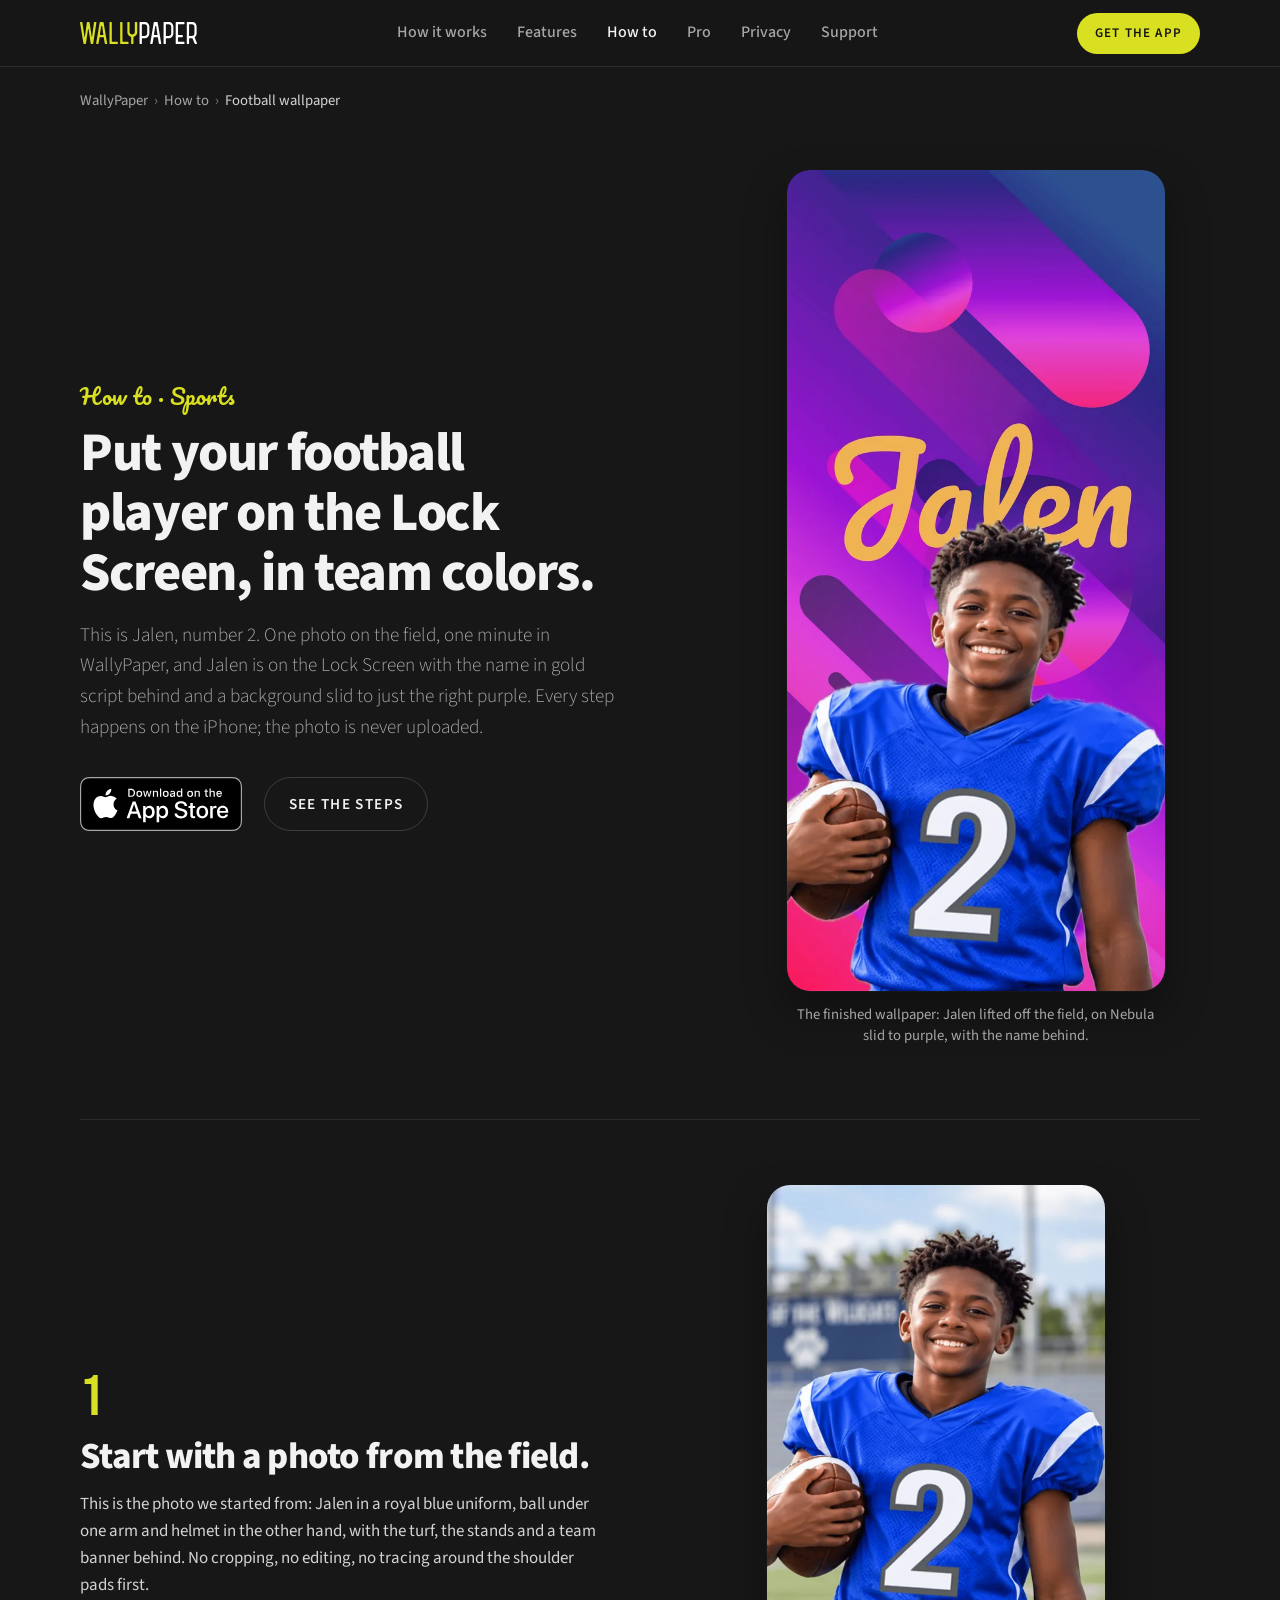
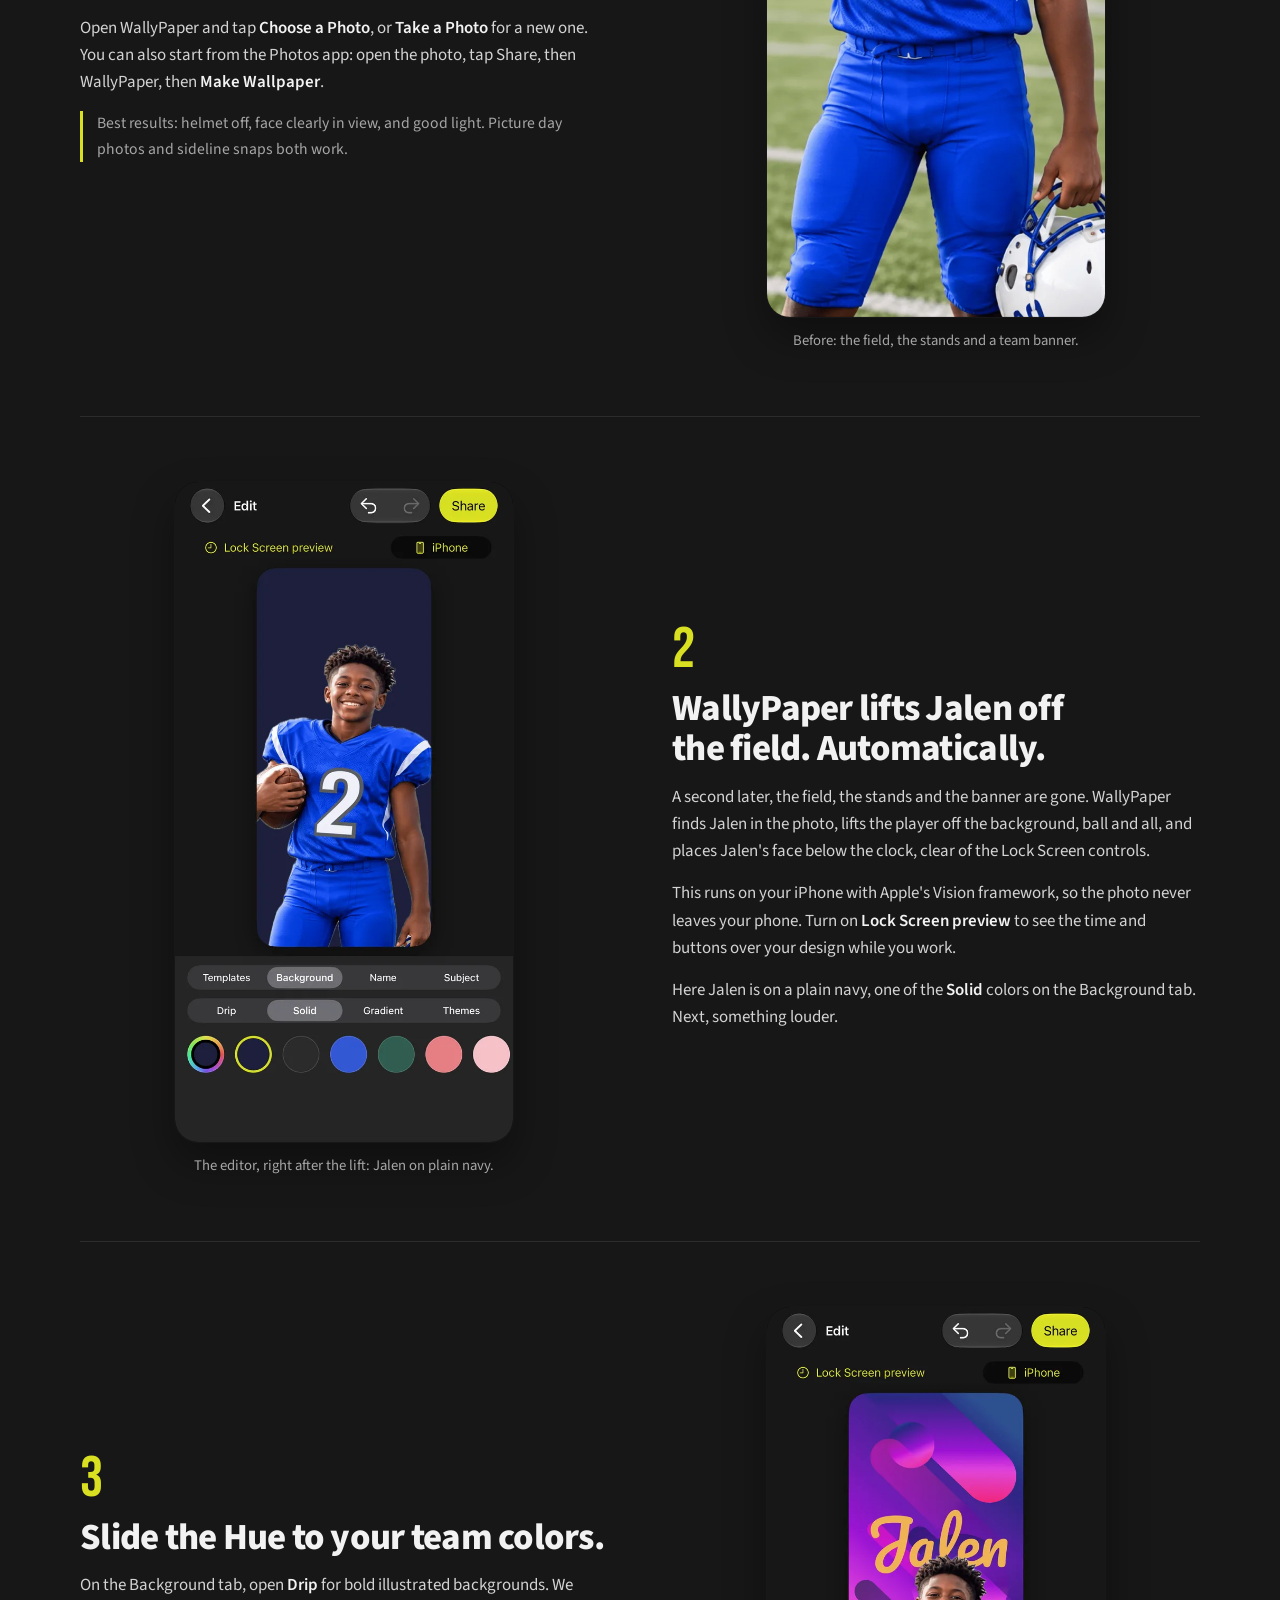
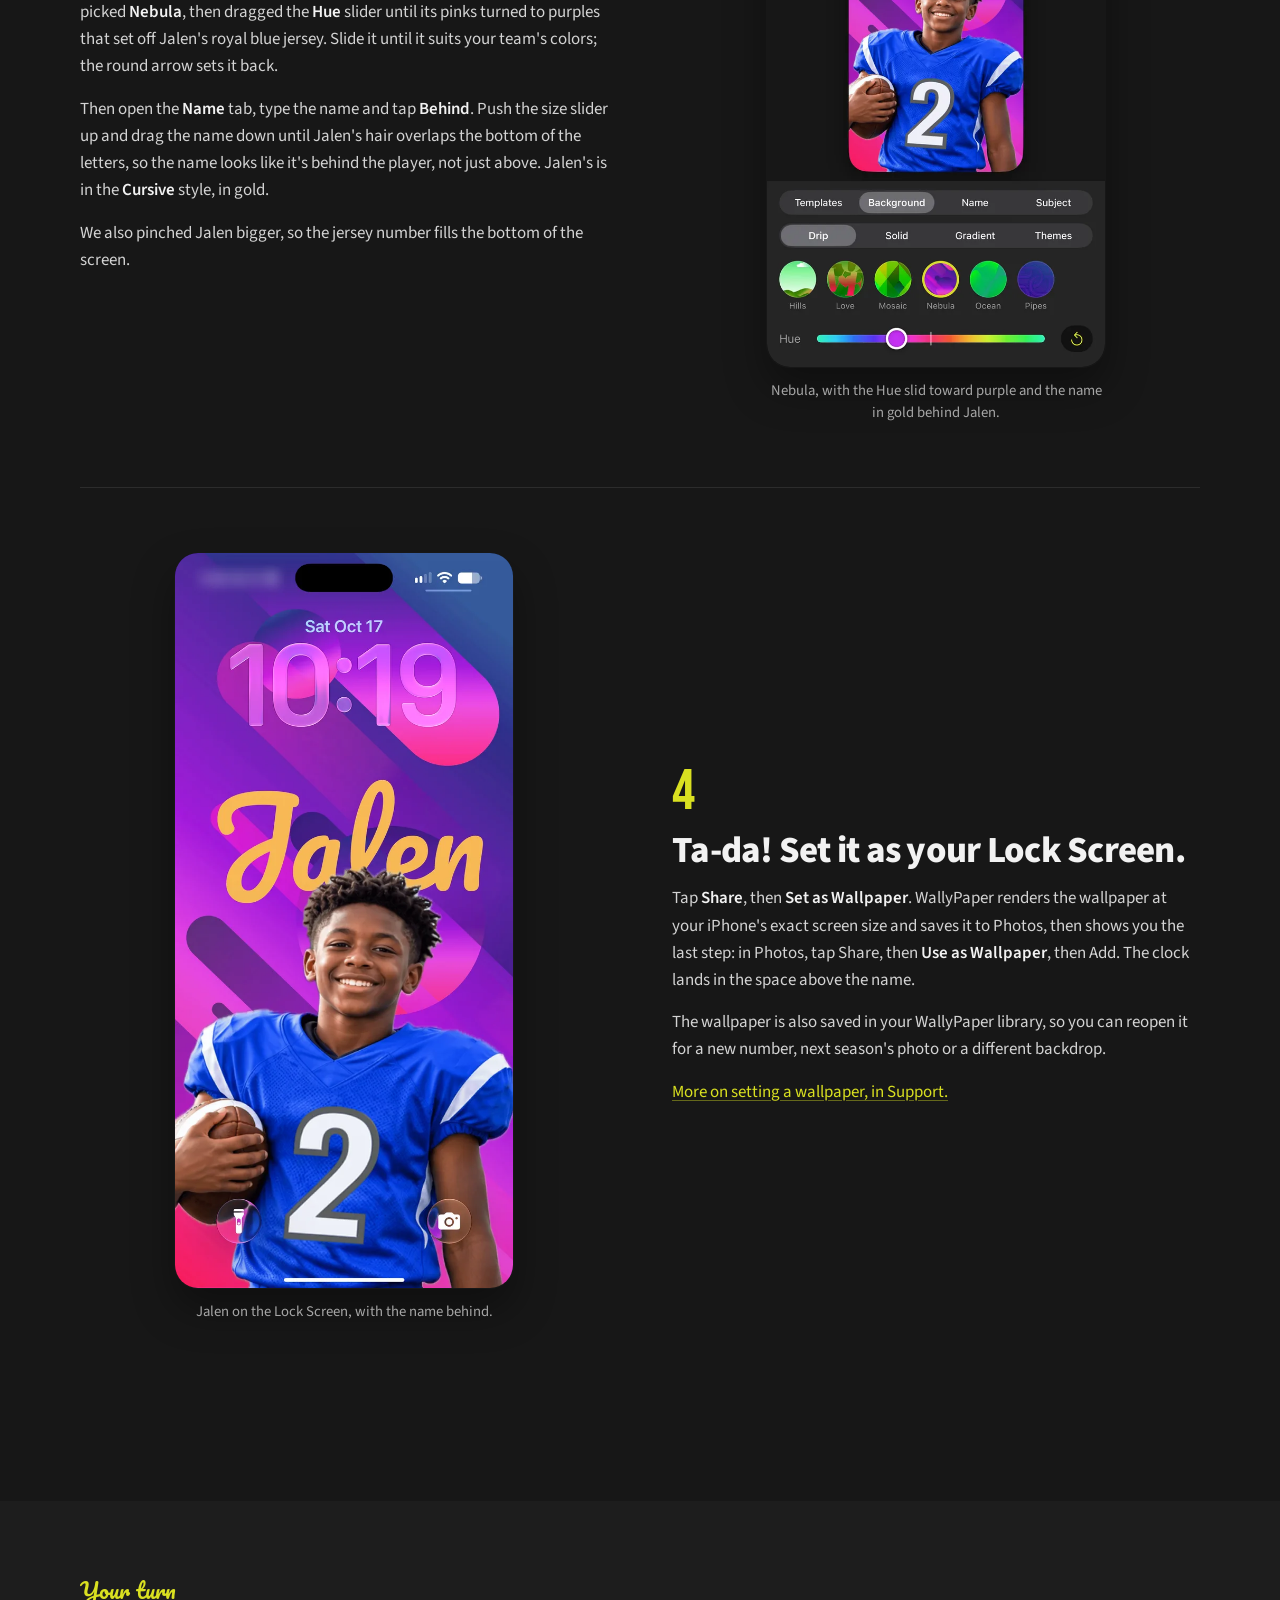
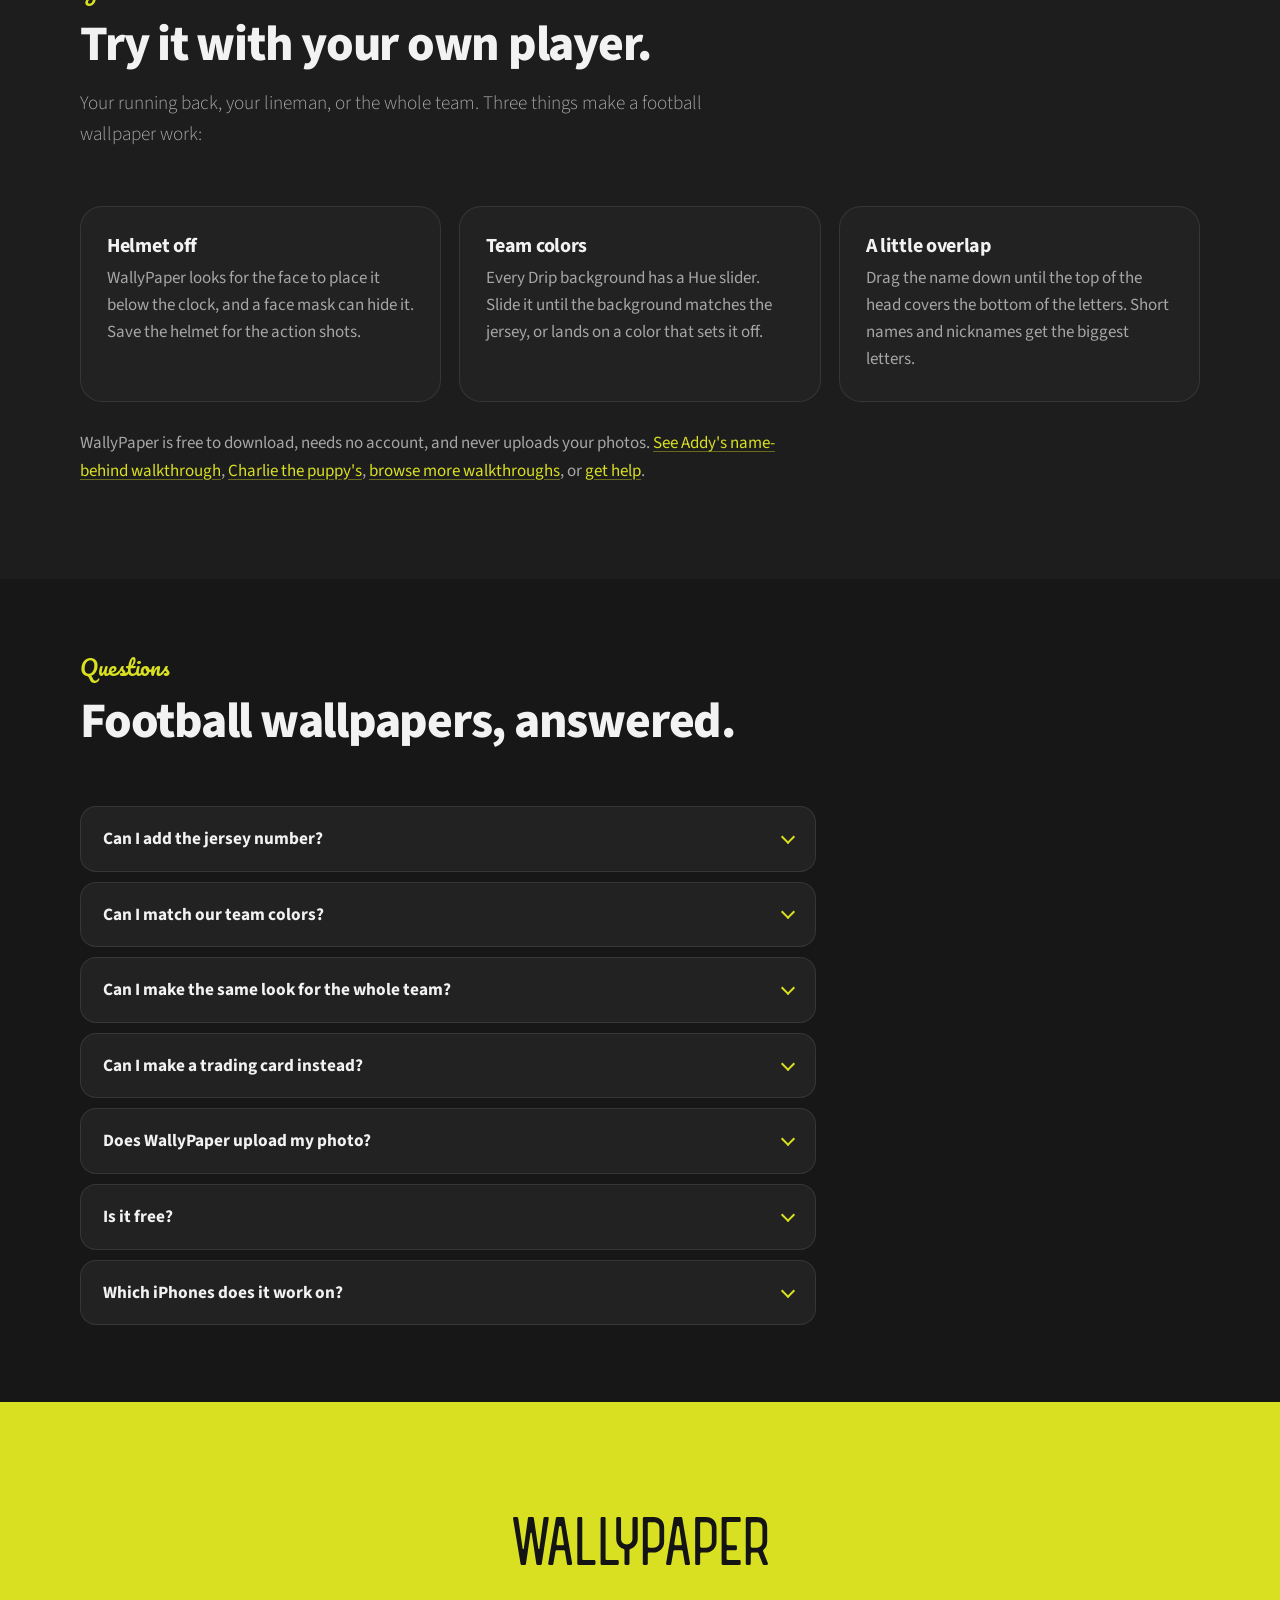
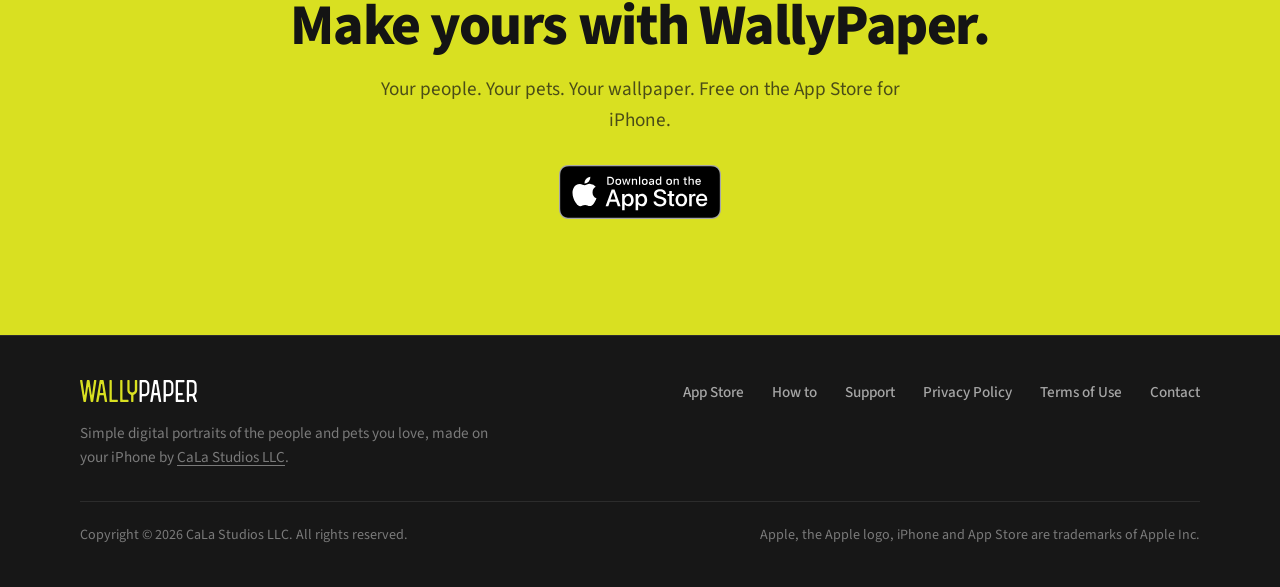
<file: how-to/football-lock-screen-wallpaper.html>
<!DOCTYPE html>
<html lang="en">
<head>
  <meta charset="utf-8">
  <meta name="viewport" content="width=device-width, initial-scale=1, viewport-fit=cover">
  <title>How to Make a Football Wallpaper With Your Player's Name</title>
  <meta name="description" content="Turn a photo of your football player into an iPhone Lock Screen wallpaper with their name behind them, in your team colors. About a minute in WallyPaper.">
  <link rel="canonical" href="https://wallypaper.app/how-to/football-lock-screen-wallpaper">
  <meta name="robots" content="max-image-preview:large">
  <meta name="theme-color" content="#171717">
  <meta name="apple-itunes-app" content="app-id=6805213479">

  <meta property="og:type" content="article">
  <meta property="og:site_name" content="WallyPaper">
  <meta property="og:title" content="How to make a football wallpaper with your player's name">
  <meta property="og:description" content="Jalen, number 2, from the field to the Lock Screen with the name in gold script behind and a background slid to purple, in about a minute. Made with WallyPaper, entirely on the iPhone.">
  <meta property="og:url" content="https://wallypaper.app/how-to/football-lock-screen-wallpaper">
  <meta property="og:image" content="https://wallypaper.app/assets/img/how-to/football/og-football-lock-screen-wallpaper.jpg">
  <meta property="og:image:width" content="1200">
  <meta property="og:image:height" content="630">
  <meta property="og:image:alt" content="Jalen's finished iPhone wallpaper: a smiling youth football player in a blue jersey, with the name in gold script behind on a purple and pink background">
  <meta name="twitter:card" content="summary_large_image">
  <meta name="twitter:title" content="How to make a football wallpaper with your player's name">
  <meta name="twitter:description" content="Jalen, number 2, from the field to the Lock Screen with the name in gold script behind, in about a minute.">
  <meta name="twitter:image" content="https://wallypaper.app/assets/img/how-to/football/og-football-lock-screen-wallpaper.jpg">

  <link rel="icon" href="/assets/img/icon-32.png" sizes="32x32" type="image/png">
  <link rel="icon" href="/assets/img/icon-16.png" sizes="16x16" type="image/png">
  <link rel="apple-touch-icon" href="/assets/img/icon-180.png">
  <link rel="manifest" href="/site.webmanifest">
  <link rel="preload" href="/assets/fonts/source-sans-3.woff2" as="font" type="font/woff2" crossorigin>
  <link rel="preload" href="/assets/fonts/pacifico.woff2" as="font" type="font/woff2" crossorigin>
  <link rel="stylesheet" href="/assets/css/site.css">

  <script type="application/ld+json">
  {
    "@context": "https://schema.org",
    "@graph": [
      {
        "@type": "BreadcrumbList",
        "itemListElement": [
          { "@type": "ListItem", "position": 1, "name": "WallyPaper", "item": "https://wallypaper.app/" },
          { "@type": "ListItem", "position": 2, "name": "How to", "item": "https://wallypaper.app/how-to/" },
          { "@type": "ListItem", "position": 3, "name": "Football wallpaper", "item": "https://wallypaper.app/how-to/football-lock-screen-wallpaper" }
        ]
      },
      {
        "@type": "HowTo",
        "name": "How to make a football wallpaper with your player's name",
        "description": "Turn a photo of your football player into an iPhone Lock Screen wallpaper with their name in big letters behind them, on a background turned to your team colors. WallyPaper lifts your player out of the photo on your iPhone. About a minute, no account, nothing uploaded.",
        "image": "https://wallypaper.app/assets/img/how-to/football/football-lock-screen-wallpaper-jalen-1320.webp",
        "totalTime": "PT2M",
        "tool": [ { "@type": "HowToTool", "name": "WallyPaper for iPhone (free on the App Store)" } ],
        "supply": [ { "@type": "HowToSupply", "name": "A photo of your player from your camera roll" } ],
        "step": [
          {
            "@type": "HowToStep",
            "position": 1,
            "name": "Start with a photo from the field",
            "text": "Open WallyPaper and choose a photo, take a new one, or share a photo to WallyPaper straight from the Photos app. The field and stands behind your player are fine; their face should be clearly in view, so helmet off.",
            "url": "https://wallypaper.app/how-to/football-lock-screen-wallpaper#step-1",
            "image": "https://wallypaper.app/assets/img/how-to/football/football-photo-before-jalen-1320.webp"
          },
          {
            "@type": "HowToStep",
            "position": 2,
            "name": "WallyPaper lifts your player out of the photo",
            "text": "WallyPaper finds your player, lifts them off the background on your iPhone, ball and all, and places their face below the clock.",
            "url": "https://wallypaper.app/how-to/football-lock-screen-wallpaper#step-2",
            "image": "https://wallypaper.app/assets/img/how-to/football/wallypaper-lifts-football-player-out-of-photo-1320.webp"
          },
          {
            "@type": "HowToStep",
            "position": 3,
            "name": "Slide the Hue to your team colors and add the name",
            "text": "On the Background tab, open Drip, pick a background and drag the Hue slider until it suits your team colors. Then on the Name tab, type the name, tap Behind, push the size up and drag the name down until their hair overlaps the bottom of the letters.",
            "url": "https://wallypaper.app/how-to/football-lock-screen-wallpaper#step-3",
            "image": "https://wallypaper.app/assets/img/how-to/football/football-wallpaper-team-colors-hue-1320.webp"
          },
          {
            "@type": "HowToStep",
            "position": 4,
            "name": "Set it as your Lock Screen",
            "text": "Tap Share, then Set as Wallpaper. WallyPaper saves the wallpaper to Photos at your iPhone's exact screen size. In Photos, tap Share, then Use as Wallpaper, then Add.",
            "url": "https://wallypaper.app/how-to/football-lock-screen-wallpaper#step-4",
            "image": "https://wallypaper.app/assets/img/how-to/football/football-lock-screen-wallpaper-ta-da-jalen-1320.webp"
          }
        ]
      },
      {
        "@type": "FAQPage",
        "mainEntity": [
          {
            "@type": "Question",
            "name": "Can I add the jersey number?",
            "acceptedAnswer": { "@type": "Answer", "text": "Yes. The name can be up to 20 characters, so \"Jalen #2\" or a nickname and number fits. Shorter names get the biggest letters." }
          },
          {
            "@type": "Question",
            "name": "Can I match our team colors?",
            "acceptedAnswer": { "@type": "Answer", "text": "Yes. Every Drip background on the Background tab has a Hue slider that turns its colors around the color wheel, and the round arrow next to it sets it back. You can also pick a solid color or a gradient, and any color for the name." }
          },
          {
            "@type": "Question",
            "name": "Can I make the same look for the whole team?",
            "acceptedAnswer": { "@type": "Answer", "text": "Yes. Once you like a look, tap Make Your Own in the Templates row and save it as a template: the background, the name's style and where it sits. Then start each player's wallpaper from their own photo, tap your template and type their name." }
          },
          {
            "@type": "Question",
            "name": "Can I make a trading card instead?",
            "acceptedAnswer": { "@type": "Answer", "text": "Yes. The Trading Cards template puts your player on a collectible-style card with their name on it, with nine cards in three finishes." }
          },
          {
            "@type": "Question",
            "name": "Does WallyPaper upload my photo?",
            "acceptedAnswer": { "@type": "Answer", "text": "No. Your player is lifted from the photo on your iPhone by Apple's Vision framework, and the app makes no network connections of its own. There is no account, no analytics and no tracking." }
          },
          {
            "@type": "Question",
            "name": "Is it free?",
            "acceptedAnswer": { "@type": "Answer", "text": "WallyPaper is free to download, and wallpapers made with the free version carry a small WallyPaper mark near the bottom. WallyPaper Pro removes it and unlocks the whole app: $2.99 a month, $19.99 a year with a 7-day free trial for new subscribers, or $29.99 once." }
          },
          {
            "@type": "Question",
            "name": "Which iPhones does it work on?",
            "acceptedAnswer": { "@type": "Answer", "text": "Any iPhone with iOS 18 or later. It works offline; only App Store purchases need a connection." }
          }
        ]
      }
    ]
  }
  </script>
</head>
<body>
  <a class="skip-link" href="#main">Skip to content</a>

  <header class="site-header">
    <div class="container nav">
      <a class="nav-brand" href="/" aria-label="WallyPaper home"><span class="wordmark" role="img" aria-label="WallyPaper"></span></a>
      <ul class="nav-links" id="nav-links">
        <li><a href="/#how">How it works</a></li>
        <li><a href="/#features">Features</a></li>
        <li><a href="/how-to/" aria-current="page">How to</a></li>
        <li><a href="/#pro">Pro</a></li>
        <li><a href="/privacy">Privacy</a></li>
        <li><a href="/support">Support</a></li>
      </ul>
      <div class="nav-cta">
        <a class="btn btn-neon btn-sm" href="https://apps.apple.com/us/app/wallypaper-custom-wallpaper/id6805213479">Get the app</a>
        <button class="nav-toggle" type="button" aria-controls="nav-links" aria-expanded="false" aria-label="Menu"><span></span></button>
      </div>
    </div>
  </header>

  <main id="main">
    <article>
      <div class="container">
        <nav class="breadcrumbs" aria-label="Breadcrumb">
          <ol>
            <li><a href="/">WallyPaper</a></li>
            <li><a href="/how-to/">How to</a></li>
            <li aria-current="page">Football wallpaper</li>
          </ol>
        </nav>

        <!-- ============ The result ============ -->
        <header class="howto-hero">
          <div class="howto-hero-copy">
            <span class="eyebrow">How to · Sports</span>
            <h1>Put your football player on the Lock Screen, in team colors.</h1>
            <p class="lede">This is Jalen, number 2. One photo on the field, one minute in WallyPaper, and Jalen is on the Lock Screen with the name in gold script behind and a background slid to just the right purple. Every step happens on the iPhone; the photo is never uploaded.</p>
            <div class="hero-cta">
              <a class="badge-link" href="https://apps.apple.com/us/app/wallypaper-custom-wallpaper/id6805213479">
                <img src="/assets/img/app-store-badge.svg" alt="Download on the App Store" width="162" height="54">
              </a>
              <a class="btn btn-ghost" href="#step-1">See the steps</a>
            </div>
          </div>
          <figure class="howto-figure howto-figure--hero">
            <img src="/assets/img/how-to/football/football-lock-screen-wallpaper-jalen-640.webp"
                 srcset="/assets/img/how-to/football/football-lock-screen-wallpaper-jalen-640.webp 640w, /assets/img/how-to/football/football-lock-screen-wallpaper-jalen-1320.webp 1320w"
                 sizes="(max-width: 900px) 92vw, 380px"
                 alt="Finished iPhone wallpaper of Jalen, a smiling youth football player in a royal blue number 2 jersey with a football under one arm, the name in gold script behind on a purple and pink background"
                 width="640" height="1391" fetchpriority="high" decoding="async">
            <figcaption>The finished wallpaper: Jalen lifted off the field, on Nebula slid to purple, with the name behind.</figcaption>
          </figure>
        </header>

        <!-- ============ Steps ============ -->
        <ol class="howto-steps">
          <li class="howto-step" id="step-1">
            <div class="howto-copy">
              <span class="howto-num" aria-hidden="true">1</span>
              <h2>Start with a photo from the field.</h2>
              <p>This is the photo we started from: Jalen in a royal blue uniform, ball under one arm and helmet in the other hand, with the turf, the stands and a team banner behind. No cropping, no editing, no tracing around the shoulder pads first.</p>
              <p>Open WallyPaper and tap <strong>Choose a Photo</strong>, or <strong>Take a Photo</strong> for a new one. You can also start from the Photos app: open the photo, tap Share, then WallyPaper, then <strong>Make Wallpaper</strong>.</p>
              <p class="howto-tip">Best results: helmet off, face clearly in view, and good light. Picture day photos and sideline snaps both work.</p>
            </div>
            <figure class="howto-figure">
              <img src="/assets/img/how-to/football/football-photo-before-jalen-640.webp"
                   srcset="/assets/img/how-to/football/football-photo-before-jalen-640.webp 640w, /assets/img/how-to/football/football-photo-before-jalen-1320.webp 1320w"
                   sizes="(max-width: 900px) 92vw, 340px"
                   alt="The original photo: Jalen smiling on a football field in a blue number 2 uniform, holding a football and a white helmet, with the stands and a team banner behind, before WallyPaper"
                   width="640" height="1387" loading="lazy" decoding="async">
              <figcaption>Before: the field, the stands and a team banner.</figcaption>
            </figure>
          </li>

          <li class="howto-step" id="step-2">
            <div class="howto-copy">
              <span class="howto-num" aria-hidden="true">2</span>
              <h2>WallyPaper lifts Jalen off the field. Automatically.</h2>
              <p>A second later, the field, the stands and the banner are gone. WallyPaper finds Jalen in the photo, lifts the player off the background, ball and all, and places Jalen's face below the clock, clear of the Lock Screen controls.</p>
              <p>This runs on your iPhone with Apple's Vision framework, so the photo never leaves your phone. Turn on <strong>Lock Screen preview</strong> to see the time and buttons over your design while you work.</p>
              <p>Here Jalen is on a plain navy, one of the <strong>Solid</strong> colors on the Background tab. Next, something louder.</p>
            </div>
            <figure class="howto-figure">
              <img src="/assets/img/how-to/football/wallypaper-lifts-football-player-out-of-photo-640.webp"
                   srcset="/assets/img/how-to/football/wallypaper-lifts-football-player-out-of-photo-640.webp 640w, /assets/img/how-to/football/wallypaper-lifts-football-player-out-of-photo-1320.webp 1320w"
                   sizes="(max-width: 900px) 92vw, 340px"
                   alt="The WallyPaper editor with Jalen lifted out of the field photo onto a plain navy background, with the Background tab's Solid colors below"
                   width="640" height="1251" loading="lazy" decoding="async">
              <figcaption>The editor, right after the lift: Jalen on plain navy.</figcaption>
            </figure>
          </li>

          <li class="howto-step" id="step-3">
            <div class="howto-copy">
              <span class="howto-num" aria-hidden="true">3</span>
              <h2>Slide the Hue to your team colors.</h2>
              <p>On the Background tab, open <strong>Drip</strong> for bold illustrated backgrounds. We picked <strong>Nebula</strong>, then dragged the <strong>Hue</strong> slider until its pinks turned to purples that set off Jalen's royal blue jersey. Slide it until it suits your team's colors; the round arrow sets it back.</p>
              <p>Then open the <strong>Name</strong> tab, type the name and tap <strong>Behind</strong>. Push the size slider up and drag the name down until Jalen's hair overlaps the bottom of the letters, so the name looks like it's behind the player, not just above. Jalen's is in the <strong>Cursive</strong> style, in gold.</p>
              <p>We also pinched Jalen bigger, so the jersey number fills the bottom of the screen.</p>
            </div>
            <figure class="howto-figure">
              <img src="/assets/img/how-to/football/football-wallpaper-team-colors-hue-640.webp"
                   srcset="/assets/img/how-to/football/football-wallpaper-team-colors-hue-640.webp 640w, /assets/img/how-to/football/football-wallpaper-team-colors-hue-1320.webp 1320w"
                   sizes="(max-width: 900px) 92vw, 340px"
                   alt="The WallyPaper Background tab with the Nebula Drip background selected and the Hue slider moved toward purple, Jalen's name in gold script behind the player"
                   width="640" height="1251" loading="lazy" decoding="async">
              <figcaption>Nebula, with the Hue slid toward purple and the name in gold behind Jalen.</figcaption>
            </figure>
          </li>

          <li class="howto-step" id="step-4">
            <div class="howto-copy">
              <span class="howto-num" aria-hidden="true">4</span>
              <h2>Ta-da! Set it as your Lock Screen.</h2>
              <p>Tap <strong>Share</strong>, then <strong>Set as Wallpaper</strong>. WallyPaper renders the wallpaper at your iPhone's exact screen size and saves it to Photos, then shows you the last step: in Photos, tap Share, then <strong>Use as Wallpaper</strong>, then Add. The clock lands in the space above the name.</p>
              <p>The wallpaper is also saved in your WallyPaper library, so you can reopen it for a new number, next season's photo or a different backdrop.</p>
              <p><a href="/support#set-wallpaper">More on setting a wallpaper, in Support.</a></p>
            </div>
            <figure class="howto-figure">
              <img src="/assets/img/how-to/football/football-lock-screen-wallpaper-ta-da-jalen-640.webp"
                   srcset="/assets/img/how-to/football/football-lock-screen-wallpaper-ta-da-jalen-640.webp 640w, /assets/img/how-to/football/football-lock-screen-wallpaper-ta-da-jalen-1320.webp 1320w"
                   sizes="(max-width: 900px) 92vw, 340px"
                   alt="Jalen's wallpaper on an iPhone Lock Screen: the clock at the top, the name in gold script behind the player and the number 2 on the jersey below"
                   width="640" height="1391" loading="lazy" decoding="async">
              <figcaption>Jalen on the Lock Screen, with the name behind.</figcaption>
            </figure>
          </li>
        </ol>
      </div>

      <!-- ============ Try it ============ -->
      <section class="section section--alt section--tight" id="try-it">
        <div class="container">
          <div class="section-head">
            <span class="eyebrow">Your turn</span>
            <h2 class="title">Try it with your own player.</h2>
            <p class="lede">Your running back, your lineman, or the whole team. Three things make a football wallpaper work:</p>
          </div>
          <div class="pillars">
            <div class="pillar reveal">
              <h3>Helmet off</h3>
              <p>WallyPaper looks for the face to place it below the clock, and a face mask can hide it. Save the helmet for the action shots.</p>
            </div>
            <div class="pillar reveal">
              <h3>Team colors</h3>
              <p>Every Drip background has a Hue slider. Slide it until the background matches the jersey, or lands on a color that sets it off.</p>
            </div>
            <div class="pillar reveal">
              <h3>A little overlap</h3>
              <p>Drag the name down until the top of the head covers the bottom of the letters. Short names and nicknames get the biggest letters.</p>
            </div>
          </div>
          <p class="howto-note">WallyPaper is free to download, needs no account, and never uploads your photos. <a href="/how-to/name-behind-photo-wallpaper">See Addy's name-behind walkthrough</a>, <a href="/how-to/dog-lock-screen-wallpaper">Charlie the puppy's</a>, <a href="/how-to/">browse more walkthroughs</a>, or <a href="/support">get help</a>.</p>
        </div>
      </section>

      <!-- ============ Questions ============ -->
      <section class="section section--tight" id="questions">
        <div class="container">
          <div class="section-head">
            <span class="eyebrow">Questions</span>
            <h2 class="title">Football wallpapers, answered.</h2>
          </div>
          <div class="faq" style="max-width: 46rem;">
            <details>
              <summary>Can I add the jersey number?</summary>
              <div class="answer">
                <p>Yes. The name can be up to 20 characters, so "Jalen #2" or a nickname and number fits. Shorter names get the biggest letters.</p>
              </div>
            </details>
            <details>
              <summary>Can I match our team colors?</summary>
              <div class="answer">
                <p>Yes. Every <strong>Drip</strong> background on the Background tab has a <strong>Hue</strong> slider that turns its colors around the color wheel, and the round arrow next to it sets it back. You can also pick a solid color or a gradient, and any color for the name.</p>
              </div>
            </details>
            <details>
              <summary>Can I make the same look for the whole team?</summary>
              <div class="answer">
                <p>Yes. Once you like a look, tap <strong>Make Your Own</strong> in the Templates row and save it as a template: the background, the name's style and where it sits. Then start each player's wallpaper from their own photo, tap your template and type their name.</p>
              </div>
            </details>
            <details>
              <summary>Can I make a trading card instead?</summary>
              <div class="answer">
                <p>Yes. The <strong>Trading Cards</strong> template puts your player on a collectible-style card with their name on it, with nine cards in three finishes.</p>
              </div>
            </details>
            <details>
              <summary>Does WallyPaper upload my photo?</summary>
              <div class="answer">
                <p>No. Your player is lifted from the photo on your iPhone by Apple's Vision framework, and the app makes no network connections of its own. There is no account, no analytics and no tracking. <a href="/privacy">Read the privacy policy.</a></p>
              </div>
            </details>
            <details>
              <summary>Is it free?</summary>
              <div class="answer">
                <p>WallyPaper is free to download, and wallpapers made with the free version carry a small WallyPaper mark near the bottom. WallyPaper Pro removes it and unlocks the whole app: $2.99 a month, $19.99 a year with a 7-day free trial for new subscribers, or $29.99 once. <a href="/support">More about Pro, in Support.</a></p>
              </div>
            </details>
            <details>
              <summary>Which iPhones does it work on?</summary>
              <div class="answer">
                <p>Any iPhone with iOS 18 or later. It works offline; only App Store purchases need a connection.</p>
              </div>
            </details>
          </div>
        </div>
      </section>
    </article>

    <!-- ============ CTA ============ -->
    <section class="section cta" id="download">
      <div class="container">
        <span class="wordmark wordmark--lg wordmark--ink" role="img" aria-label="WallyPaper"></span>
        <h2 class="title">Make yours with WallyPaper.</h2>
        <p class="lede">Your people. Your pets. Your wallpaper. Free on the App Store for iPhone.</p>
        <div class="cta-actions">
          <a class="badge-link" href="https://apps.apple.com/us/app/wallypaper-custom-wallpaper/id6805213479">
            <img src="/assets/img/app-store-badge.svg" alt="Download on the App Store" width="162" height="54">
          </a>
        </div>
      </div>
    </section>
  </main>

  <footer class="site-footer">
    <div class="container">
      <div class="footer-grid">
        <div class="footer-brand">
          <span class="wordmark" role="img" aria-label="WallyPaper"></span>
          <p>Simple digital portraits of the people and pets you love, made on your iPhone by <a href="https://calastudios.app/">CaLa Studios LLC</a>.</p>
        </div>
        <ul class="footer-links">
          <li><a href="https://apps.apple.com/us/app/wallypaper-custom-wallpaper/id6805213479">App Store</a></li>
          <li><a href="/how-to/">How to</a></li>
          <li><a href="/support">Support</a></li>
          <li><a href="/privacy">Privacy Policy</a></li>
          <li><a href="https://www.apple.com/legal/internet-services/itunes/dev/stdeula/">Terms of Use</a></li>
          <li><a href="mailto:support@calastudios.app">Contact</a></li>
        </ul>
      </div>
      <div class="footer-meta">
        <span>Copyright © <span data-year>2026</span> CaLa Studios LLC. All rights reserved.</span>
        <span>Apple, the Apple logo, iPhone and App Store are trademarks of Apple Inc.</span>
      </div>
    </div>
  </footer>

  <script src="/assets/js/site.js" defer></script>
</body>
</html>
</file>
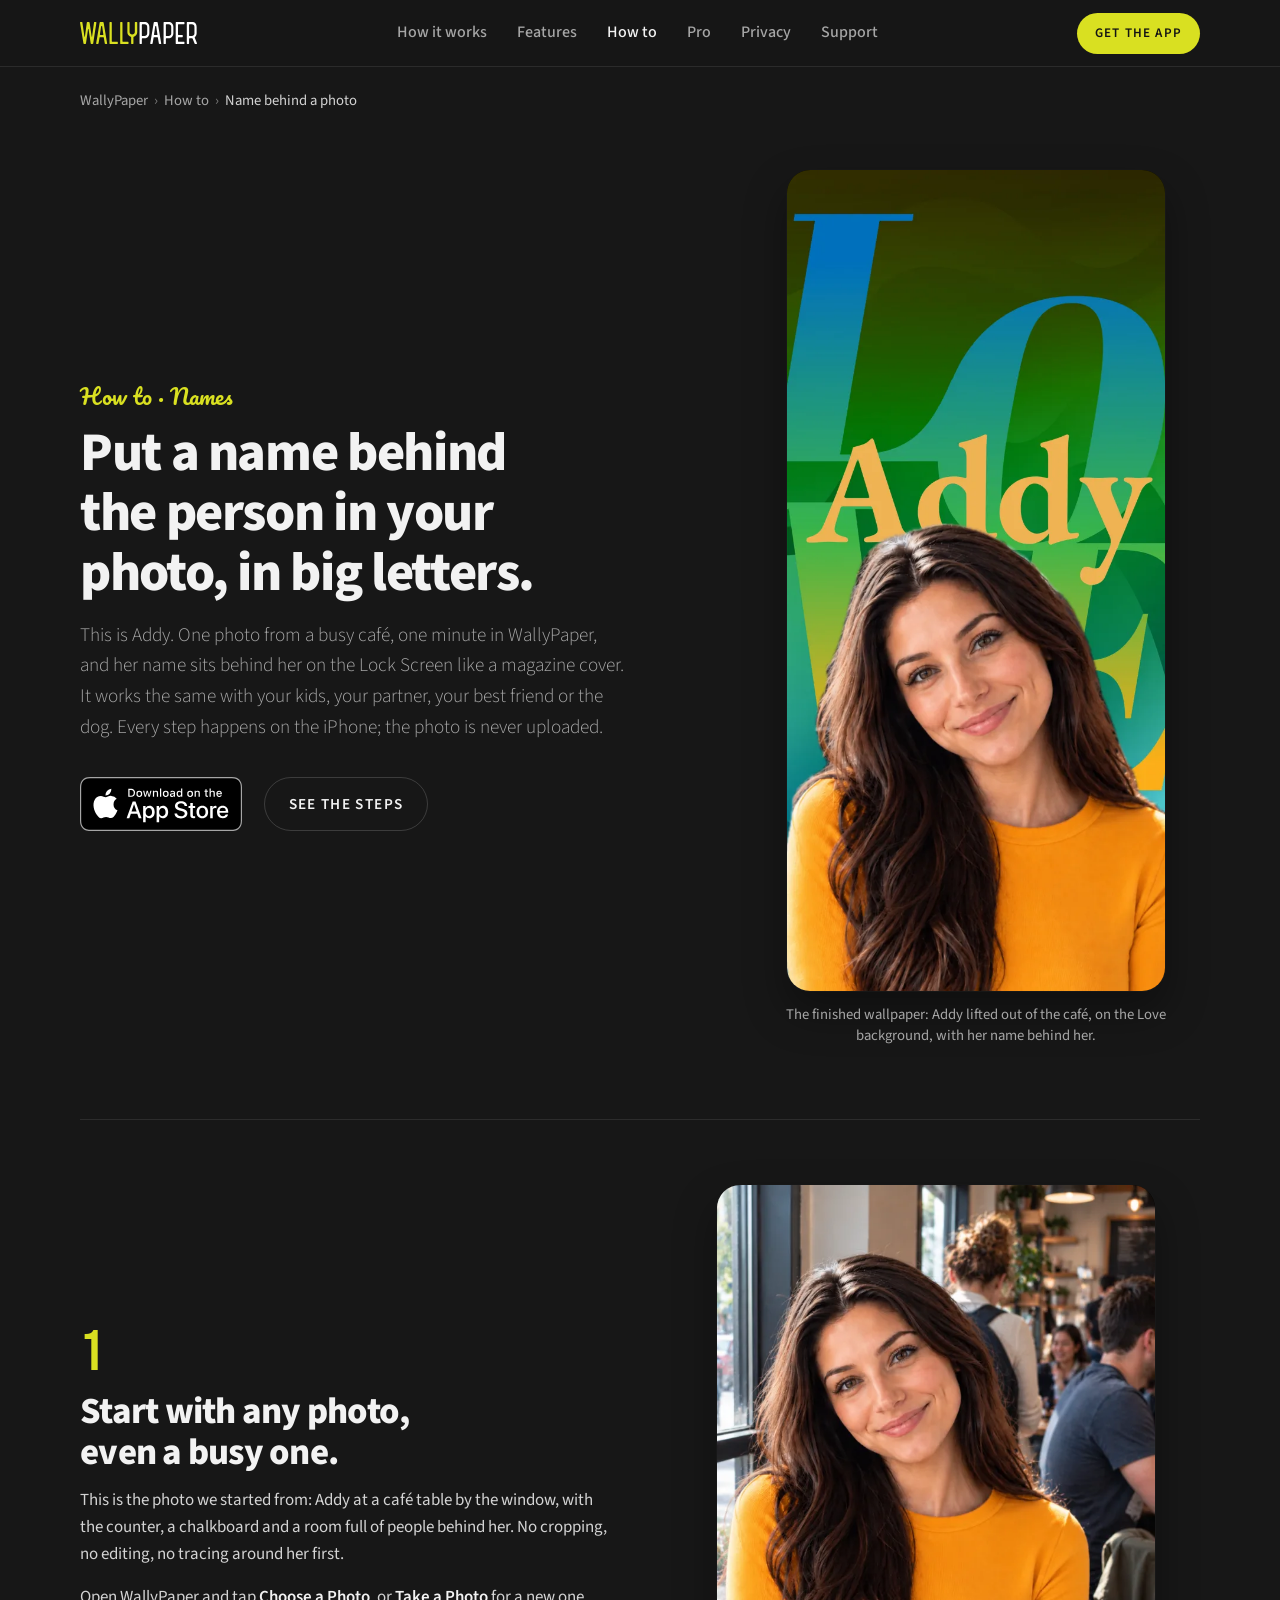
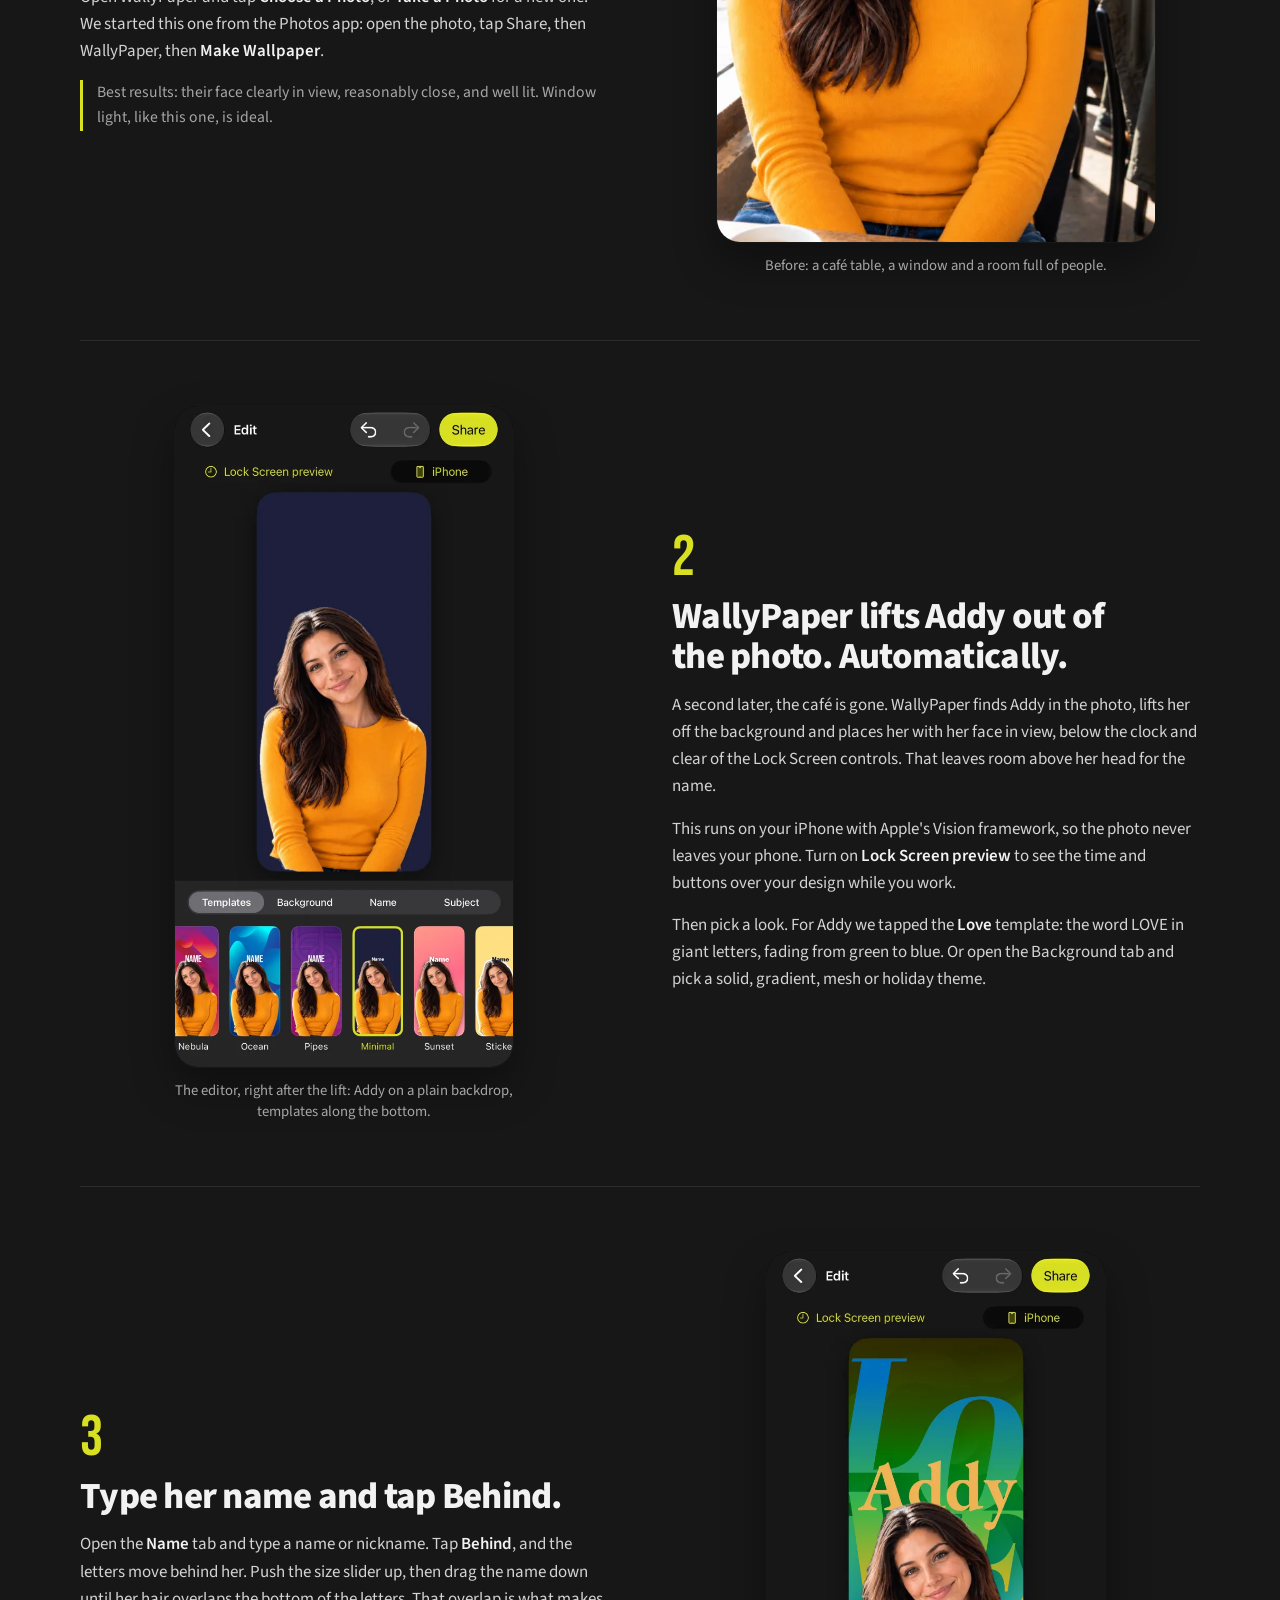
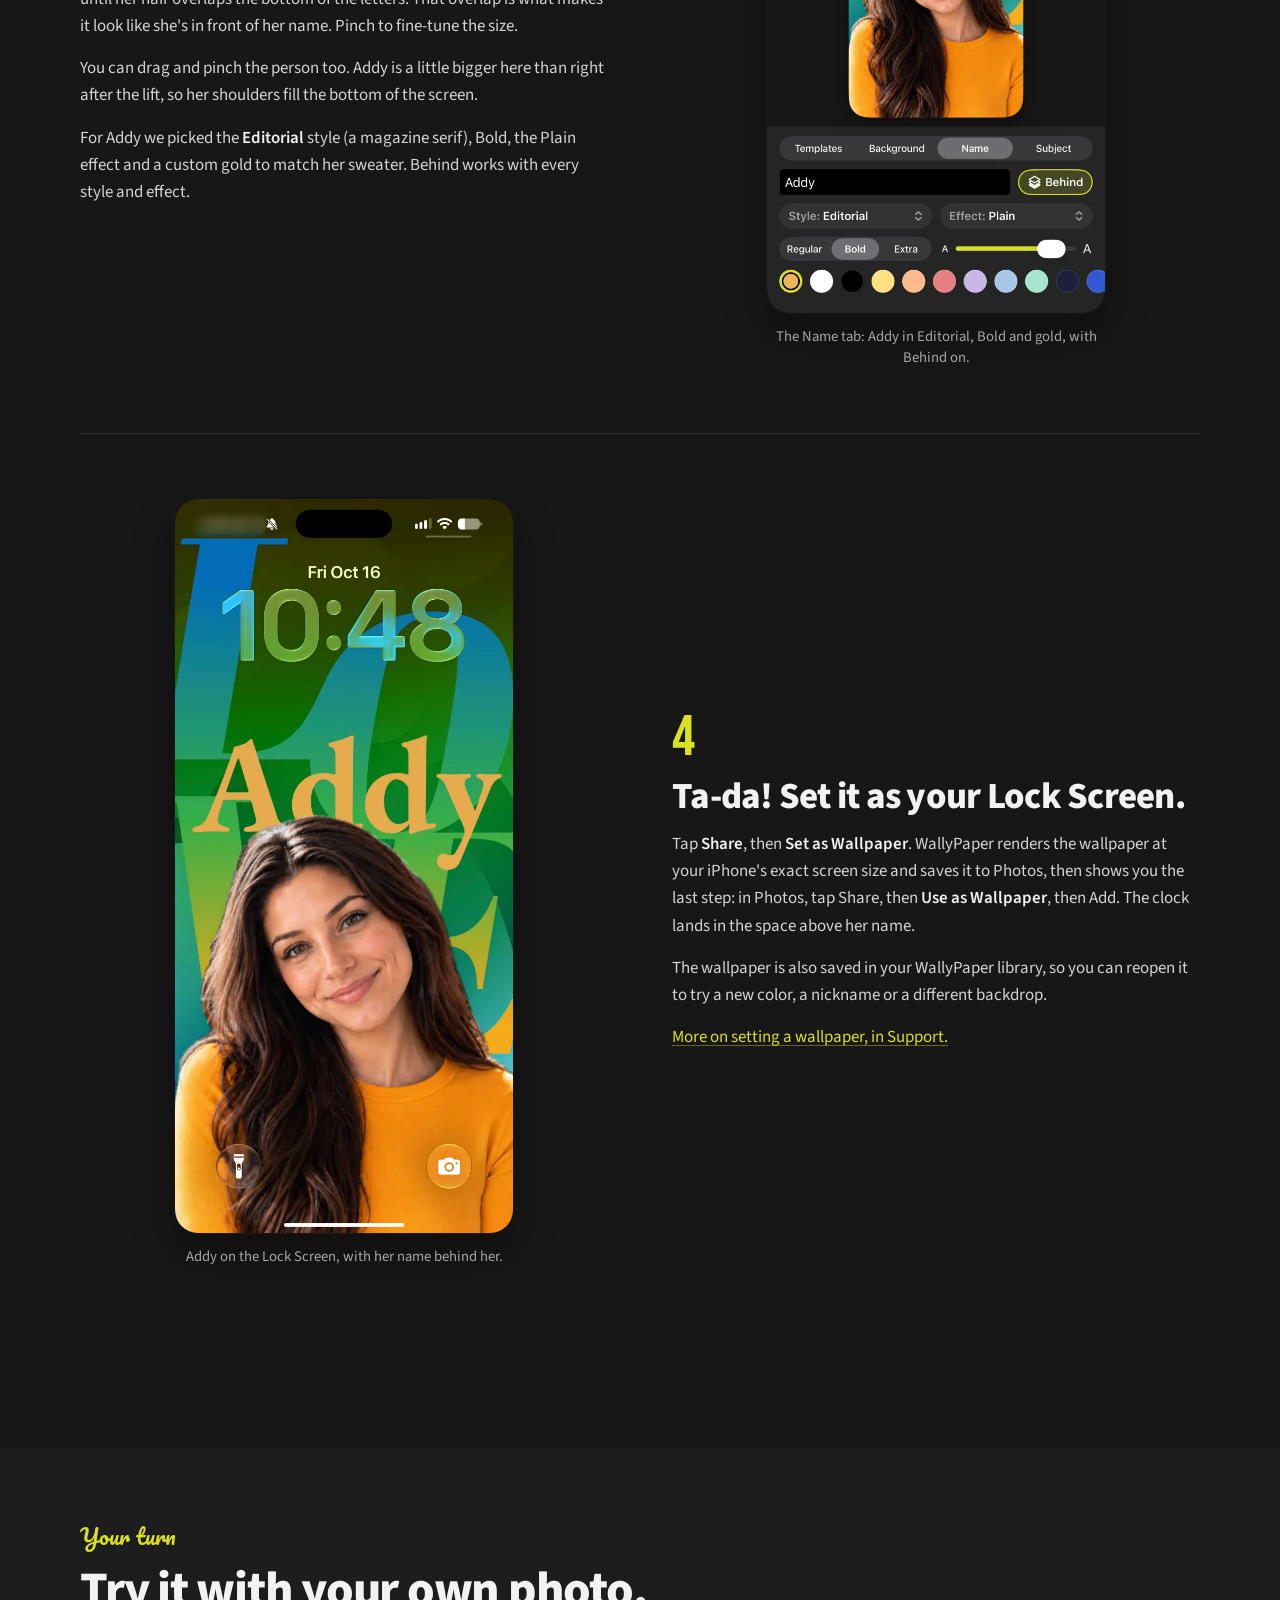
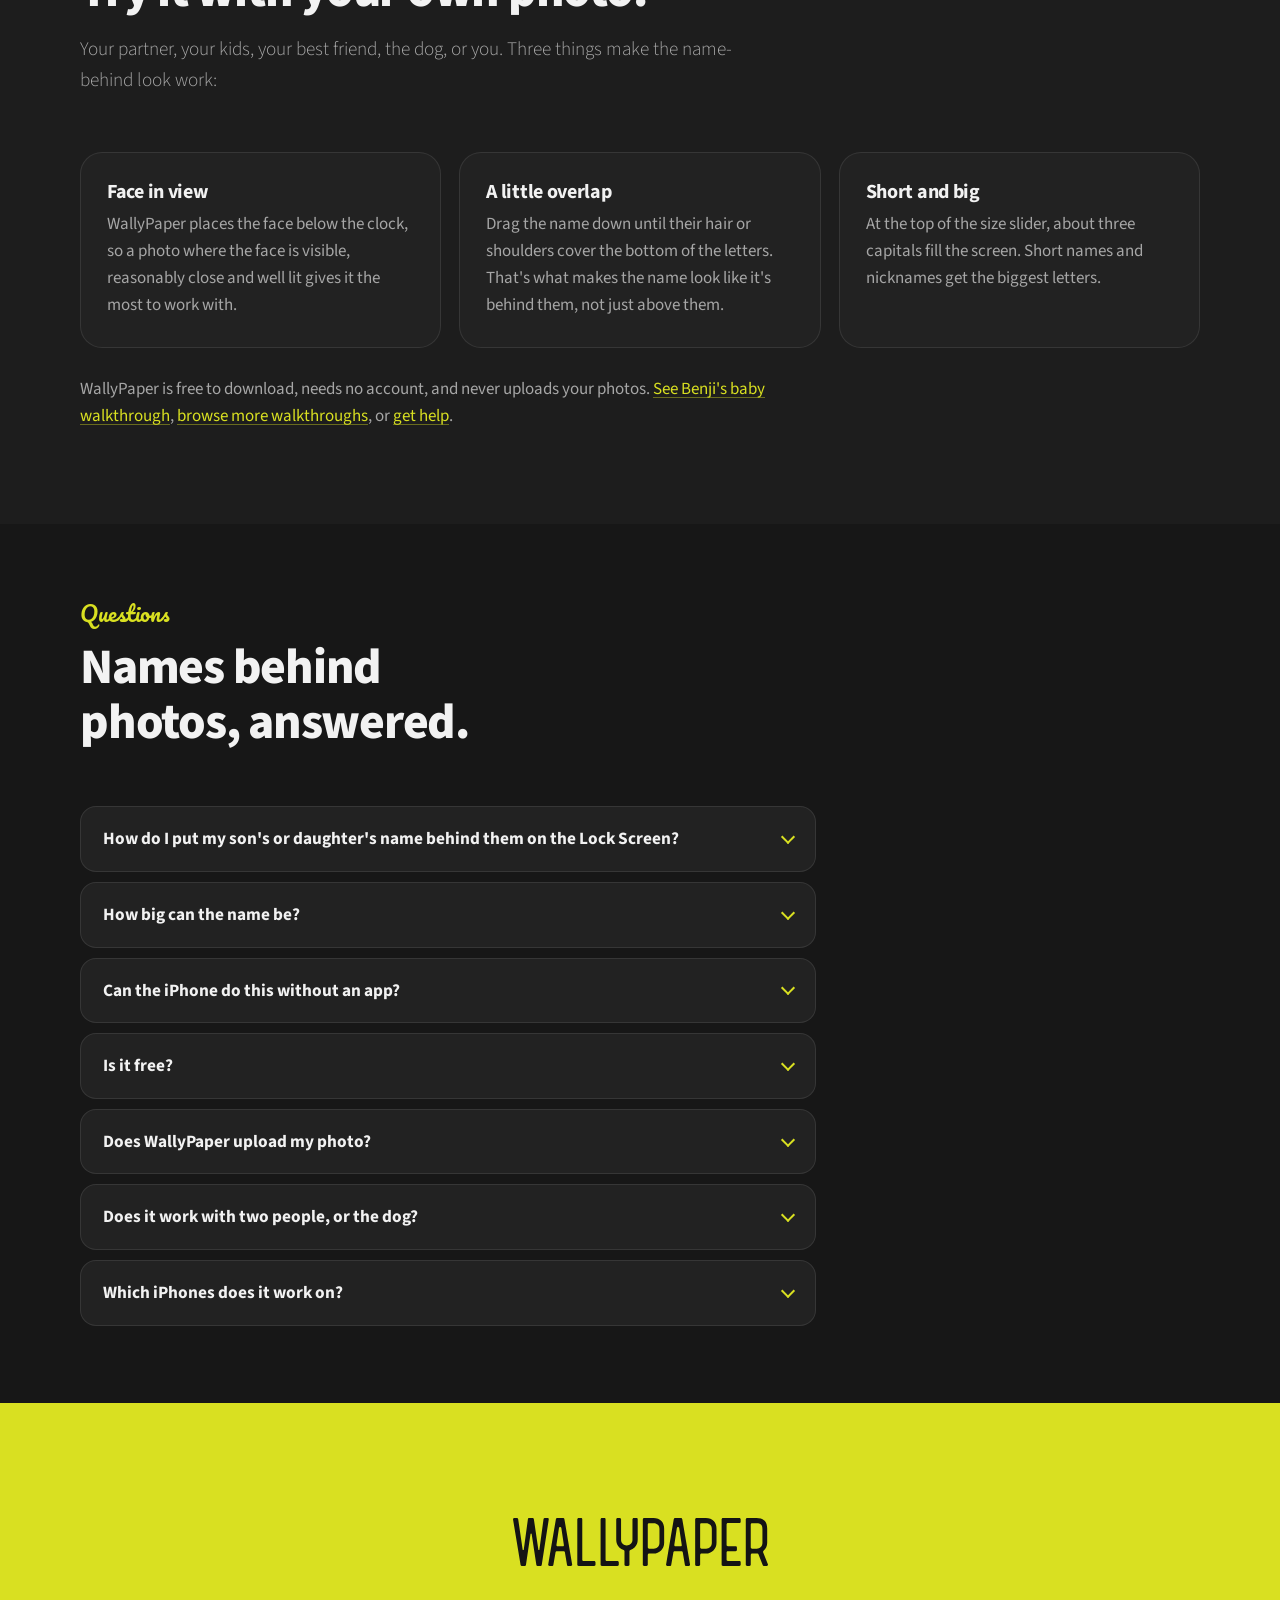
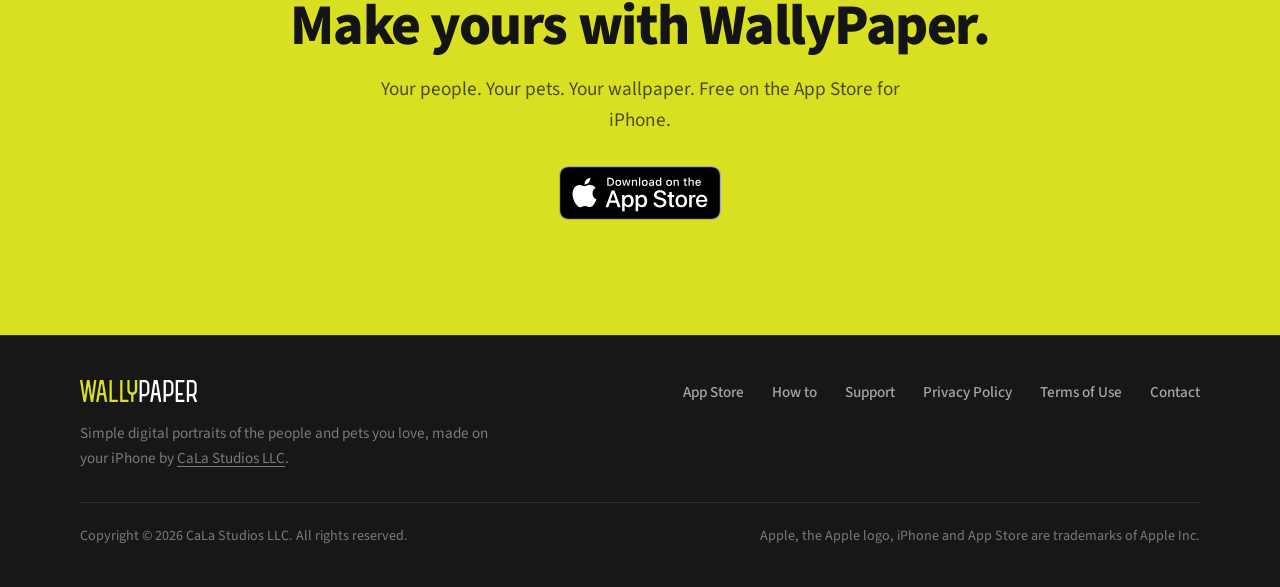
<file: how-to/name-behind-photo-wallpaper.html>
<!DOCTYPE html>
<html lang="en">
<head>
  <meta charset="utf-8">
  <meta name="viewport" content="width=device-width, initial-scale=1, viewport-fit=cover">
  <title>How to Put a Name Behind Someone on an iPhone Wallpaper</title>
  <meta name="description" content="Put a name in big letters behind the person in your photo for your iPhone Lock Screen. About a minute in WallyPaper, free, and the photo is never uploaded.">
  <link rel="canonical" href="https://wallypaper.app/how-to/name-behind-photo-wallpaper">
  <meta name="robots" content="max-image-preview:large">
  <meta name="theme-color" content="#171717">
  <meta name="apple-itunes-app" content="app-id=6805213479">

  <meta property="og:type" content="article">
  <meta property="og:site_name" content="WallyPaper">
  <meta property="og:title" content="How to put a name behind someone on an iPhone wallpaper">
  <meta property="og:description" content="Addy, from a busy café to the Lock Screen with her name in big letters behind her, in about a minute. Made with WallyPaper, entirely on the iPhone.">
  <meta property="og:url" content="https://wallypaper.app/how-to/name-behind-photo-wallpaper">
  <meta property="og:image" content="https://wallypaper.app/assets/img/how-to/name-behind/og-name-behind-photo-wallpaper.jpg">
  <meta property="og:image:width" content="1200">
  <meta property="og:image:height" content="630">
  <meta property="og:image:alt" content="Addy's finished iPhone wallpaper with her name in big gold letters behind her head">
  <meta name="twitter:card" content="summary_large_image">
  <meta name="twitter:title" content="How to put a name behind someone on an iPhone wallpaper">
  <meta name="twitter:description" content="Addy, from a busy café to the Lock Screen with her name in big letters behind her, in about a minute.">
  <meta name="twitter:image" content="https://wallypaper.app/assets/img/how-to/name-behind/og-name-behind-photo-wallpaper.jpg">

  <link rel="icon" href="/assets/img/icon-32.png" sizes="32x32" type="image/png">
  <link rel="icon" href="/assets/img/icon-16.png" sizes="16x16" type="image/png">
  <link rel="apple-touch-icon" href="/assets/img/icon-180.png">
  <link rel="manifest" href="/site.webmanifest">
  <link rel="preload" href="/assets/fonts/source-sans-3.woff2" as="font" type="font/woff2" crossorigin>
  <link rel="preload" href="/assets/fonts/pacifico.woff2" as="font" type="font/woff2" crossorigin>
  <link rel="stylesheet" href="/assets/css/site.css">

  <script type="application/ld+json">
  {
    "@context": "https://schema.org",
    "@graph": [
      {
        "@type": "BreadcrumbList",
        "itemListElement": [
          { "@type": "ListItem", "position": 1, "name": "WallyPaper", "item": "https://wallypaper.app/" },
          { "@type": "ListItem", "position": 2, "name": "How to", "item": "https://wallypaper.app/how-to/" },
          { "@type": "ListItem", "position": 3, "name": "Name behind a photo", "item": "https://wallypaper.app/how-to/name-behind-photo-wallpaper" }
        ]
      },
      {
        "@type": "HowTo",
        "name": "How to put a name behind someone on an iPhone wallpaper",
        "description": "Put a name in big letters behind the person in your photo, for your iPhone Lock Screen. WallyPaper lifts them out of the photo on your iPhone, then puts the name between them and the background. About a minute, no account, nothing uploaded.",
        "image": "https://wallypaper.app/assets/img/how-to/name-behind/name-behind-photo-wallpaper-addy-1320.webp",
        "totalTime": "PT2M",
        "estimatedCost": { "@type": "MonetaryAmount", "currency": "USD", "value": "0" },
        "tool": [ { "@type": "HowToTool", "name": "WallyPaper for iPhone (free on the App Store)" } ],
        "supply": [ { "@type": "HowToSupply", "name": "A photo of the person (or pet) from your camera roll" } ],
        "step": [
          {
            "@type": "HowToStep",
            "position": 1,
            "name": "Start with any photo",
            "text": "Open WallyPaper and choose a photo, take a new one, or share a photo to WallyPaper straight from the Photos app. A busy background is fine; their face should be clearly in view.",
            "url": "https://wallypaper.app/how-to/name-behind-photo-wallpaper#step-1",
            "image": "https://wallypaper.app/assets/img/how-to/name-behind/photo-before-name-behind-addy-1024.webp"
          },
          {
            "@type": "HowToStep",
            "position": 2,
            "name": "WallyPaper lifts them out of the photo",
            "text": "WallyPaper finds the person, lifts them off the background on your iPhone and places them below the clock, which leaves room above their head for the name. Tap a template or pick a background.",
            "url": "https://wallypaper.app/how-to/name-behind-photo-wallpaper#step-2",
            "image": "https://wallypaper.app/assets/img/how-to/name-behind/wallypaper-lifts-person-out-of-photo-1320.webp"
          },
          {
            "@type": "HowToStep",
            "position": 3,
            "name": "Type the name and tap Behind",
            "text": "On the Name tab, type the name and tap Behind so the letters sit behind them. Push the size slider up, then drag the name down until their hair overlaps the bottom of the letters.",
            "url": "https://wallypaper.app/how-to/name-behind-photo-wallpaper#step-3",
            "image": "https://wallypaper.app/assets/img/how-to/name-behind/add-name-behind-person-in-photo-1320.webp"
          },
          {
            "@type": "HowToStep",
            "position": 4,
            "name": "Set it as your Lock Screen",
            "text": "Tap Share, then Set as Wallpaper. WallyPaper saves the wallpaper to Photos at your iPhone's exact screen size. In Photos, tap Share, then Use as Wallpaper, then Add.",
            "url": "https://wallypaper.app/how-to/name-behind-photo-wallpaper#step-4",
            "image": "https://wallypaper.app/assets/img/how-to/name-behind/name-behind-photo-lock-screen-addy-1320.webp"
          }
        ]
      },
      {
        "@type": "FAQPage",
        "mainEntity": [
          {
            "@type": "Question",
            "name": "How do I put my son's or daughter's name behind them on the Lock Screen?",
            "acceptedAnswer": { "@type": "Answer", "text": "The same way as Addy's. Choose their photo in WallyPaper, open the Name tab, type their name and tap Behind. WallyPaper lifts your child out of the photo and puts their name between them and the background. Benji's walkthrough shows it with a baby." }
          },
          {
            "@type": "Question",
            "name": "How big can the name be?",
            "acceptedAnswer": { "@type": "Answer", "text": "At the top of the size slider, about three capital letters fill the screen from side to side. Names can be up to 20 characters; shorter names and nicknames fill the screen best." }
          },
          {
            "@type": "Question",
            "name": "Can the iPhone do this without an app?",
            "acceptedAnswer": { "@type": "Answer", "text": "Not quite. When a photo suits it, the Lock Screen's depth effect can tuck the clock behind the person, but iOS has no setting for putting your own words behind them. WallyPaper does that part, then you set the result as your wallpaper in Photos." }
          },
          {
            "@type": "Question",
            "name": "Is it free?",
            "acceptedAnswer": { "@type": "Answer", "text": "WallyPaper is free to download, and wallpapers made with the free version carry a small WallyPaper mark near the bottom. WallyPaper Pro removes it and unlocks the whole app: $2.99 a month, $19.99 a year with a 7-day free trial for new subscribers, or $29.99 once." }
          },
          {
            "@type": "Question",
            "name": "Does WallyPaper upload my photo?",
            "acceptedAnswer": { "@type": "Answer", "text": "No. The person is lifted from the photo on your iPhone by Apple's Vision framework, and the app makes no network connections of its own. There is no account, no analytics and no tracking." }
          },
          {
            "@type": "Question",
            "name": "Does it work with two people, or the dog?",
            "acceptedAnswer": { "@type": "Answer", "text": "Yes. The name goes behind everyone WallyPaper lifts out of the photo, so it works for a couple, siblings, or a kid and the dog." }
          },
          {
            "@type": "Question",
            "name": "Which iPhones does it work on?",
            "acceptedAnswer": { "@type": "Answer", "text": "Any iPhone with iOS 18 or later. It works offline; only App Store purchases need a connection." }
          }
        ]
      }
    ]
  }
  </script>
</head>
<body>
  <a class="skip-link" href="#main">Skip to content</a>

  <header class="site-header">
    <div class="container nav">
      <a class="nav-brand" href="/" aria-label="WallyPaper home"><span class="wordmark" role="img" aria-label="WallyPaper"></span></a>
      <ul class="nav-links" id="nav-links">
        <li><a href="/#how">How it works</a></li>
        <li><a href="/#features">Features</a></li>
        <li><a href="/how-to/" aria-current="page">How to</a></li>
        <li><a href="/#pro">Pro</a></li>
        <li><a href="/privacy">Privacy</a></li>
        <li><a href="/support">Support</a></li>
      </ul>
      <div class="nav-cta">
        <a class="btn btn-neon btn-sm" href="https://apps.apple.com/us/app/wallypaper-custom-wallpaper/id6805213479">Get the app</a>
        <button class="nav-toggle" type="button" aria-controls="nav-links" aria-expanded="false" aria-label="Menu"><span></span></button>
      </div>
    </div>
  </header>

  <main id="main">
    <article>
      <div class="container">
        <nav class="breadcrumbs" aria-label="Breadcrumb">
          <ol>
            <li><a href="/">WallyPaper</a></li>
            <li><a href="/how-to/">How to</a></li>
            <li aria-current="page">Name behind a photo</li>
          </ol>
        </nav>

        <!-- ============ The result ============ -->
        <header class="howto-hero">
          <div class="howto-hero-copy">
            <span class="eyebrow">How to · Names</span>
            <h1>Put a name behind the person in your photo, in big letters.</h1>
            <p class="lede">This is Addy. One photo from a busy café, one minute in WallyPaper, and her name sits behind her on the Lock Screen like a magazine cover. It works the same with your kids, your partner, your best friend or the dog. Every step happens on the iPhone; the photo is never uploaded.</p>
            <div class="hero-cta">
              <a class="badge-link" href="https://apps.apple.com/us/app/wallypaper-custom-wallpaper/id6805213479">
                <img src="/assets/img/app-store-badge.svg" alt="Download on the App Store" width="162" height="54">
              </a>
              <a class="btn btn-ghost" href="#step-1">See the steps</a>
            </div>
          </div>
          <figure class="howto-figure howto-figure--hero">
            <img src="/assets/img/how-to/name-behind/name-behind-photo-wallpaper-addy-640.webp"
                 srcset="/assets/img/how-to/name-behind/name-behind-photo-wallpaper-addy-640.webp 640w, /assets/img/how-to/name-behind/name-behind-photo-wallpaper-addy-1320.webp 1320w"
                 sizes="(max-width: 900px) 92vw, 380px"
                 alt="Finished iPhone wallpaper of Addy, a woman with long dark hair in a mustard sweater, her name in big gold serif letters behind her head on a green and blue background spelling LOVE"
                 width="640" height="1391" fetchpriority="high" decoding="async">
            <figcaption>The finished wallpaper: Addy lifted out of the café, on the Love background, with her name behind her.</figcaption>
          </figure>
        </header>

        <!-- ============ Steps ============ -->
        <ol class="howto-steps">
          <li class="howto-step" id="step-1">
            <div class="howto-copy">
              <span class="howto-num" aria-hidden="true">1</span>
              <h2>Start with any photo, even a busy one.</h2>
              <p>This is the photo we started from: Addy at a café table by the window, with the counter, a chalkboard and a room full of people behind her. No cropping, no editing, no tracing around her first.</p>
              <p>Open WallyPaper and tap <strong>Choose a Photo</strong>, or <strong>Take a Photo</strong> for a new one. We started this one from the Photos app: open the photo, tap Share, then WallyPaper, then <strong>Make Wallpaper</strong>.</p>
              <p class="howto-tip">Best results: their face clearly in view, reasonably close, and well lit. Window light, like this one, is ideal.</p>
            </div>
            <figure class="howto-figure howto-figure--wide">
              <img src="/assets/img/how-to/name-behind/photo-before-name-behind-addy-640.webp"
                   srcset="/assets/img/how-to/name-behind/photo-before-name-behind-addy-640.webp 640w, /assets/img/how-to/name-behind/photo-before-name-behind-addy-1024.webp 1024w"
                   sizes="(max-width: 900px) 92vw, 440px"
                   alt="The original photo: Addy smiling at a café table by the window, with people and the counter behind her, before WallyPaper"
                   width="640" height="960" loading="lazy" decoding="async">
              <figcaption>Before: a café table, a window and a room full of people.</figcaption>
            </figure>
          </li>

          <li class="howto-step" id="step-2">
            <div class="howto-copy">
              <span class="howto-num" aria-hidden="true">2</span>
              <h2>WallyPaper lifts Addy out of the photo. Automatically.</h2>
              <p>A second later, the café is gone. WallyPaper finds Addy in the photo, lifts her off the background and places her with her face in view, below the clock and clear of the Lock Screen controls. That leaves room above her head for the name.</p>
              <p>This runs on your iPhone with Apple's Vision framework, so the photo never leaves your phone. Turn on <strong>Lock Screen preview</strong> to see the time and buttons over your design while you work.</p>
              <p>Then pick a look. For Addy we tapped the <strong>Love</strong> template: the word LOVE in giant letters, fading from green to blue. Or open the Background tab and pick a solid, gradient, mesh or holiday theme.</p>
            </div>
            <figure class="howto-figure">
              <img src="/assets/img/how-to/name-behind/wallypaper-lifts-person-out-of-photo-640.webp"
                   srcset="/assets/img/how-to/name-behind/wallypaper-lifts-person-out-of-photo-640.webp 640w, /assets/img/how-to/name-behind/wallypaper-lifts-person-out-of-photo-1320.webp 1320w"
                   sizes="(max-width: 900px) 92vw, 340px"
                   alt="The WallyPaper editor with Addy lifted out of the café photo onto a plain navy background, with the Templates row below"
                   width="640" height="1251" loading="lazy" decoding="async">
              <figcaption>The editor, right after the lift: Addy on a plain backdrop, templates along the bottom.</figcaption>
            </figure>
          </li>

          <li class="howto-step" id="step-3">
            <div class="howto-copy">
              <span class="howto-num" aria-hidden="true">3</span>
              <h2>Type her name and tap Behind.</h2>
              <p>Open the <strong>Name</strong> tab and type a name or nickname. Tap <strong>Behind</strong>, and the letters move behind her. Push the size slider up, then drag the name down until her hair overlaps the bottom of the letters. That overlap is what makes it look like she's in front of her name. Pinch to fine-tune the size.</p>
              <p>You can drag and pinch the person too. Addy is a little bigger here than right after the lift, so her shoulders fill the bottom of the screen.</p>
              <p>For Addy we picked the <strong>Editorial</strong> style (a magazine serif), Bold, the Plain effect and a custom gold to match her sweater. Behind works with every style and effect.</p>
            </div>
            <figure class="howto-figure">
              <img src="/assets/img/how-to/name-behind/add-name-behind-person-in-photo-640.webp"
                   srcset="/assets/img/how-to/name-behind/add-name-behind-person-in-photo-640.webp 640w, /assets/img/how-to/name-behind/add-name-behind-person-in-photo-1320.webp 1320w"
                   sizes="(max-width: 900px) 92vw, 340px"
                   alt="The WallyPaper Name tab with Addy typed in, Behind turned on, Style set to Editorial in Bold and a gold color, the name sitting behind her head"
                   width="640" height="1251" loading="lazy" decoding="async">
              <figcaption>The Name tab: Addy in Editorial, Bold and gold, with Behind on.</figcaption>
            </figure>
          </li>

          <li class="howto-step" id="step-4">
            <div class="howto-copy">
              <span class="howto-num" aria-hidden="true">4</span>
              <h2>Ta-da! Set it as your Lock Screen.</h2>
              <p>Tap <strong>Share</strong>, then <strong>Set as Wallpaper</strong>. WallyPaper renders the wallpaper at your iPhone's exact screen size and saves it to Photos, then shows you the last step: in Photos, tap Share, then <strong>Use as Wallpaper</strong>, then Add. The clock lands in the space above her name.</p>
              <p>The wallpaper is also saved in your WallyPaper library, so you can reopen it to try a new color, a nickname or a different backdrop.</p>
              <p><a href="/support#set-wallpaper">More on setting a wallpaper, in Support.</a></p>
            </div>
            <figure class="howto-figure">
              <img src="/assets/img/how-to/name-behind/name-behind-photo-lock-screen-addy-640.webp"
                   srcset="/assets/img/how-to/name-behind/name-behind-photo-lock-screen-addy-640.webp 640w, /assets/img/how-to/name-behind/name-behind-photo-lock-screen-addy-1320.webp 1320w"
                   sizes="(max-width: 900px) 92vw, 340px"
                   alt="Addy's wallpaper on an iPhone Lock Screen: the clock at the top and her name in gold behind her head"
                   width="640" height="1391" loading="lazy" decoding="async">
              <figcaption>Addy on the Lock Screen, with her name behind her.</figcaption>
            </figure>
          </li>
        </ol>
      </div>

      <!-- ============ Try it ============ -->
      <section class="section section--alt section--tight" id="try-it">
        <div class="container">
          <div class="section-head">
            <span class="eyebrow">Your turn</span>
            <h2 class="title">Try it with your own photo.</h2>
            <p class="lede">Your partner, your kids, your best friend, the dog, or you. Three things make the name-behind look work:</p>
          </div>
          <div class="pillars">
            <div class="pillar reveal">
              <h3>Face in view</h3>
              <p>WallyPaper places the face below the clock, so a photo where the face is visible, reasonably close and well lit gives it the most to work with.</p>
            </div>
            <div class="pillar reveal">
              <h3>A little overlap</h3>
              <p>Drag the name down until their hair or shoulders cover the bottom of the letters. That's what makes the name look like it's behind them, not just above them.</p>
            </div>
            <div class="pillar reveal">
              <h3>Short and big</h3>
              <p>At the top of the size slider, about three capitals fill the screen. Short names and nicknames get the biggest letters.</p>
            </div>
          </div>
          <p class="howto-note">WallyPaper is free to download, needs no account, and never uploads your photos. <a href="/how-to/baby-lock-screen-wallpaper">See Benji's baby walkthrough</a>, <a href="/how-to/">browse more walkthroughs</a>, or <a href="/support">get help</a>.</p>
        </div>
      </section>

      <!-- ============ Questions ============ -->
      <section class="section section--tight" id="questions">
        <div class="container">
          <div class="section-head">
            <span class="eyebrow">Questions</span>
            <h2 class="title">Names behind photos, answered.</h2>
          </div>
          <div class="faq" style="max-width: 46rem;">
            <details>
              <summary>How do I put my son's or daughter's name behind them on the Lock Screen?</summary>
              <div class="answer">
                <p>The same way as Addy's. Choose their photo in WallyPaper, open the <strong>Name</strong> tab, type their name and tap <strong>Behind</strong>. WallyPaper lifts your child out of the photo and puts their name between them and the background. <a href="/how-to/baby-lock-screen-wallpaper">Benji's walkthrough</a> shows it with a baby.</p>
              </div>
            </details>
            <details>
              <summary>How big can the name be?</summary>
              <div class="answer">
                <p>At the top of the size slider, about three capital letters fill the screen from side to side. Names can be up to 20 characters; shorter names and nicknames fill the screen best.</p>
              </div>
            </details>
            <details>
              <summary>Can the iPhone do this without an app?</summary>
              <div class="answer">
                <p>Not quite. When a photo suits it, the Lock Screen's depth effect can tuck the clock behind the person, but iOS has no setting for putting your own words behind them. WallyPaper does that part, then you set the result as your wallpaper in Photos.</p>
              </div>
            </details>
            <details>
              <summary>Is it free?</summary>
              <div class="answer">
                <p>WallyPaper is free to download, and wallpapers made with the free version carry a small WallyPaper mark near the bottom. WallyPaper Pro removes it and unlocks the whole app: $2.99 a month, $19.99 a year with a 7-day free trial for new subscribers, or $29.99 once. <a href="/support">More about Pro, in Support.</a></p>
              </div>
            </details>
            <details>
              <summary>Does WallyPaper upload my photo?</summary>
              <div class="answer">
                <p>No. The person is lifted from the photo on your iPhone by Apple's Vision framework, and the app makes no network connections of its own. There is no account, no analytics and no tracking. <a href="/privacy">Read the privacy policy.</a></p>
              </div>
            </details>
            <details>
              <summary>Does it work with two people, or the dog?</summary>
              <div class="answer">
                <p>Yes. The name goes behind everyone WallyPaper lifts out of the photo, so it works for a couple, siblings, or a kid and the dog. <a href="/how-to/dog-lock-screen-wallpaper">Charlie's walkthrough</a> shows it with a puppy.</p>
              </div>
            </details>
            <details>
              <summary>Which iPhones does it work on?</summary>
              <div class="answer">
                <p>Any iPhone with iOS 18 or later. It works offline; only App Store purchases need a connection.</p>
              </div>
            </details>
          </div>
        </div>
      </section>
    </article>

    <!-- ============ CTA ============ -->
    <section class="section cta" id="download">
      <div class="container">
        <span class="wordmark wordmark--lg wordmark--ink" role="img" aria-label="WallyPaper"></span>
        <h2 class="title">Make yours with WallyPaper.</h2>
        <p class="lede">Your people. Your pets. Your wallpaper. Free on the App Store for iPhone.</p>
        <div class="cta-actions">
          <a class="badge-link" href="https://apps.apple.com/us/app/wallypaper-custom-wallpaper/id6805213479">
            <img src="/assets/img/app-store-badge.svg" alt="Download on the App Store" width="162" height="54">
          </a>
        </div>
      </div>
    </section>
  </main>

  <footer class="site-footer">
    <div class="container">
      <div class="footer-grid">
        <div class="footer-brand">
          <span class="wordmark" role="img" aria-label="WallyPaper"></span>
          <p>Simple digital portraits of the people and pets you love, made on your iPhone by <a href="https://calastudios.app/">CaLa Studios LLC</a>.</p>
        </div>
        <ul class="footer-links">
          <li><a href="https://apps.apple.com/us/app/wallypaper-custom-wallpaper/id6805213479">App Store</a></li>
          <li><a href="/how-to/">How to</a></li>
          <li><a href="/support">Support</a></li>
          <li><a href="/privacy">Privacy Policy</a></li>
          <li><a href="https://www.apple.com/legal/internet-services/itunes/dev/stdeula/">Terms of Use</a></li>
          <li><a href="mailto:support@calastudios.app">Contact</a></li>
        </ul>
      </div>
      <div class="footer-meta">
        <span>Copyright © <span data-year>2026</span> CaLa Studios LLC. All rights reserved.</span>
        <span>Apple, the Apple logo, iPhone and App Store are trademarks of Apple Inc.</span>
      </div>
    </div>
  </footer>

  <script src="/assets/js/site.js" defer></script>
</body>
</html>
</file>
<file: assets/css/site.css>
/* WallyPaper — wallypaper.app
   Brand: neon #D9E021 on charcoal #171717. Type: Source Sans 3 (body), Pacifico (script accents),
   Bebas Neue (display numerals). All fonts are self-hosted subsets; the site makes no third-party requests. */

@font-face {
  font-family: "Source Sans 3";
  src: url("../fonts/source-sans-3.woff2") format("woff2");
  font-weight: 200 900;
  font-style: normal;
  font-display: swap;
}
@font-face {
  font-family: "Pacifico";
  src: url("../fonts/pacifico.woff2") format("woff2");
  font-weight: 400;
  font-style: normal;
  font-display: swap;
}
@font-face {
  font-family: "Bebas Neue";
  src: url("../fonts/bebas-neue.woff2") format("woff2");
  font-weight: 400;
  font-style: normal;
  font-display: swap;
}

:root {
  color-scheme: dark;
  --bg: #171717;
  --bg-2: #1d1d1d;
  --surface: #222222;
  --surface-2: #2a2a2a;
  --line: rgba(255, 255, 255, 0.09);
  --line-strong: rgba(255, 255, 255, 0.16);
  --text: #f2f2f2;
  --text-soft: rgba(242, 242, 242, 0.86);
  --muted: #a6a6a6;
  --dim: #7a7a7a;
  --neon: #d9e021;
  --neon-ink: #141414;
  --neon-ink-soft: rgba(20, 20, 20, 0.72);
  --neon-soft: rgba(217, 224, 33, 0.12);
  --font: "Source Sans 3", ui-sans-serif, system-ui, -apple-system, "Helvetica Neue", Arial, sans-serif;
  --script: "Pacifico", "Brush Script MT", "Snell Roundhand", cursive;
  --display: "Bebas Neue", "Source Sans 3", Impact, "Arial Narrow", sans-serif;
  --radius: 22px;
  --radius-sm: 14px;
  --container: 1120px;
  --gutter: clamp(20px, 4vw, 40px);
  --section: clamp(64px, 9vw, 120px);
}

/* ---------- Reset & base ---------- */
*, *::before, *::after { box-sizing: border-box; }
html { -webkit-text-size-adjust: 100%; scroll-behavior: smooth; }
@media (prefers-reduced-motion: reduce) { html { scroll-behavior: auto; } }
body {
  margin: 0;
  background: var(--bg);
  color: var(--text);
  font-family: var(--font);
  font-size: 1.0625rem;
  line-height: 1.6;
  font-weight: 400;
  -webkit-font-smoothing: antialiased;
  text-rendering: optimizeLegibility;
  overflow-x: clip;
}
img, svg, video { max-width: 100%; height: auto; display: block; }
a { color: inherit; text-decoration: none; }
a:hover { text-decoration: none; }
p { margin: 0 0 1em; }
h1, h2, h3, h4 { margin: 0; line-height: 1.1; font-weight: 700; letter-spacing: -0.015em; text-wrap: balance; }
ul, ol { margin: 0; padding: 0; }
.steps-grid, .solids, .gradients, .themes, .shots, .plans, .pro-unlocks, .name-colors, .hero-meta, .nav-links, .footer-links, .doc-toc, .howto-steps, .howto-grid, .breadcrumbs ol { list-style: none; margin: 0; padding: 0; }
button { font: inherit; color: inherit; background: none; border: 0; cursor: pointer; }
:focus-visible { outline: 3px solid var(--neon); outline-offset: 3px; border-radius: 6px; }
::selection { background: var(--neon); color: var(--neon-ink); }

.container { width: min(100% - 2 * var(--gutter), var(--container)); margin-inline: auto; }
.skip-link {
  position: absolute; left: 16px; top: -60px; z-index: 100;
  background: var(--neon); color: var(--neon-ink); padding: 10px 16px; border-radius: 999px; font-weight: 600;
}
.skip-link:focus { top: 16px; }
.visually-hidden { position: absolute !important; width: 1px; height: 1px; overflow: hidden; clip: rect(0 0 0 0); white-space: nowrap; }

/* ---------- Wordmark ---------- */
.wordmark {
  display: inline-block;
  aspect-ratio: 938.81 / 176.45;
  height: 22px;
  background: linear-gradient(90deg, var(--neon) 0 49.9%, #fff 49.9%);
  -webkit-mask: url("../img/wordmark.svg") no-repeat center / contain;
  mask: url("../img/wordmark.svg") no-repeat center / contain;
}
.wordmark--lg { height: clamp(34px, 5vw, 48px); }
.wordmark--ink { background: linear-gradient(90deg, var(--neon-ink) 0 49.9%, var(--neon-ink) 49.9%); }

/* ---------- Header ---------- */
.site-header {
  position: sticky; top: 0; z-index: 50;
  background: rgba(23, 23, 23, 0.8);
  -webkit-backdrop-filter: saturate(140%) blur(14px);
  backdrop-filter: saturate(140%) blur(14px);
  border-bottom: 1px solid var(--line);
}
.nav { display: flex; align-items: center; justify-content: space-between; gap: 24px; height: 66px; }
.nav-brand { display: inline-flex; align-items: center; gap: 10px; padding: 8px 0; }
.nav-links { display: flex; align-items: center; gap: 30px; list-style: none; }
.nav-links a { color: var(--muted); font-weight: 500; font-size: 1rem; transition: color 0.15s ease; }
.nav-links a:hover, .nav-links a[aria-current="page"] { color: var(--text); }
.nav-cta { display: inline-flex; align-items: center; gap: 8px; }
.nav-toggle { display: none; width: 44px; height: 44px; border-radius: 12px; align-items: center; justify-content: center; }
.nav-toggle span { display: block; width: 22px; height: 2px; background: var(--text); border-radius: 2px; position: relative; }
.nav-toggle span::before, .nav-toggle span::after { content: ""; position: absolute; left: 0; width: 22px; height: 2px; background: var(--text); border-radius: 2px; transition: transform 0.2s ease, top 0.2s ease; }
.nav-toggle span::before { top: -7px; }
.nav-toggle span::after { top: 7px; }
.nav-open .nav-toggle span { background: transparent; }
.nav-open .nav-toggle span::before { top: 0; transform: rotate(45deg); }
.nav-open .nav-toggle span::after { top: 0; transform: rotate(-45deg); }

/* ---------- Buttons ---------- */
.btn {
  display: inline-flex; align-items: center; justify-content: center; gap: 12px;
  padding: 14px 24px; border-radius: 999px;
  font-weight: 600; font-size: 0.95rem; letter-spacing: 0.09em; text-transform: uppercase;
  transition: transform 0.15s ease, background-color 0.15s ease, color 0.15s ease, box-shadow 0.15s ease;
  white-space: nowrap;
}
.btn:active { transform: translateY(1px); }
.btn-neon { background: var(--neon); color: var(--neon-ink); }
.btn-neon:hover { background: #e6ec3a; box-shadow: 0 8px 30px rgba(217, 224, 33, 0.25); }
.btn-ghost { background: transparent; color: var(--text); border: 1px solid var(--line-strong); }
.btn-ghost:hover { border-color: rgba(255, 255, 255, 0.35); background: rgba(255, 255, 255, 0.04); }
.btn-ink { background: var(--neon-ink); color: #fff; }
.btn-ink:hover { background: #000; }
.btn-sm { padding: 10px 18px; font-size: 0.82rem; }
.btn .divider { width: 1px; height: 20px; background: currentColor; opacity: 0.35; }
.btn svg { width: 18px; height: 18px; flex: none; }

.badge-link { display: inline-block; line-height: 0; border-radius: 8px; transition: transform 0.15s ease, opacity 0.15s ease; }
.badge-link img { height: 54px; width: auto; }
.badge-link:hover { transform: translateY(-1px); opacity: 0.94; }

/* ---------- Section scaffolding ---------- */
.section { padding-block: var(--section); position: relative; }
.section--tight { padding-block: clamp(48px, 6vw, 80px); }
.section--alt { background: var(--bg-2); }
.section-head { max-width: 42rem; margin-bottom: clamp(32px, 5vw, 56px); }
.section-head--center { margin-inline: auto; text-align: center; }
.eyebrow {
  display: inline-block; font-family: var(--script); color: var(--neon); font-size: 1.35rem; line-height: 1.2;
  margin-bottom: 14px; letter-spacing: 0;
}
.eyebrow--ink { color: var(--neon-ink); }
h2.title { font-size: clamp(2rem, 4.2vw, 3.1rem); font-weight: 800; letter-spacing: -0.025em; }
.lede { font-size: clamp(1.1rem, 1.5vw, 1.3rem); color: var(--muted); font-weight: 300; margin-top: 16px; }
.lede strong { color: var(--text); font-weight: 600; }

/* ---------- Hero ---------- */
.hero { position: relative; overflow: hidden; padding-block: clamp(48px, 7vw, 104px) clamp(48px, 7vw, 96px); isolation: isolate; }
.hero-bg { position: absolute; inset: 0; z-index: -2; pointer-events: none; }
.hero-bg .doodles {
  position: absolute; inset: -5% -5% -5% -5%;
  background: url("../img/doodles.svg") center / cover no-repeat;
  opacity: 0.72;
  -webkit-mask-image: linear-gradient(180deg, #000 55%, transparent 100%);
  mask-image: linear-gradient(180deg, #000 55%, transparent 100%);
}
.hero-bg .glow {
  position: absolute; right: -10%; top: -10%; width: 60vw; height: 60vw; max-width: 900px; max-height: 900px;
  background: radial-gradient(circle at center, rgba(217, 224, 33, 0.22), rgba(217, 224, 33, 0) 60%);
  filter: blur(10px);
}
.hero-grid { display: grid; grid-template-columns: minmax(0, 1.05fr) minmax(0, 0.95fr); gap: clamp(32px, 6vw, 72px); align-items: center; }
.hero-copy .eyebrow { font-size: clamp(1.4rem, 2.2vw, 1.75rem); margin-bottom: 18px; }
.hero h1 { font-size: clamp(2.7rem, 6.4vw, 5.2rem); font-weight: 800; line-height: 1; letter-spacing: -0.03em; }
.hero h1 .accent { color: var(--neon); }
.hero-sub { margin-top: 24px; font-size: clamp(1.15rem, 1.7vw, 1.4rem); line-height: 1.5; color: var(--text-soft); font-weight: 300; max-width: 34rem; }
.hero-cta { display: flex; align-items: center; gap: 22px; flex-wrap: wrap; margin-top: 34px; }
.hero-meta { display: flex; flex-wrap: wrap; gap: 8px 18px; margin-top: 22px; color: var(--dim); font-size: 0.95rem; list-style: none; }
.hero-meta li { display: inline-flex; align-items: center; gap: 8px; }
.hero-meta svg { width: 16px; height: 16px; color: var(--neon); }

.hero-visual { position: relative; aspect-ratio: 1 / 1.02; max-width: 520px; margin-inline: auto; width: 100%; }
.phone { position: absolute; width: 50%; filter: drop-shadow(0 30px 50px rgba(0, 0, 0, 0.55)); border-radius: 26px; }
.phone img { width: 100%; border-radius: inherit; }
.phone--a { left: 2%; top: 2%; transform: rotate(-7deg); z-index: 1; }
.phone--b { right: 3%; top: 12%; transform: rotate(6deg); z-index: 2; }
.chip {
  position: absolute; z-index: 3; display: inline-flex; align-items: center; gap: 10px;
  padding: 10px 14px 10px 12px; border-radius: 999px;
  background: rgba(30, 30, 30, 0.86); border: 1px solid var(--line-strong);
  -webkit-backdrop-filter: blur(10px); backdrop-filter: blur(10px);
  color: var(--text); font-size: 0.92rem; font-weight: 600; white-space: nowrap;
  box-shadow: 0 12px 30px rgba(0, 0, 0, 0.45);
}
.chip .dot { width: 26px; height: 26px; border-radius: 50%; background: var(--neon); color: var(--neon-ink); display: inline-grid; place-items: center; }
.chip .dot svg { width: 14px; height: 14px; }
.chip--tl { left: -5%; top: 6%; }
.chip--br { right: -2%; bottom: -4%; }
.chip--neon { background: var(--neon); color: var(--neon-ink); border-color: transparent; }
.chip--neon .dot { background: var(--neon-ink); color: var(--neon); }

/* ---------- Steps band ---------- */
.steps { background: var(--neon); color: var(--neon-ink); position: relative; overflow: hidden; }
.steps .title { color: var(--neon-ink); }
.steps .lede { color: var(--neon-ink-soft); font-weight: 400; }
.steps .link-arrow { color: var(--neon-ink); }
.steps-grid { display: grid; grid-template-columns: repeat(4, minmax(0, 1fr)); gap: 24px; margin-top: clamp(28px, 4vw, 48px) !important; }
.step { position: relative; padding: 26px 22px 26px; border-radius: var(--radius); background: rgba(20, 20, 20, 0.06); border: 1px solid rgba(20, 20, 20, 0.12); }
.step-num { font-family: var(--display); font-size: 3.4rem; line-height: 0.85; color: var(--neon-ink); opacity: 0.9; }
.step-head { display: flex; align-items: flex-end; justify-content: space-between; gap: 12px; margin-bottom: 14px; }
.step-icon { width: 44px; height: 44px; border-radius: 14px; background: var(--neon-ink); color: var(--neon); display: grid; place-items: center; flex: none; }
.step-icon svg { width: 22px; height: 22px; }
.step h3 { font-size: 1.35rem; font-weight: 800; letter-spacing: -0.01em; margin-bottom: 6px; }
.step p { margin: 0; color: var(--neon-ink-soft); font-size: 1rem; line-height: 1.5; }

/* ---------- Bento cards ---------- */
.bento { display: grid; grid-template-columns: repeat(6, minmax(0, 1fr)); gap: 18px; }
.card {
  background: var(--surface); border: 1px solid var(--line); border-radius: var(--radius);
  padding: clamp(22px, 3vw, 32px); position: relative; overflow: hidden; display: flex; flex-direction: column; min-width: 0;
}
.card h3 { font-size: clamp(1.3rem, 2vw, 1.6rem); font-weight: 700; margin-bottom: 10px; letter-spacing: -0.015em; }
.card p { color: var(--muted); margin: 0; font-size: 1.02rem; }
.card p + p { margin-top: 0.7em; }
.card .card-body { position: relative; z-index: 1; display: flex; flex-direction: column; flex: 1; }
.span-2 { grid-column: span 2; }
.span-3 { grid-column: span 3; }
.span-4 { grid-column: span 4; }
.span-6 { grid-column: span 6; }
.card--split { display: grid; grid-template-columns: minmax(0, 1fr) minmax(0, 0.9fr); gap: 24px; align-items: stretch; }
.card--split .card-body { align-self: center; }
.card-figure { margin: 0; border-radius: 18px; overflow: hidden; background: var(--neon); min-height: 240px; position: relative; }
.card-figure img { width: 100%; height: 100%; object-fit: cover; object-position: top center; position: absolute; inset: 0; }
.card-figure--tall { min-height: 320px; }
.card-figure--bottom { margin-top: 22px; }
.card--figure-bottom .card-figure { min-height: 220px; }
.card-figure img.card-figure__img--top { object-position: top center; }
.card .card-figure--crew { aspect-ratio: 860 / 690; min-height: 0; background: #171717; }
.card .card-figure--lock { aspect-ratio: 1320 / 1680; min-height: 0; background: #171717; }
.card .card-figure--widget { aspect-ratio: 820 / 1090; min-height: 0; background: #3f5a66; }
.card-figure--crew img, .card-figure--lock img, .card-figure--widget img { object-position: center; }
.card--split-rev { grid-template-columns: minmax(0, 0.9fr) minmax(0, 1fr); }
.card--split-rev .card-figure { order: -1; }

/* Trading-card finishes, drawn in CSS with the app's card palettes */
.card-fan { display: flex; justify-content: center; align-items: flex-end; gap: clamp(10px, 2vw, 22px); padding: 12px 0 4px; }
.mini-card-wrap { text-align: center; }
.mini-card { width: clamp(96px, 11vw, 124px); aspect-ratio: 2.5 / 3.5; border-radius: 6px; padding: 7px; display: flex; flex-direction: column; gap: 6px; box-shadow: 0 16px 30px rgba(0, 0, 0, 0.4); transform: rotate(var(--r, 0deg)); margin-inline: auto; }
.mini-card-scene { flex: 1; border-radius: 3px; border: 2px solid var(--pin); background: var(--scene); }
.mini-card-plate { display: block; text-align: center; font-family: var(--display); font-size: 1.05rem; letter-spacing: 0.05em; line-height: 1.5; border-radius: 3px; background: var(--plate); color: var(--ink); }
.mini-card-name { display: block; margin-top: 16px; color: var(--muted); font-size: 0.85rem; font-weight: 600; letter-spacing: 0.06em; text-transform: uppercase; }
.mini-card--classic { --pin: #26463E; --scene: linear-gradient(180deg, #C6D0BE, #536D63); --plate: #F7F4EB; --ink: #18382D; --r: -6deg; background: #F7F4EB; }
.mini-card--gold { --pin: #E6C575; --scene: linear-gradient(180deg, #4E8975, #0D3029); --plate: #201C14; --ink: #FFF1C3; --r: 0deg; background: linear-gradient(135deg, #FFF0B8, #B17B26 25%, #FFE5A1 45%, #8E5C19 65%, #FFF3C7 85%, #C89E48); }
.mini-card--throwback { --pin: #38382C; --scene: linear-gradient(180deg, #C72D20, #A81916); --plate: #81B8C1; --ink: #2A322A; --r: 6deg; background: #EBDCAB; border-radius: 2px; }

/* Emoji die-cut stickers */
.stickers { display: flex; flex-wrap: wrap; gap: 10px 14px; margin-top: auto; padding-top: 22px; }
.sticker {
  font-size: 2.6rem; line-height: 1; display: inline-block; padding: 4px;
  filter: drop-shadow(2px 0 0 #fff) drop-shadow(-2px 0 0 #fff) drop-shadow(0 2px 0 #fff) drop-shadow(0 -2px 0 #fff) drop-shadow(0 8px 10px rgba(0, 0, 0, 0.45));
  transform: rotate(var(--r, 0deg));
}

/* Gesture pills */
.pills { display: flex; flex-wrap: wrap; gap: 8px; margin-top: auto; padding-top: 22px; }
.pill { display: inline-flex; align-items: center; gap: 8px; padding: 7px 12px; border-radius: 999px; background: var(--surface-2); border: 1px solid var(--line); font-size: 0.92rem; font-weight: 600; color: var(--text-soft); }
.pill svg { width: 16px; height: 16px; color: var(--neon); }

/* ---------- Swatches ---------- */
.swatch-group { margin-top: 34px; }
.swatch-group + .swatch-group { margin-top: 40px; }
.swatch-head { display: flex; align-items: baseline; justify-content: space-between; gap: 16px; flex-wrap: wrap; margin-bottom: 14px; }
.swatch-head h3 { font-size: 1.2rem; font-weight: 700; }
.swatch-head p { margin: 0; color: var(--dim); font-size: 0.95rem; }
.solids { display: flex; flex-wrap: wrap; gap: 10px; }
.solid { width: 46px; height: 46px; border-radius: 50%; box-shadow: inset 0 0 0 1px rgba(255, 255, 255, 0.12); }
.gradients { display: grid; grid-template-columns: repeat(auto-fill, minmax(88px, 1fr)); gap: 12px; }
.grad { aspect-ratio: 9 / 14; border-radius: 16px; position: relative; overflow: hidden; background-clip: padding-box; }
.grad span { position: absolute; left: 10px; bottom: 9px; font-size: 0.8rem; font-weight: 700; color: #fff; text-shadow: 0 1px 6px rgba(0, 0, 0, 0.55); letter-spacing: 0.01em; }
.grad--light span { color: #1a1a1a; text-shadow: none; }
.themes { display: flex; flex-wrap: wrap; gap: 10px; }
.theme {
  display: inline-flex; align-items: center; gap: 9px; padding: 8px 14px 8px 10px; border-radius: 999px;
  font-weight: 700; font-size: 0.95rem; color: #fff; text-shadow: 0 1px 4px rgba(0, 0, 0, 0.45); box-shadow: inset 0 0 0 1px rgba(255, 255, 255, 0.12);
}
.theme .emoji { font-size: 1.25rem; line-height: 1; filter: drop-shadow(0 1px 2px rgba(0, 0, 0, 0.3)); }
.theme--light { color: #1a1a1a; text-shadow: none; }

/* Mesh gradients — nine-point approximations of the app's MeshPreset colors */
.mesh-cottoncandy { background: radial-gradient(at 0% 0%, #ffc3e0 0, transparent 60%), radial-gradient(at 50% 0%, #ffe5f1 0, transparent 55%), radial-gradient(at 100% 0%, #c8e7ff 0, transparent 60%), radial-gradient(at 0% 50%, #f7b7d6 0, transparent 55%), radial-gradient(at 100% 50%, #b5d8ff 0, transparent 55%), radial-gradient(at 0% 100%, #ffb3d9 0, transparent 60%), radial-gradient(at 50% 100%, #d9c6ff 0, transparent 55%), radial-gradient(at 100% 100%, #a9cfff 0, transparent 60%), #e9d5ff; }
.mesh-lagoon { background: radial-gradient(at 0% 0%, #0f4c5c 0, transparent 60%), radial-gradient(at 50% 0%, #1b7f8c 0, transparent 55%), radial-gradient(at 100% 0%, #2ec4b6 0, transparent 60%), radial-gradient(at 0% 50%, #0b3d46 0, transparent 55%), radial-gradient(at 100% 50%, #7fe0d8 0, transparent 55%), radial-gradient(at 0% 100%, #062a32 0, transparent 60%), radial-gradient(at 50% 100%, #0e6b75 0, transparent 55%), radial-gradient(at 100% 100%, #3fc1b0 0, transparent 60%), #159a9c; }
.mesh-dusk { background: radial-gradient(at 0% 0%, #2b1055 0, transparent 60%), radial-gradient(at 50% 0%, #4a1b6b 0, transparent 55%), radial-gradient(at 100% 0%, #7a2e7e 0, transparent 60%), radial-gradient(at 0% 50%, #1b0b3a 0, transparent 55%), radial-gradient(at 100% 50%, #e0665c 0, transparent 55%), radial-gradient(at 0% 100%, #120826 0, transparent 60%), radial-gradient(at 50% 100%, #8e3b6e 0, transparent 55%), radial-gradient(at 100% 100%, #f7a65a 0, transparent 60%), #6d3b8c; }
.mesh-meadow { background: radial-gradient(at 0% 0%, #d4f1be 0, transparent 60%), radial-gradient(at 50% 0%, #a8e063 0, transparent 55%), radial-gradient(at 100% 0%, #f9f871 0, transparent 60%), radial-gradient(at 0% 50%, #9bd770 0, transparent 55%), radial-gradient(at 100% 50%, #c6e377 0, transparent 55%), radial-gradient(at 0% 100%, #7cb342 0, transparent 60%), radial-gradient(at 50% 100%, #3e8e41 0, transparent 55%), radial-gradient(at 100% 100%, #b5e48c 0, transparent 60%), #56ab2f; }
.mesh-coral { background: radial-gradient(at 0% 0%, #ffd3b6 0, transparent 60%), radial-gradient(at 50% 0%, #ffaaa5 0, transparent 55%), radial-gradient(at 100% 0%, #ff8b94 0, transparent 60%), radial-gradient(at 0% 50%, #ffe4d6 0, transparent 55%), radial-gradient(at 100% 50%, #ff6f69 0, transparent 55%), radial-gradient(at 0% 100%, #fff1e6 0, transparent 60%), radial-gradient(at 50% 100%, #ffb399 0, transparent 55%), radial-gradient(at 100% 100%, #ff7b54 0, transparent 60%), #ff9f80; }
.mesh-linen { background: radial-gradient(at 0% 0%, #f7f1e8 0, transparent 60%), radial-gradient(at 50% 0%, #f3ece2 0, transparent 55%), radial-gradient(at 100% 0%, #eae8f1 0, transparent 60%), radial-gradient(at 0% 50%, #f1ebe1 0, transparent 55%), radial-gradient(at 100% 50%, #e4ecf3 0, transparent 55%), radial-gradient(at 0% 100%, #efe6d9 0, transparent 60%), radial-gradient(at 50% 100%, #f2ece3 0, transparent 55%), radial-gradient(at 100% 100%, #f8f3ea 0, transparent 60%), #f6f0e6; }

/* ---------- Names & fonts ---------- */
.names-grid { display: grid; grid-template-columns: repeat(3, minmax(0, 1fr)); gap: 14px; }
.name-tile {
  background: var(--surface); border: 1px solid var(--line); border-radius: 18px; padding: 26px 18px 18px; text-align: center; min-width: 0;
}
.name-tile .demo { font-size: clamp(1.9rem, 3vw, 2.5rem); line-height: 1.15; color: #fff; margin-bottom: 10px; white-space: nowrap; overflow: hidden; }
.name-tile .label { color: var(--dim); font-size: 0.9rem; font-weight: 600; letter-spacing: 0.08em; text-transform: uppercase; }
/* The app's six name styles, approximated: Modern is Bebas Neue and Cursive is Pacifico (both self-hosted here);
   the others fall back to the closest system faces (Inter, EB Garamond, Caveat and FreeMono in the app). */
.font-modern { font-family: var(--display); font-weight: 400; letter-spacing: 0.02em; font-size: clamp(2.4rem, 3.8vw, 3.2rem) !important; }
.font-classic { font-family: Inter, -apple-system, "SF Pro", "Helvetica Neue", Arial, sans-serif; font-weight: 700; }
.font-editorial { font-family: "EB Garamond", ui-serif, "New York", Georgia, "Times New Roman", serif; font-weight: 700; }
.font-handwritten { font-family: Caveat, "Bradley Hand", "Segoe Print", "Comic Sans MS", cursive; font-weight: 700; }
.font-cursive { font-family: var(--script); font-weight: 400; }
.font-mono { font-family: ui-monospace, "SF Mono", Menlo, Consolas, monospace; font-weight: 700; letter-spacing: -0.02em; }
.style-plain { color: #ffe082; }
.style-shadow { color: #fff; text-shadow: 0 4px 12px rgba(0, 0, 0, 0.75), 0 1px 2px rgba(0, 0, 0, 0.6); }
.style-outline { color: transparent; -webkit-text-stroke: 2px #a7c7e7; }
.style-pill { display: inline-block; padding: 0.05em 0.5em 0.1em; border-radius: 999px; background: #e57f84; color: #fff; }
.name-colors { display: flex; flex-wrap: wrap; gap: 10px; margin-top: 22px; align-items: center; }
.name-colors .solid { width: 30px; height: 30px; }
.name-colors .more { color: var(--dim); font-size: 0.95rem; margin-left: 4px; }
.names-note { margin-top: 26px; color: var(--muted); max-width: 46rem; }

/* ---------- Screenshot strip ---------- */
.shots {
  display: flex; gap: 18px; overflow-x: auto; scroll-snap-type: x mandatory; padding: 8px var(--gutter) 24px;
  margin-inline: calc(-1 * var(--gutter)); scrollbar-width: thin; scrollbar-color: rgba(255, 255, 255, 0.2) transparent;
  -webkit-overflow-scrolling: touch;
}
.shots::-webkit-scrollbar { height: 8px; }
.shots::-webkit-scrollbar-thumb { background: rgba(255, 255, 255, 0.18); border-radius: 999px; }
.shot { flex: 0 0 auto; width: min(72vw, 300px); scroll-snap-align: start; border-radius: 24px; overflow: hidden; border: 1px solid var(--line); background: var(--neon); box-shadow: 0 20px 40px rgba(0, 0, 0, 0.35); }
.shot img { width: 100%; height: auto; }
@media (min-width: 1200px) {
  .shots { justify-content: center; padding-inline: 0; margin-inline: 0; }
  .shot { width: calc((var(--container) - 5 * 18px) / 6); }
}

/* ---------- Pro plans ---------- */
.plans { display: grid; grid-template-columns: repeat(3, minmax(0, 1fr)); gap: 18px; align-items: stretch; }
.plan { background: var(--surface); border: 1px solid var(--line); border-radius: var(--radius); padding: 28px 26px; display: flex; flex-direction: column; gap: 8px; position: relative; min-width: 0; }
.plan--featured { border-color: var(--neon); box-shadow: 0 0 0 1px var(--neon), 0 20px 60px rgba(217, 224, 33, 0.12); }
.plan-flag { position: absolute; top: -13px; left: 24px; background: var(--neon); color: var(--neon-ink); font-size: 0.72rem; font-weight: 800; letter-spacing: 0.1em; text-transform: uppercase; padding: 5px 10px; border-radius: 999px; }
.plan h3 { font-size: 1.1rem; font-weight: 700; color: var(--muted); letter-spacing: 0.02em; text-transform: uppercase; }
.plan .price { font-size: clamp(2.2rem, 3.6vw, 2.9rem); font-weight: 800; letter-spacing: -0.03em; line-height: 1; margin-top: 4px; }
.plan .price small { font-size: 1rem; font-weight: 500; color: var(--muted); letter-spacing: 0; margin-left: 4px; }
.plan .per { color: var(--dim); font-size: 0.95rem; }
.plan .note { margin-top: auto; padding-top: 14px; color: var(--text-soft); font-size: 0.95rem; }
.plan .note strong { color: var(--neon); }
.pro-unlocks { margin-top: clamp(32px, 5vw, 48px); display: grid; grid-template-columns: repeat(2, minmax(0, 1fr)); gap: 12px 32px; list-style: none; max-width: 60rem; }
.pro-unlocks li { display: flex; gap: 12px; align-items: flex-start; color: var(--text-soft); }
.pro-unlocks svg { width: 20px; height: 20px; color: var(--neon); flex: none; margin-top: 4px; }
.fineprint { margin-top: clamp(28px, 4vw, 40px); color: var(--dim); font-size: 0.9rem; max-width: 62rem; line-height: 1.55; }
.fineprint a { color: var(--muted); text-decoration: underline; text-underline-offset: 3px; }
.fineprint a:hover { color: var(--text); }

/* ---------- Privacy pillars ---------- */
.pillars { display: grid; grid-template-columns: repeat(3, minmax(0, 1fr)); gap: 18px; }
.pillar { background: var(--surface); border: 1px solid var(--line); border-radius: var(--radius); padding: 28px 26px; min-width: 0; }
.pillar .icon { width: 48px; height: 48px; border-radius: 14px; background: var(--neon-soft); color: var(--neon); display: grid; place-items: center; margin-bottom: 18px; }
.pillar .icon svg { width: 24px; height: 24px; }
.pillar h3 { font-size: 1.25rem; margin-bottom: 8px; }
.pillar p { color: var(--muted); margin: 0; }
.link-arrow { display: inline-flex; align-items: center; gap: 8px; color: var(--neon); font-weight: 600; margin-top: 22px; }
.link-arrow svg { width: 18px; height: 18px; transition: transform 0.15s ease; }
.link-arrow:hover svg { transform: translateX(3px); }

/* ---------- CTA band ---------- */
.cta { background: var(--neon); color: var(--neon-ink); text-align: center; position: relative; overflow: hidden; }
.cta .title { color: var(--neon-ink); font-size: clamp(2.2rem, 5vw, 3.6rem); }
.cta .lede { color: var(--neon-ink-soft); font-weight: 400; max-width: 36rem; margin-inline: auto; }
.cta-actions { display: flex; align-items: center; justify-content: center; gap: 18px; flex-wrap: wrap; margin-top: 30px; }
.cta .wordmark { margin-bottom: 20px; }

/* ---------- Footer ---------- */
.site-footer { border-top: 1px solid var(--line); padding: 44px 0 40px; color: var(--muted); font-size: 0.95rem; }
.footer-grid { display: flex; justify-content: space-between; gap: 32px; flex-wrap: wrap; align-items: flex-start; }
.footer-brand p { margin: 12px 0 0; max-width: 26rem; color: var(--dim); }
.footer-brand p a { text-decoration: underline; text-underline-offset: 3px; }
.footer-brand p a:hover { color: var(--text); }
.footer-links { display: flex; gap: 28px; flex-wrap: wrap; list-style: none; }
.footer-links a { color: var(--muted); font-weight: 500; }
.footer-links a:hover { color: var(--text); }
.footer-meta { margin-top: 32px; padding-top: 22px; border-top: 1px solid var(--line); display: flex; justify-content: space-between; gap: 16px; flex-wrap: wrap; color: var(--dim); font-size: 0.88rem; }
.footer-meta a { color: var(--muted); }
.footer-meta a:hover { color: var(--text); }

/* ---------- Document pages (privacy, terms, support) ---------- */
.doc-hero { padding: clamp(40px, 6vw, 72px) 0 clamp(16px, 3vw, 28px); }
.doc-hero h1 { font-size: clamp(2.2rem, 5vw, 3.4rem); font-weight: 800; letter-spacing: -0.025em; }
.doc-meta { margin-top: 16px; color: var(--muted); display: grid; gap: 4px; font-size: 1rem; }
.doc-meta strong { color: var(--text); font-weight: 600; }
.doc { max-width: 46rem; padding-bottom: var(--section); }
.doc h2 { font-size: 1.55rem; font-weight: 700; margin: 2.2em 0 0.6em; letter-spacing: -0.01em; }
.doc h3 { font-size: 1.15rem; font-weight: 700; margin: 1.6em 0 0.5em; }
.doc p, .doc li { color: var(--text-soft); }
.doc ul, .doc ol { padding-left: 1.3em; margin: 0 0 1em; }
.doc li { margin-bottom: 0.5em; }
.doc li::marker { color: var(--neon); }
.doc a { color: var(--neon); text-decoration: underline; text-decoration-color: rgba(217, 224, 33, 0.4); text-underline-offset: 3px; }
.doc a:hover { text-decoration-color: var(--neon); }
.doc strong { color: var(--text); font-weight: 600; }
.doc .summary { background: var(--surface); border: 1px solid var(--line); border-left: 4px solid var(--neon); border-radius: 16px; padding: 20px 24px; margin: 28px 0 8px; }
.doc .summary p:last-child { margin-bottom: 0; }
.doc table { width: 100%; border-collapse: collapse; margin: 12px 0 24px; font-size: 0.98rem; }
.doc th, .doc td { text-align: left; vertical-align: top; padding: 12px 14px; border-bottom: 1px solid var(--line); }
.doc th { color: var(--muted); font-weight: 600; font-size: 0.85rem; letter-spacing: 0.06em; text-transform: uppercase; }
.doc td { color: var(--text-soft); }
.doc .table-wrap { overflow-x: auto; }
.doc-toc { display: flex; flex-wrap: wrap; gap: 8px; margin: 22px 0 6px; list-style: none; padding: 0; }
.doc-toc a { display: inline-block; padding: 6px 12px; border-radius: 999px; background: var(--surface); border: 1px solid var(--line); color: var(--muted); font-size: 0.9rem; text-decoration: none; }
.doc-toc a:hover { color: var(--text); border-color: var(--line-strong); }

/* Support */
.support-grid { display: grid; grid-template-columns: minmax(0, 1.4fr) minmax(0, 1fr); gap: 24px; align-items: start; }
.contact-card { background: var(--surface); border: 1px solid var(--neon); border-radius: var(--radius); padding: 28px; position: sticky; top: 90px; }
.contact-card h2 { font-size: 1.4rem; margin-bottom: 8px; }
.contact-card p { color: var(--muted); }
.contact-card .email { font-size: 1.1rem; font-weight: 600; color: var(--text); word-break: break-all; }
.contact-card ul { color: var(--muted); font-size: 0.95rem; padding-left: 1.2em; margin-top: 12px; }
.contact-card li { margin-bottom: 4px; }
.faq { display: grid; gap: 10px; }
.faq details { background: var(--surface); border: 1px solid var(--line); border-radius: 16px; padding: 0; overflow: hidden; }
.faq details[open] { border-color: var(--line-strong); }
.faq summary { cursor: pointer; list-style: none; padding: 18px 54px 18px 22px; font-weight: 700; font-size: 1.08rem; position: relative; }
.faq summary::-webkit-details-marker { display: none; }
.faq summary::after { content: ""; position: absolute; right: 22px; top: 50%; width: 10px; height: 10px; border-right: 2px solid var(--neon); border-bottom: 2px solid var(--neon); transform: translateY(-70%) rotate(45deg); transition: transform 0.2s ease; }
.faq details[open] summary::after { transform: translateY(-30%) rotate(225deg); }
.faq .answer { padding: 0 22px 20px; color: var(--text-soft); }
.faq .answer p { margin: 0 0 0.8em; }
.faq .answer p:last-child { margin-bottom: 0; }
.faq .answer ol, .faq .answer ul { padding-left: 1.3em; margin: 0.4em 0 0.8em; }
.faq .answer li { margin-bottom: 0.35em; }
.faq .answer a { color: var(--neon); text-decoration: underline; text-underline-offset: 3px; }
.faq-group h2 { font-size: 1.4rem; margin: 36px 0 14px; }
.faq-group:first-child h2 { margin-top: 0; }

/* Embedded in Google Sites (iframe) — hide chrome, keep the document */
.embedded .site-header, .embedded .site-footer { display: none; }
.embedded .doc-hero { padding-top: 8px; }

/* 404 */
.notfound { min-height: 60vh; display: grid; place-items: center; text-align: center; padding-block: var(--section); }
.notfound .big { font-family: var(--display); font-size: clamp(6rem, 20vw, 12rem); line-height: 0.9; color: var(--neon); }

/* ---------- How-to pages ---------- */
.breadcrumbs { padding-top: 22px; font-size: 0.92rem; color: var(--dim); }
.breadcrumbs ol { display: flex; flex-wrap: wrap; gap: 6px; }
.breadcrumbs li + li::before { content: "\203A"; margin-right: 6px; color: var(--dim); }
.breadcrumbs a { color: var(--muted); }
.breadcrumbs a:hover { color: var(--text); }
.breadcrumbs [aria-current] { color: var(--text-soft); }

.howto-hero { display: grid; grid-template-columns: minmax(0, 1.15fr) minmax(0, 0.85fr); gap: clamp(28px, 5vw, 64px); align-items: center; padding: clamp(28px, 5vw, 56px) 0 clamp(40px, 6vw, 72px); }
.howto-hero h1 { font-size: clamp(2.1rem, 4.6vw, 3.4rem); font-weight: 800; letter-spacing: -0.025em; }
.howto-hero .lede { max-width: 34rem; }

.howto-figure { margin: 0; width: 100%; max-width: 340px; justify-self: center; }
.howto-figure img { display: block; width: 100%; height: auto; border-radius: 24px; border: 1px solid var(--line); background: #000; box-shadow: 0 20px 40px rgba(0, 0, 0, 0.35); }
.howto-figure figcaption { margin-top: 12px; color: var(--muted); font-size: 0.92rem; line-height: 1.45; text-align: center; }
.howto-figure--hero { max-width: 380px; }
.howto-figure--wide { max-width: 440px; }

.howto-steps { padding-bottom: var(--section); }
.howto-step { display: grid; grid-template-columns: minmax(0, 1fr) minmax(0, 1fr); gap: clamp(28px, 5vw, 64px); align-items: center; padding: clamp(36px, 5vw, 64px) 0; border-top: 1px solid var(--line); }
.howto-step:nth-child(even) .howto-figure { order: -1; }
.howto-copy { max-width: 34rem; }
.howto-num { display: block; font-family: var(--display); font-size: 3.6rem; line-height: 0.85; color: var(--neon); margin-bottom: 14px; }
.howto-copy h2 { font-size: clamp(1.6rem, 3vw, 2.3rem); font-weight: 800; letter-spacing: -0.02em; margin-bottom: 14px; }
.howto-copy p { color: var(--text-soft); margin: 0 0 0.9em; font-size: 1.06rem; }
.howto-copy p:last-child { margin-bottom: 0; }
.howto-copy strong { color: var(--text); font-weight: 600; }
.howto-copy a { color: var(--neon); text-decoration: underline; text-decoration-color: rgba(217, 224, 33, 0.4); text-underline-offset: 3px; }
.howto-copy a:hover { text-decoration-color: var(--neon); }
.howto-tip { border-left: 3px solid var(--neon); padding-left: 14px; color: var(--muted) !important; font-size: 0.98rem !important; }
.howto-note { color: var(--muted); margin-top: 28px; max-width: 46rem; }
.howto-note a { color: var(--neon); text-decoration: underline; text-decoration-color: rgba(217, 224, 33, 0.4); text-underline-offset: 3px; }

.howto-list { padding-bottom: var(--section); }
.howto-grid { display: grid; grid-template-columns: repeat(auto-fill, minmax(260px, 1fr)); gap: 18px; }
.howto-card { display: flex; flex-direction: column; height: 100%; background: var(--surface); border: 1px solid var(--line); border-radius: var(--radius); overflow: hidden; color: inherit; text-decoration: none; transition: transform 0.15s ease, border-color 0.15s ease; }
.howto-card:hover { transform: translateY(-2px); border-color: var(--line-strong); }
.howto-card figure { margin: 0; aspect-ratio: 4 / 3; background: #000; overflow: hidden; }
.howto-card img { width: 100%; height: 100%; object-fit: cover; object-position: center 60%; display: block; }
.howto-card-body { padding: 18px 20px 22px; display: flex; flex-direction: column; gap: 6px; }
.howto-card-tag { color: var(--neon); font-size: 0.82rem; font-weight: 700; letter-spacing: 0.08em; text-transform: uppercase; }
.howto-card h3 { font-size: 1.2rem; font-weight: 700; }
.howto-card p { color: var(--muted); margin: 0; font-size: 0.98rem; }
.pillars--4 { grid-template-columns: repeat(4, minmax(0, 1fr)); }

/* ---------- Reveal ---------- */
.reveal { opacity: 0; transform: translateY(14px); transition: opacity 0.45s ease, transform 0.45s ease; }
.reveal.is-visible { opacity: 1; transform: none; }
@media (prefers-reduced-motion: reduce) { .reveal { opacity: 1; transform: none; transition: none; } }

/* ---------- Responsive ---------- */
@media (max-width: 1024px) {
  .plans { grid-template-columns: repeat(3, minmax(0, 1fr)); }
}
@media (max-width: 900px) {
  .hero-grid { grid-template-columns: 1fr; }
  .hero-visual { max-width: 440px; margin-top: 8px; }
  .steps-grid { grid-template-columns: repeat(2, minmax(0, 1fr)); }
  .span-2, .span-3, .span-4 { grid-column: span 3; }
  .span-6 { grid-column: span 6; }
  .card--split, .card--split-rev { grid-template-columns: 1fr; }
  .card--split-rev .card-figure { order: 0; }
  .card-figure { min-height: 220px; }
  .names-grid { grid-template-columns: repeat(2, minmax(0, 1fr)); }
  .howto-hero { grid-template-columns: 1fr; }
  .howto-step { grid-template-columns: 1fr; }
  .howto-step:nth-child(even) .howto-figure { order: 0; }
  .plans { grid-template-columns: 1fr; max-width: 30rem; }
  .pillars { grid-template-columns: 1fr; }
  .pillars--4 { grid-template-columns: repeat(2, minmax(0, 1fr)); }
  .pro-unlocks { grid-template-columns: 1fr; }
  .support-grid { grid-template-columns: 1fr; }
  .contact-card { position: static; }
}
@media (max-width: 800px) {
  .nav-links {
    display: none; position: absolute; left: 0; right: 0; top: 66px; flex-direction: column; align-items: stretch; gap: 0;
    background: rgba(23, 23, 23, 0.97); border-bottom: 1px solid var(--line); padding: 8px 0 12px;
  }
  .nav-links li a { display: block; padding: 12px var(--gutter); font-size: 1.05rem; }
  .nav-open .nav-links { display: flex; }
  .nav-toggle { display: inline-flex; }
  .nav-cta .btn { display: none; }
  .nav-cta .badge-link img { height: 36px; }
}
@media (max-width: 640px) {
  body { font-size: 1rem; }
  .steps-grid { grid-template-columns: 1fr; }
  .span-2, .span-3, .span-4 { grid-column: span 6; }
  .bento { gap: 14px; }
  .names-grid { gap: 10px; }
  .name-tile { padding: 20px 12px 14px; }
  .name-tile .demo { font-size: 1.7rem; }
  .font-modern { font-size: 2.2rem !important; }
  .howto-figure, .howto-figure--hero, .howto-figure--wide { max-width: 100%; }
  .pillars--4 { grid-template-columns: 1fr; }
  .solid { width: 38px; height: 38px; }
  .gradients { grid-template-columns: repeat(auto-fill, minmax(72px, 1fr)); gap: 8px; }
  .hero-cta { gap: 16px; }
  .badge-link img { height: 48px; }
  .chip { font-size: 0.82rem; padding: 8px 12px 8px 10px; }
  .chip--tl { left: 0; top: -3%; }
  .chip--br { right: 0; bottom: -3%; }
  .footer-links { gap: 18px; }
}
@media (max-width: 400px) {
}
</file>
